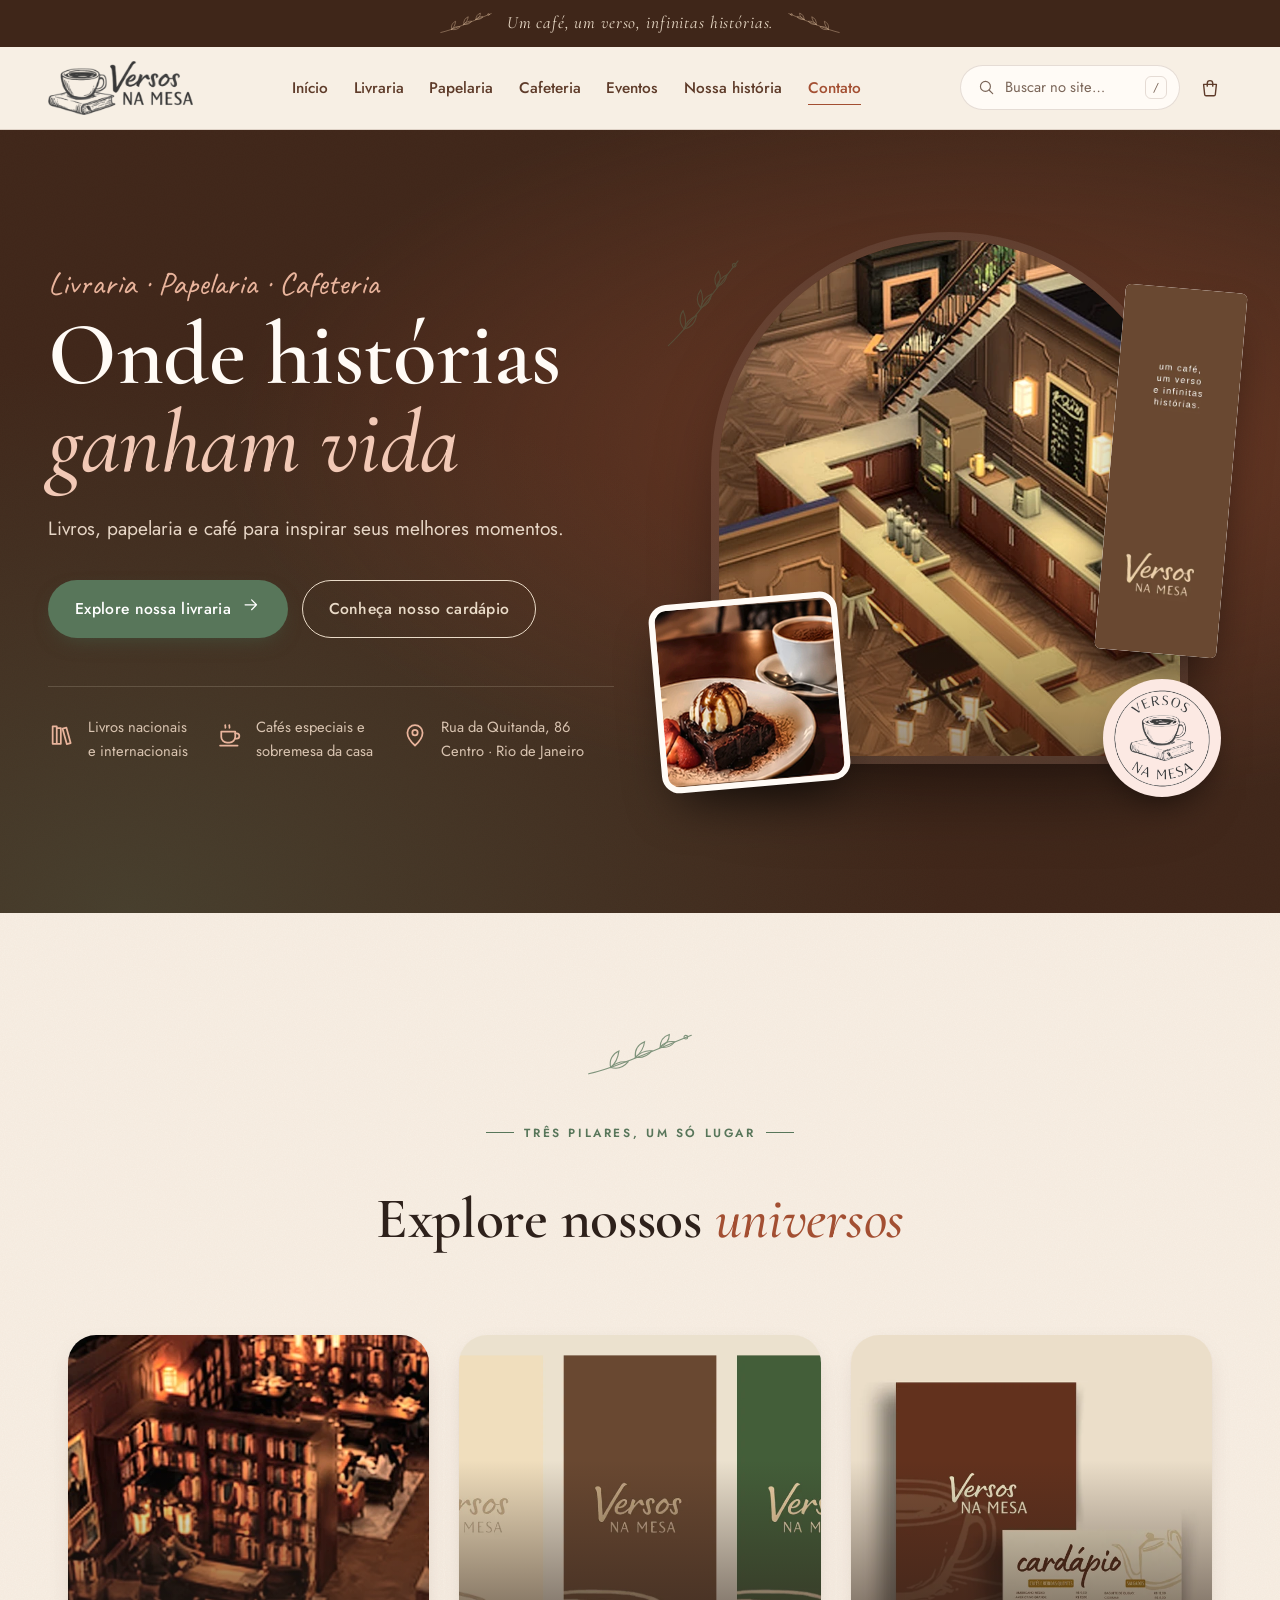
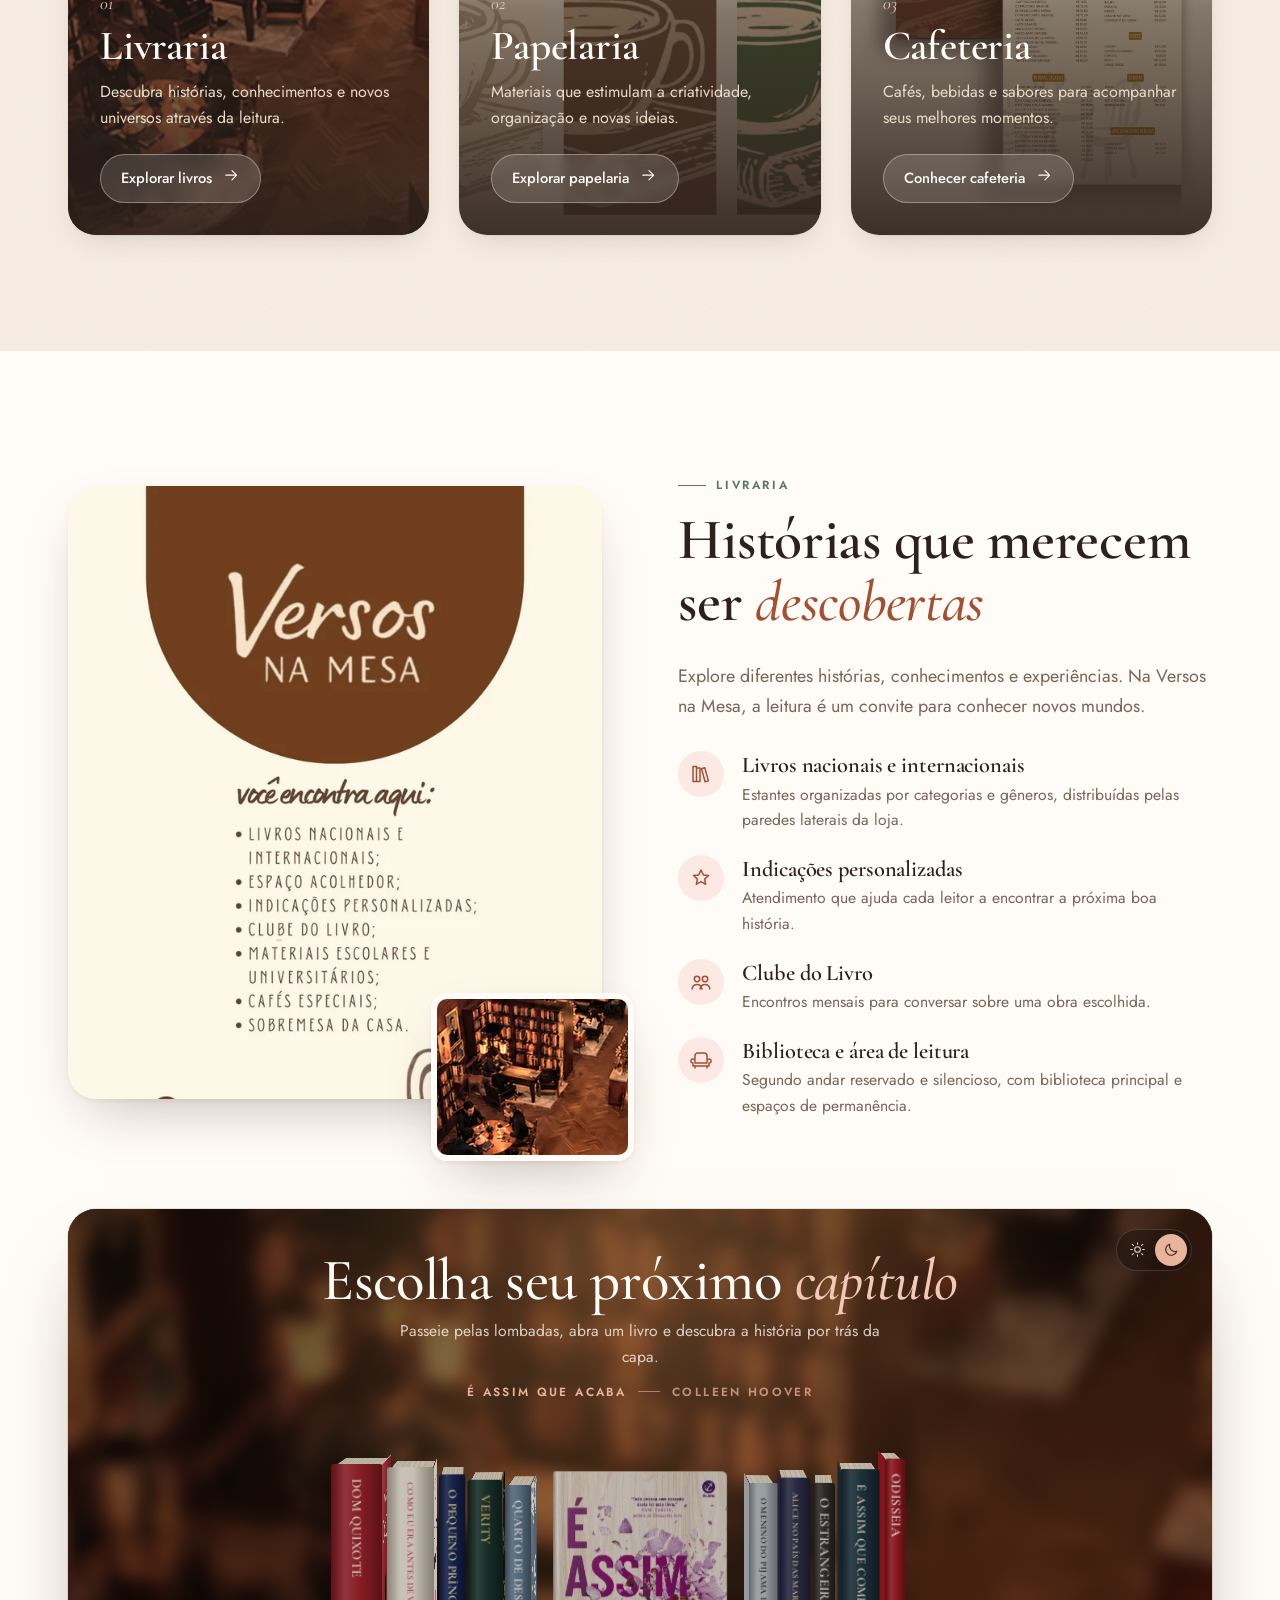
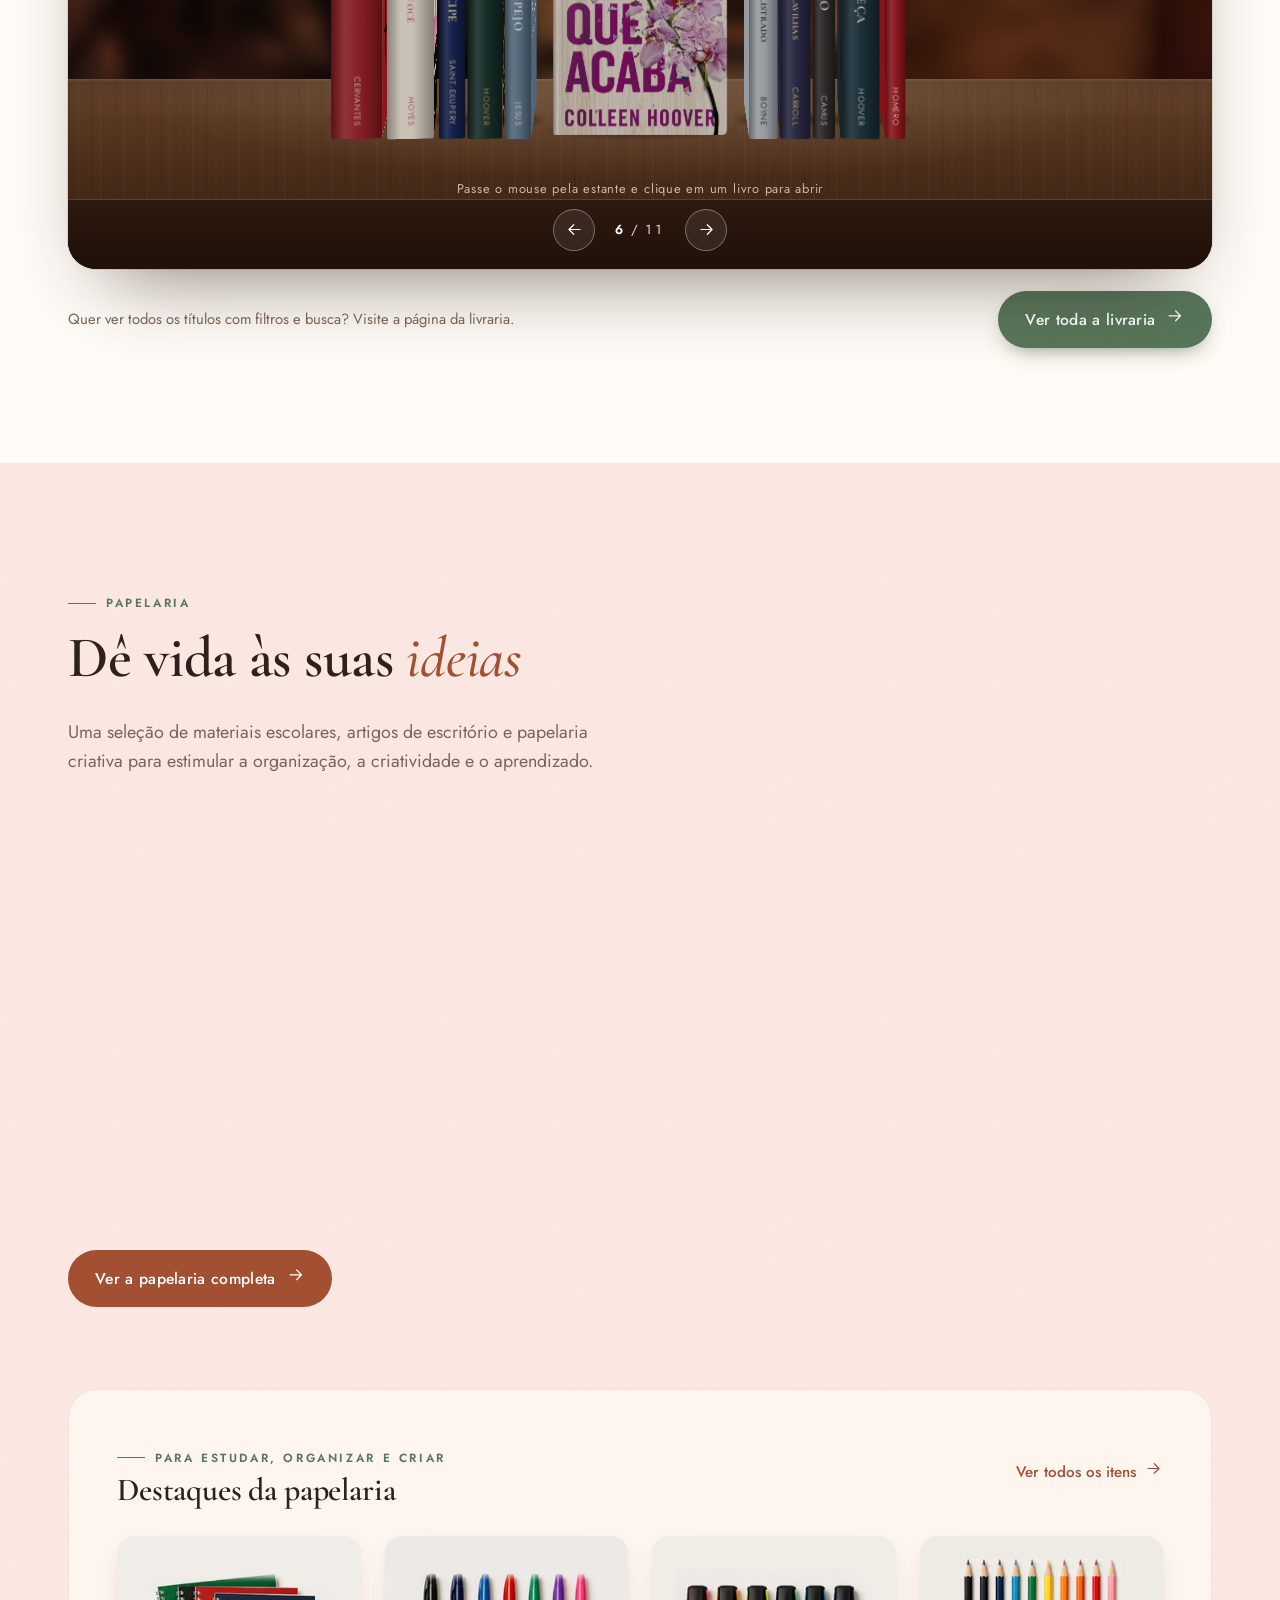
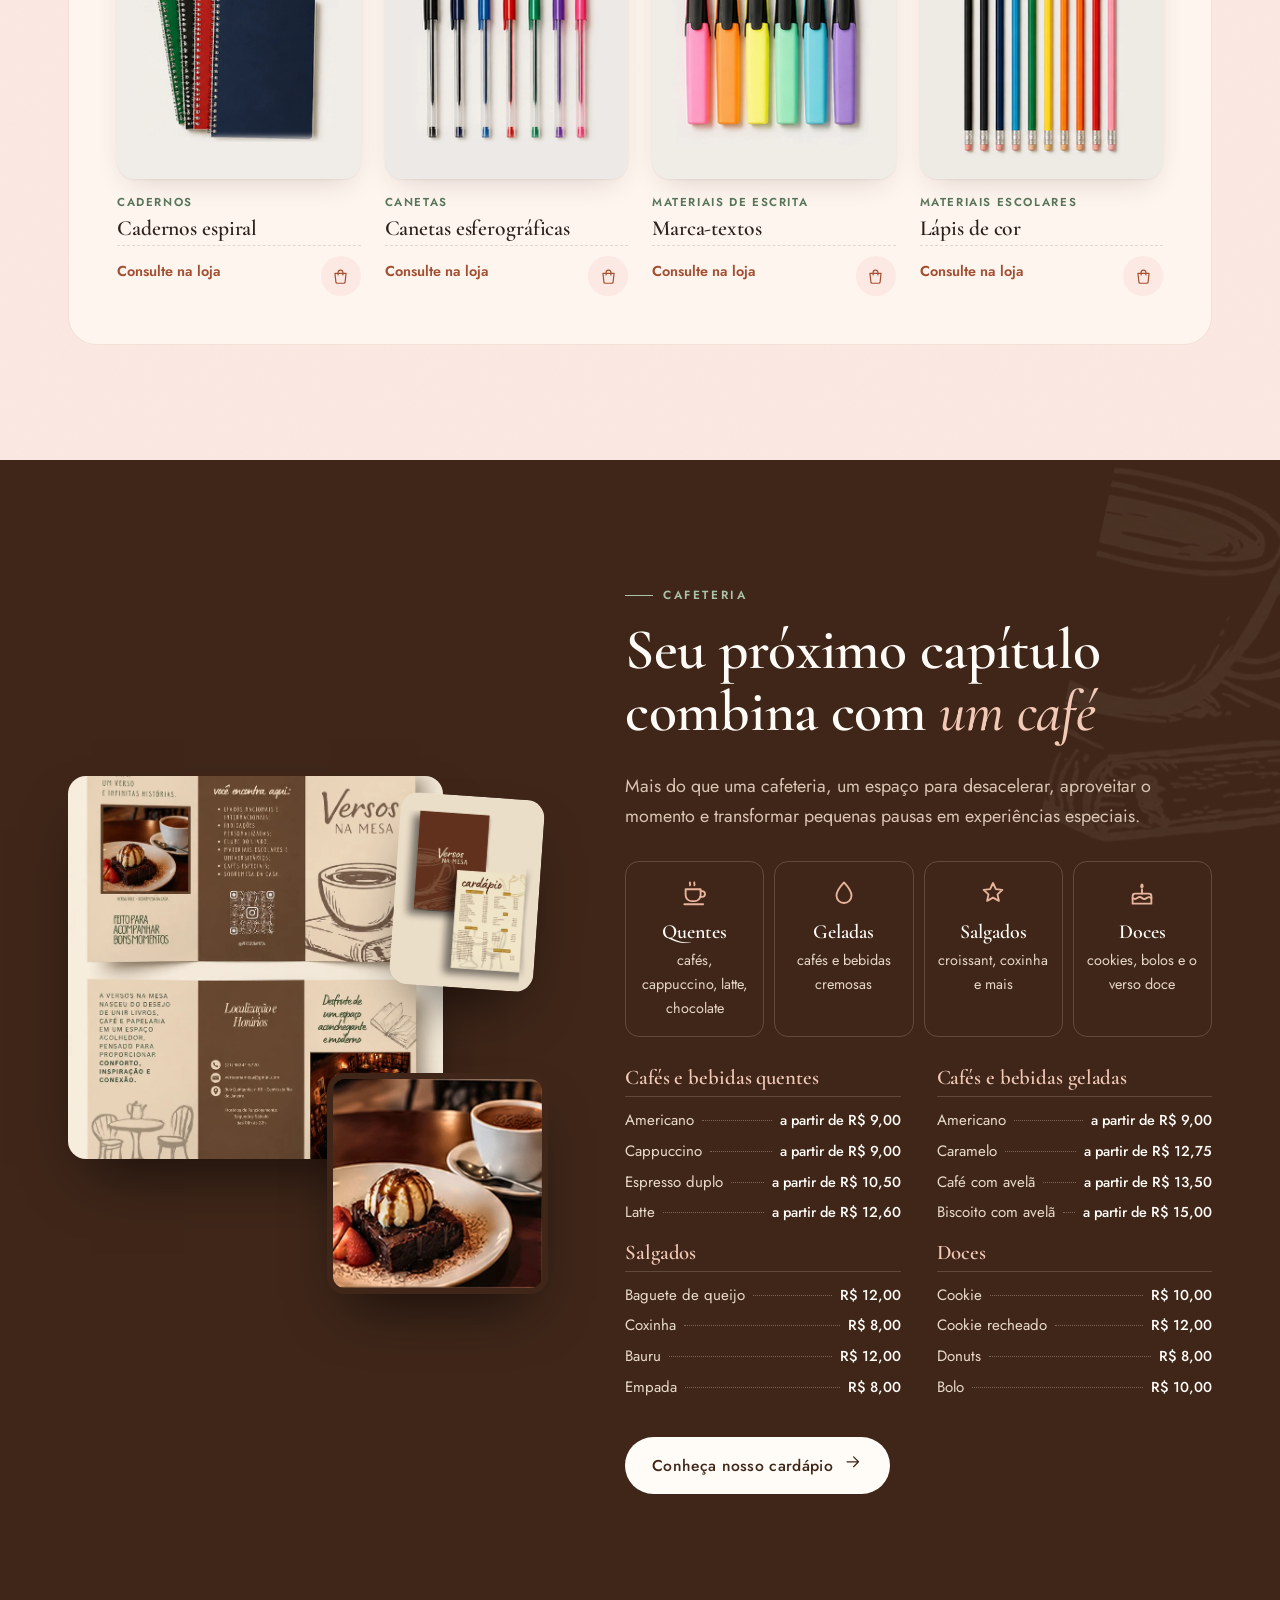
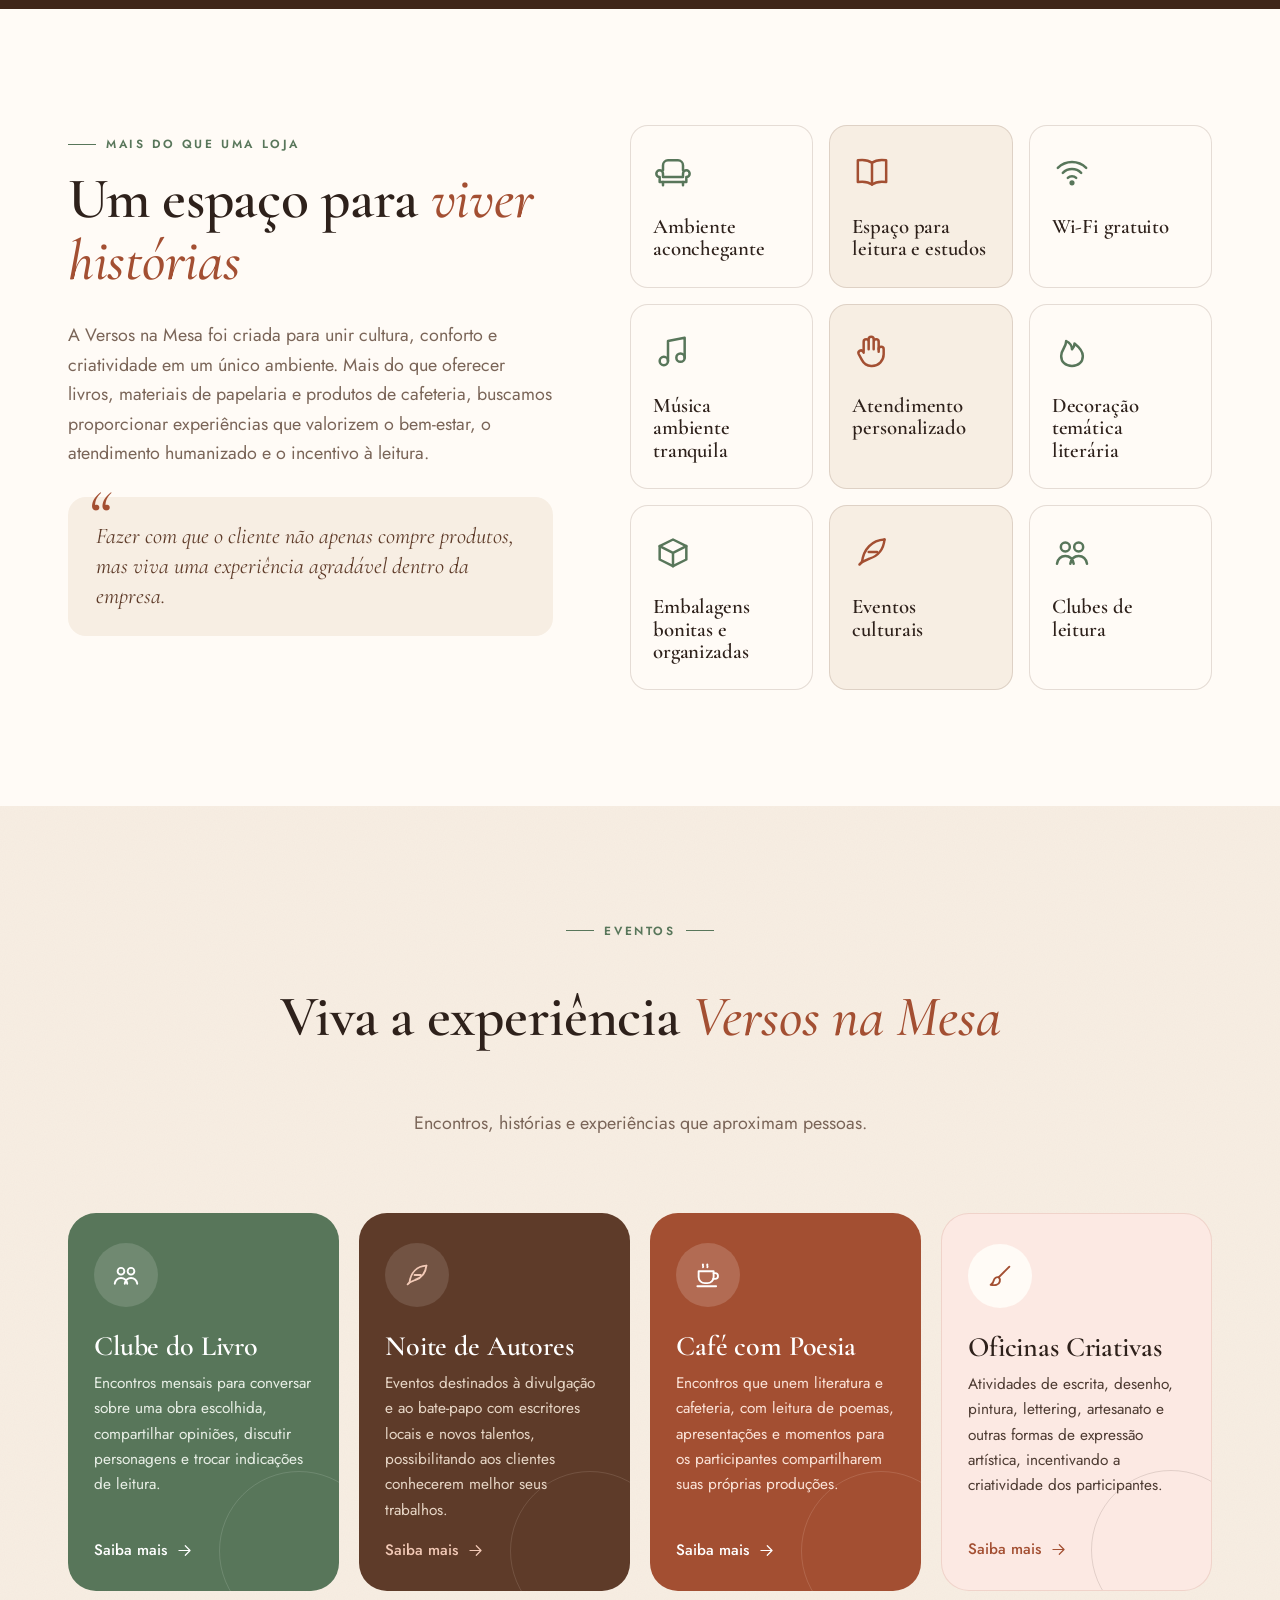
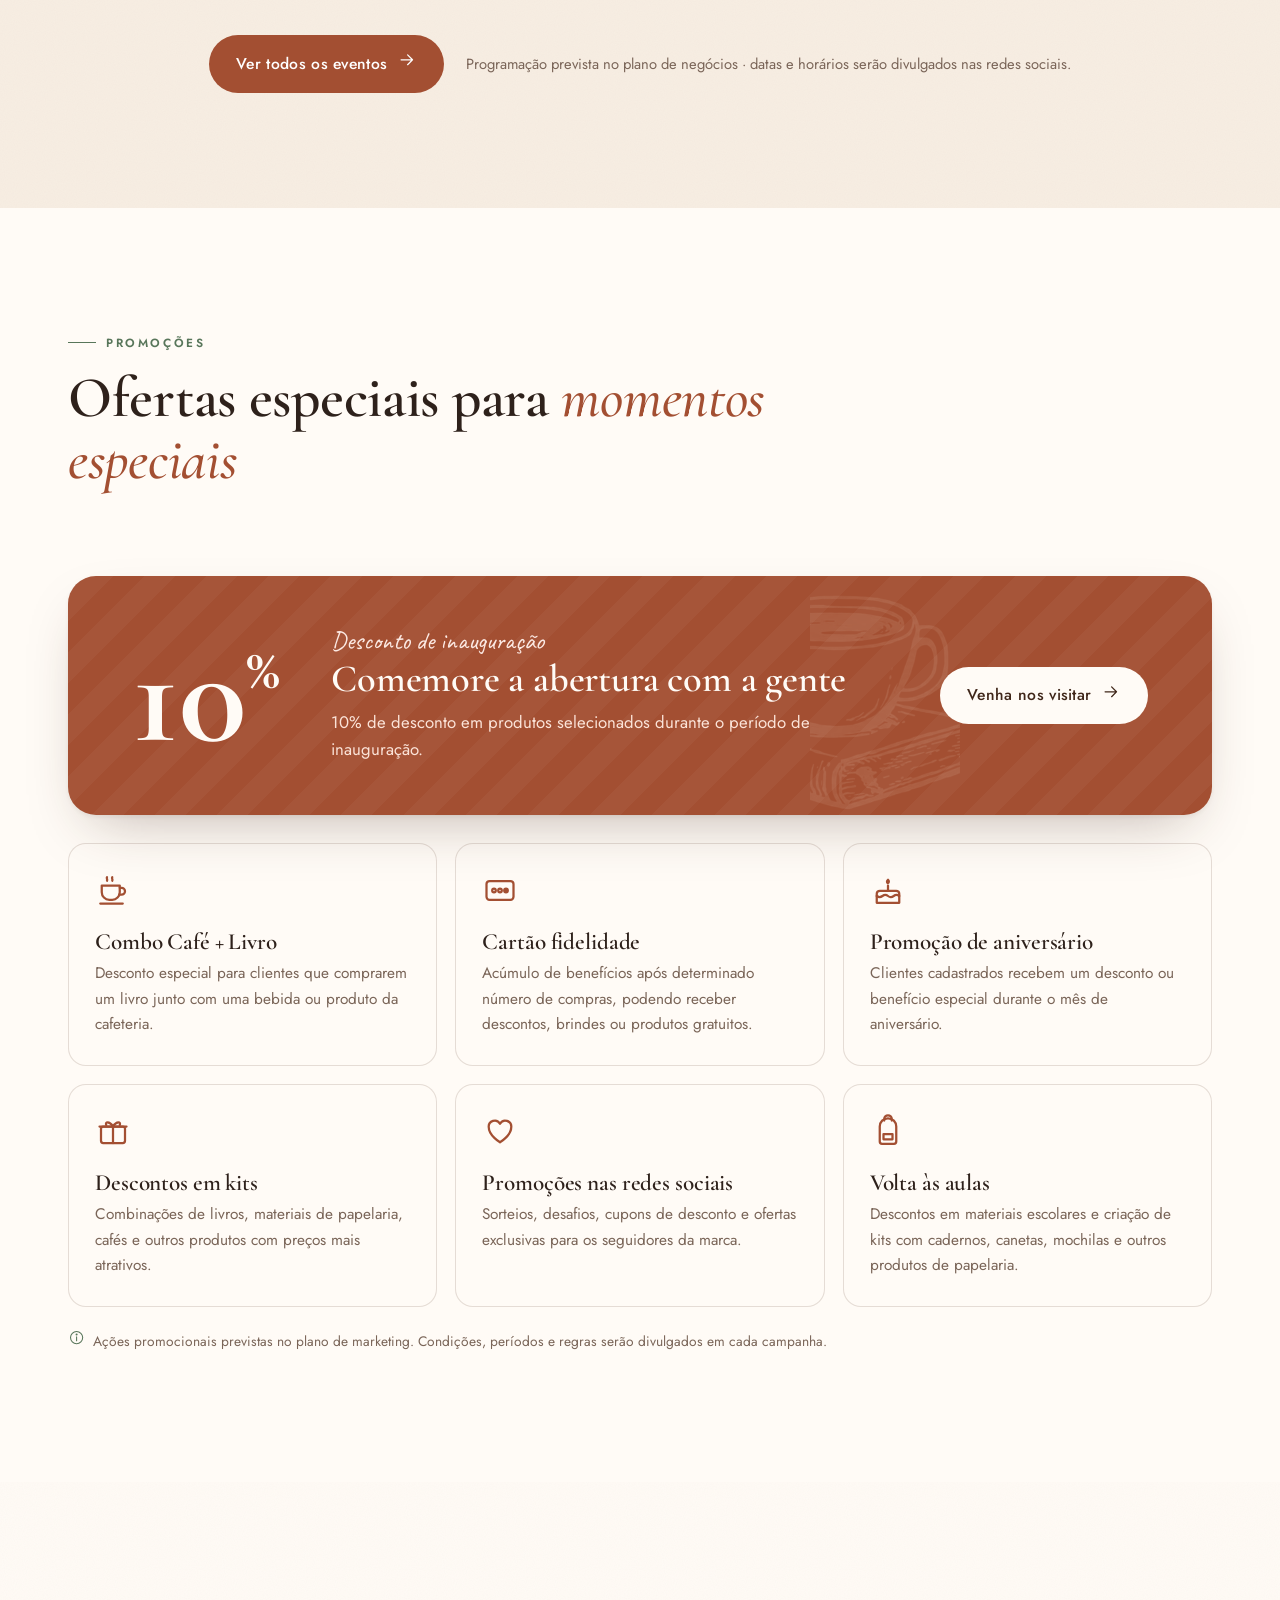
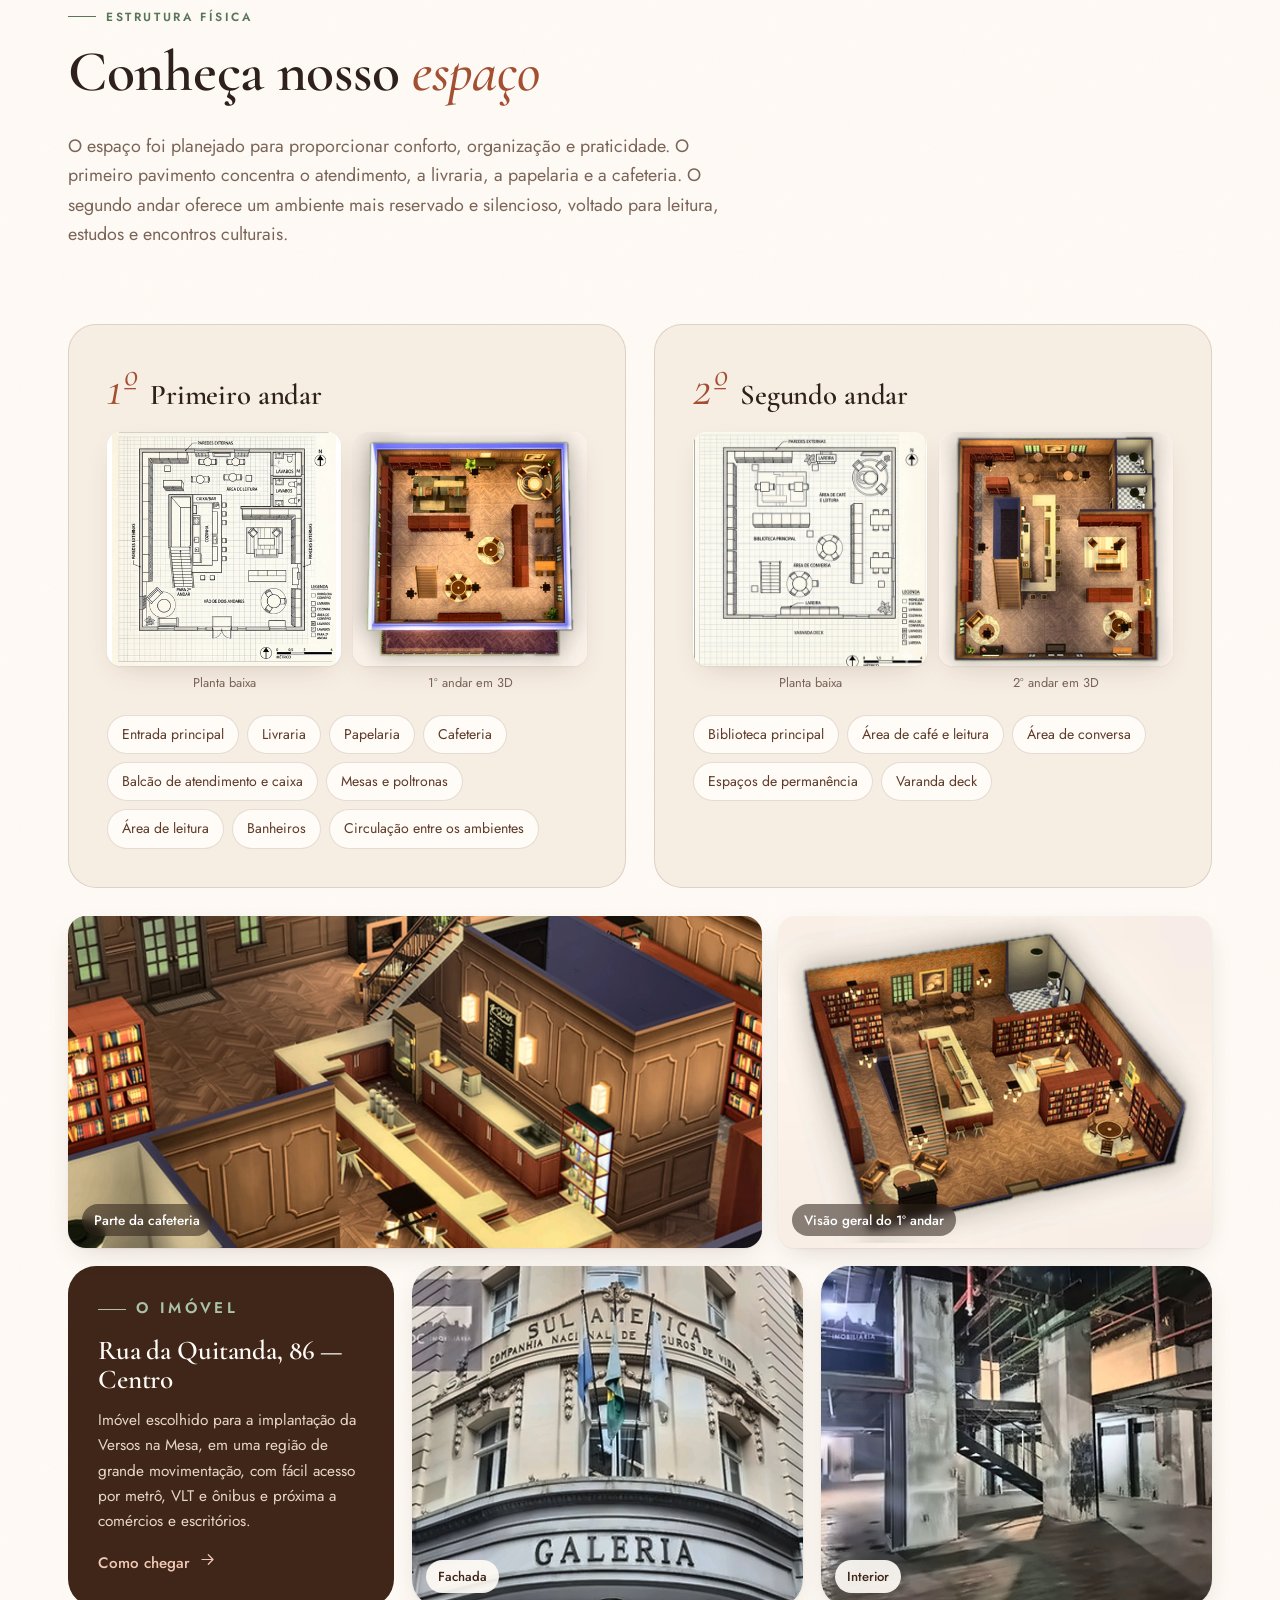
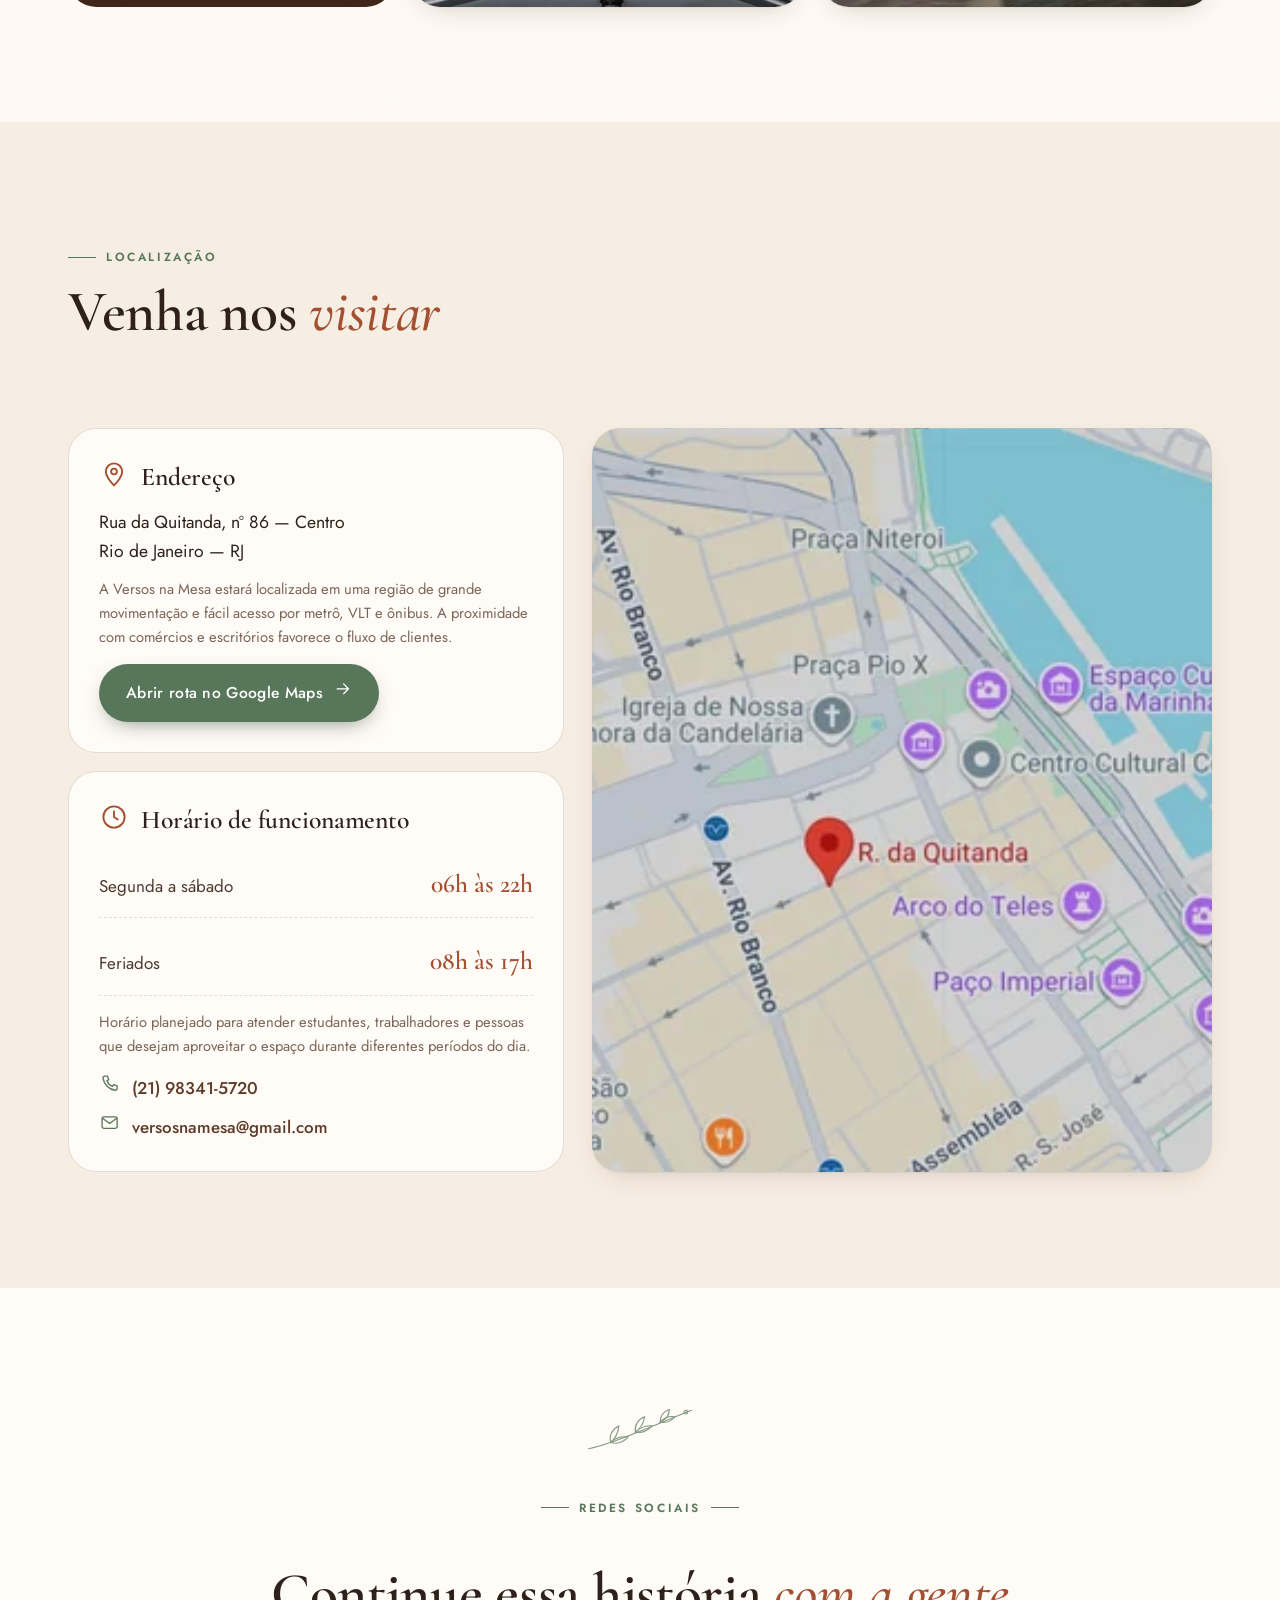
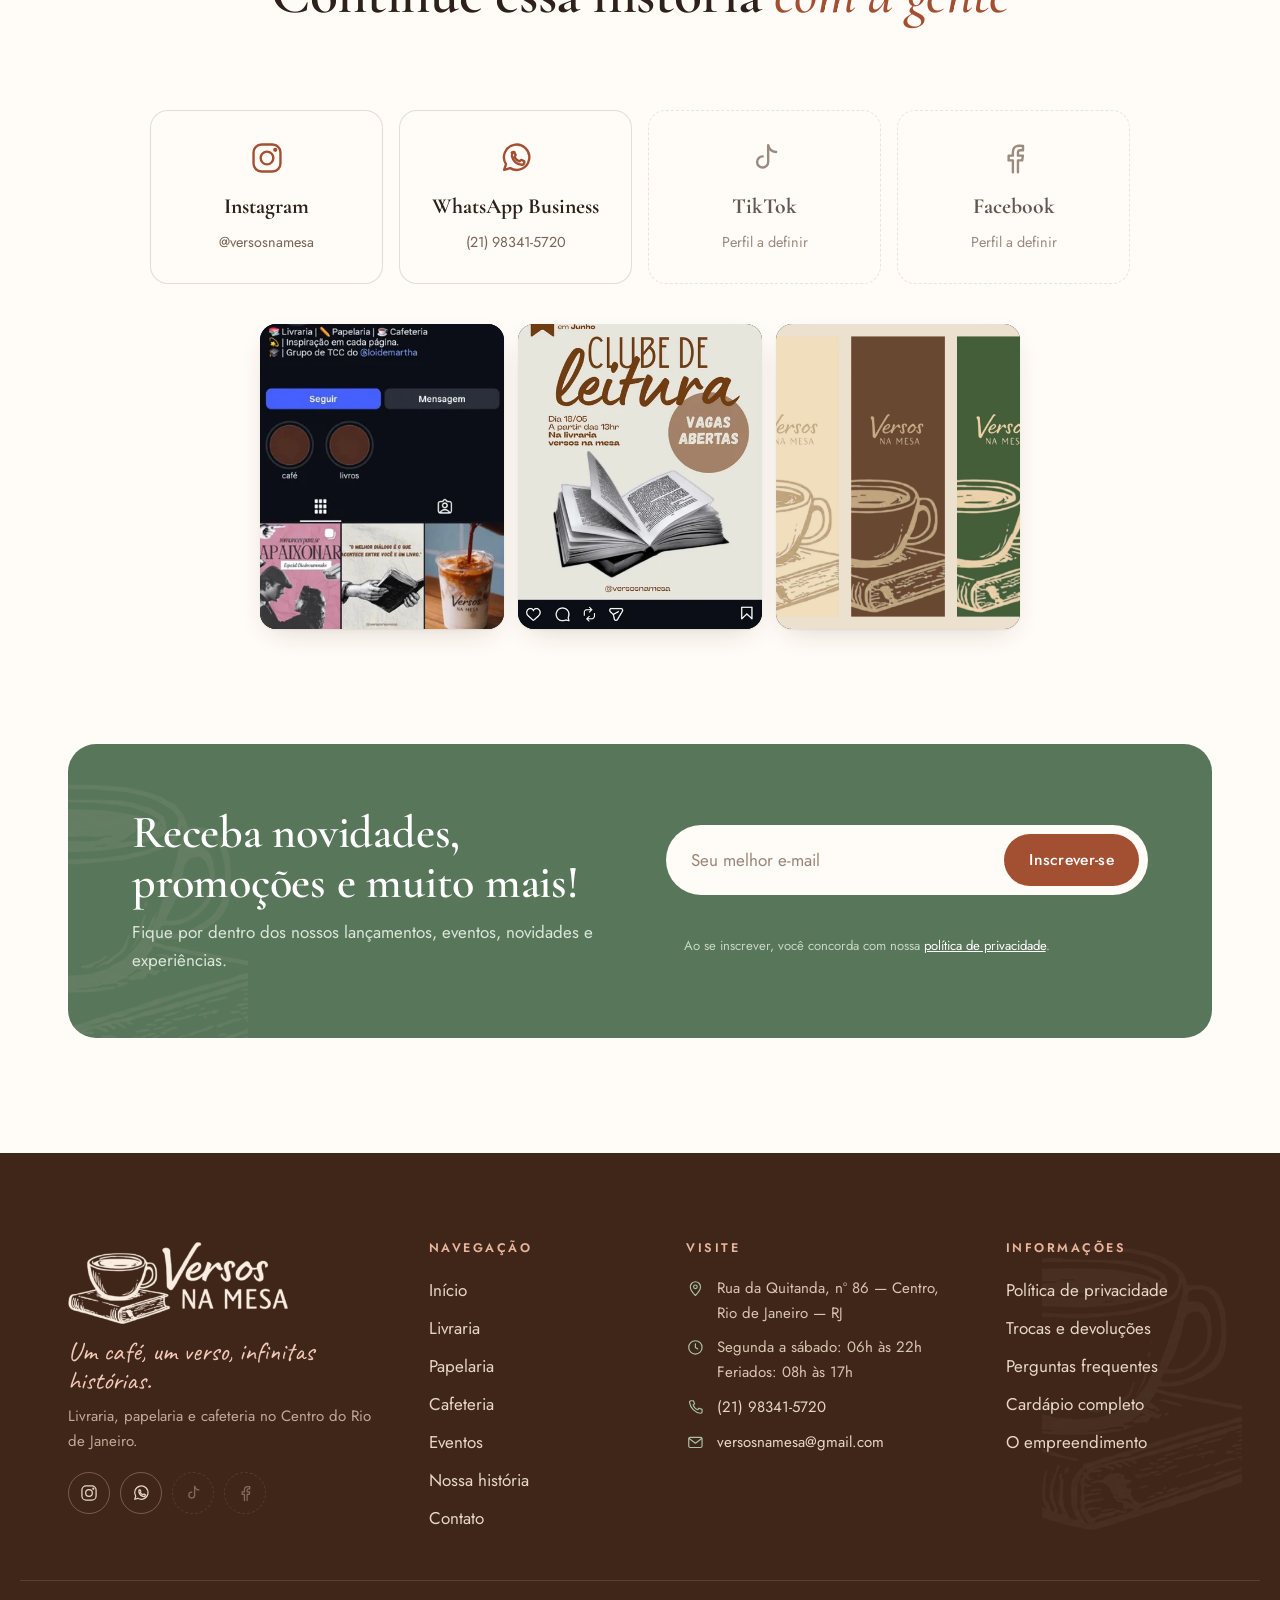
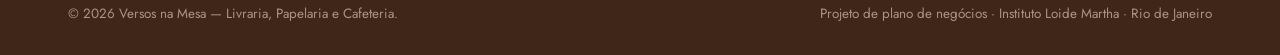
<file: index.html>
<!DOCTYPE html>
<html lang="pt-BR">
<head>
  <meta charset="utf-8">
  <meta name="viewport" content="width=device-width, initial-scale=1">
  <title>Versos na Mesa — Livraria, Papelaria e Cafeteria</title>
  <meta name="description" content="Versos na Mesa: livraria, papelaria e cafeteria no Centro do Rio de Janeiro. Um café, um verso, infinitas histórias.">
  <meta name="theme-color" content="#3F2619">
  <link rel="icon" type="image/png" href="assets/img/favicon.png">
  <link rel="preconnect" href="https://fonts.googleapis.com">
  <link rel="preconnect" href="https://fonts.gstatic.com" crossorigin>
  <link rel="stylesheet" href="assets/css/style.css">
</head>
<body data-pagina="inicio">
  <div id="cabecalho"></div>

  <main id="conteudo">

    <!-- ============ HERO ============ -->
    <section class="hero papel" aria-labelledby="hero-titulo">
      <div class="hero__in">
        <div>
          <span class="manuscrito entrar">Livraria · Papelaria · Cafeteria</span>
          <h1 id="hero-titulo" class="entrar">Onde histórias <em>ganham vida</em></h1>
          <p class="lead entrar">Livros, papelaria e café para inspirar seus melhores momentos.</p>
          <div class="hero__acoes entrar">
            <a class="btn btn--cheio" href="livraria.html">Explore nossa livraria <span data-i="seta"></span></a>
            <a class="btn btn--contorno" href="cardapio.html">Conheça nosso cardápio</a>
          </div>
          <div class="hero__selos entrar">
            <div><span data-i="livros"></span>Livros nacionais<br>e internacionais</div>
            <div><span data-i="xicara"></span>Cafés especiais e<br>sobremesa da casa</div>
            <div><span data-i="local"></span>Rua da Quitanda, 86<br>Centro · Rio de Janeiro</div>
          </div>
        </div>

        <div class="hero__arte" aria-hidden="true">
          <span class="hero__ramo" data-ramo=""></span>
          <div class="hero__arco"><img src="assets/img/3d-cafeteria.webp" alt=""></div>
          <div class="hero__foto hero__foto--b"><img src="assets/img/marcapagina-marrom-slogan.webp" alt=""></div>
          <div class="hero__foto hero__foto--a"><img src="assets/img/foto-verso-doce.webp" alt=""></div>
          <div class="hero__selo"><img src="assets/img/logo-selo.png" alt=""></div>
        </div>
      </div>
    </section>

    <!-- ============ UNIVERSOS ============ -->
    <section class="secao universos papel" aria-labelledby="universos-titulo">
      <div class="envolve">
        <div class="cab-secao cab-secao--centro">
          <span data-ramo=""></span>
          <p class="sobretitulo">Três pilares, um só lugar</p>
          <h2 id="universos-titulo" class="titulo-secao">Explore nossos <em>universos</em></h2>
        </div>
        <div class="universos__grade">
          <a class="universo revelar" href="livraria.html">
            <img src="assets/img/foto-ambiente-livraria.webp" alt="" loading="lazy">
            <div class="universo__corpo">
              <span class="universo__num">01</span>
              <h3>Livraria</h3>
              <p>Descubra histórias, conhecimentos e novos universos através da leitura.</p>
              <span class="pilula">Explorar livros <span data-i="seta"></span></span>
            </div>
          </a>
          <a class="universo universo--papelaria revelar" href="papelaria.html">
            <img src="assets/img/marcapaginas-trio.webp" alt="" loading="lazy">
            <div class="universo__corpo">
              <span class="universo__num">02</span>
              <h3>Papelaria</h3>
              <p>Materiais que estimulam a criatividade, organização e novas ideias.</p>
              <span class="pilula">Explorar papelaria <span data-i="seta"></span></span>
            </div>
          </a>
          <a class="universo revelar" href="#cafeteria">
            <img src="assets/img/cardapio-mockup.webp" alt="" loading="lazy">
            <div class="universo__corpo">
              <span class="universo__num">03</span>
              <h3>Cafeteria</h3>
              <p>Cafés, bebidas e sabores para acompanhar seus melhores momentos.</p>
              <span class="pilula">Conhecer cafeteria <span data-i="seta"></span></span>
            </div>
          </a>
        </div>
      </div>
    </section>

    <!-- ============ LIVRARIA ============ -->
    <section class="secao" id="livraria" aria-labelledby="livraria-titulo">
      <div class="envolve">
        <div class="livraria__topo">
          <div class="livraria__img revelar">
            <img src="assets/img/banner.webp" alt="Banner da Versos na Mesa com a lista do que o cliente encontra: livros nacionais e internacionais, indicações personalizadas, clube do livro, materiais escolares, cafés especiais e sobremesa da casa" loading="lazy" style="aspect-ratio:4/4.6;object-position:top">
            <img class="mini" src="assets/img/foto-ambiente-livraria.webp" alt="Ambiente de livraria com estantes e mesas" loading="lazy">
          </div>
          <div>
            <p class="sobretitulo">Livraria</p>
            <h2 id="livraria-titulo" class="titulo-secao">Histórias que merecem ser <em>descobertas</em></h2>
            <p class="lead">Explore diferentes histórias, conhecimentos e experiências. Na Versos na Mesa, a leitura é um convite para conhecer novos mundos.</p>
            <ul class="linhas" data-livraria-linhas></ul>
          </div>
        </div>

        <div class="estante-secao">
          <div data-estante data-nivel="h3" data-titulo="Escolha seu próximo *capítulo*" data-subtitulo="Passeie pelas lombadas, abra um livro e descubra a história por trás da capa."></div>
          <div class="estante-rodape">
            <p>Quer ver todos os títulos com filtros e busca? Visite a página da livraria.</p>
            <a class="btn btn--cheio" href="livraria.html">Ver toda a livraria <span data-i="seta"></span></a>
          </div>
        </div>
      </div>
    </section>

    <!-- ============ PAPELARIA ============ -->
    <section class="secao papelaria papel" id="papelaria" aria-labelledby="papelaria-titulo">
      <div class="envolve papelaria__grade">
        <div>
          <p class="sobretitulo">Papelaria</p>
          <h2 id="papelaria-titulo" class="titulo-secao">Dê vida às suas <em>ideias</em></h2>
          <p class="lead">Uma seleção de materiais escolares, artigos de escritório e papelaria criativa para estimular a organização, a criatividade e o aprendizado.</p>
          <ul class="categorias" data-papelaria></ul>
          <a class="btn btn--terra" href="papelaria.html">Ver a papelaria completa <span data-i="seta"></span></a>
        </div>
        <div class="brindes revelar">
          <div class="brindes__marcadores">
            <a href="assets/img/marcapagina-creme.webp" data-ampliar="brindes" data-legenda="Marca-página creme"><img src="assets/img/marcapagina-creme.webp" alt="Marca-página creme com a ilustração da xícara sobre o livro" loading="lazy"></a>
            <a href="assets/img/marcapagina-marrom-slogan.webp" data-ampliar="brindes" data-legenda="Marca-página com o slogan"><img src="assets/img/marcapagina-marrom-slogan.webp" alt="Marca-página marrom com o slogan 'um café, um verso e infinitas histórias'" loading="lazy"></a>
            <a href="assets/img/marcapagina-marrom.webp" data-ampliar="brindes" data-legenda="Marca-página marrom"><img src="assets/img/marcapagina-marrom.webp" alt="Marca-página marrom com a logomarca" loading="lazy"></a>
            <a href="assets/img/marcapagina-verde.webp" data-ampliar="brindes" data-legenda="Marca-página verde"><img src="assets/img/marcapagina-verde.webp" alt="Marca-página verde com a logomarca" loading="lazy"></a>
          </div>
          <div class="brindes__ecobags">
            <a href="assets/img/ecobag.webp" data-ampliar="brindes" data-legenda="Ecobag Versos na Mesa"><img src="assets/img/ecobag.webp" alt="Ecobag de algodão cru com a ilustração da marca" loading="lazy"></a>
            <a href="assets/img/ecobag-uso.webp" data-ampliar="brindes" data-legenda="Ecobag com o slogan"><img src="assets/img/ecobag-uso.webp" alt="Pessoa segurando ecobag com o slogan da marca" loading="lazy"></a>
          </div>
          <p class="legenda">Brindes e materiais personalizados da marca</p>
        </div>
      </div>
      <div class="envolve">
        <div class="catalogo catalogo--claro revelar" style="margin-top:clamp(48px,6vw,80px)">
          <div class="catalogo__cab">
            <div><p class="sobretitulo">Para estudar, organizar e criar</p><h3>Destaques da papelaria</h3></div>
            <a class="link-seta" href="papelaria.html">Ver todos os itens <span data-i="seta"></span></a>
          </div>
          <ul class="produtos" data-vitrine="papelaria" data-limite="4"></ul>
        </div>
      </div>
    </section>

    <!-- ============ CAFETERIA ============ -->
    <section class="secao cafeteria" id="cafeteria" aria-labelledby="cafeteria-titulo">
      <img class="cafeteria__ilus" src="assets/img/ilustracao-xicara-clara.png" alt="" aria-hidden="true">
      <div class="envolve cafeteria__grade">
        <div class="cafeteria__fotos revelar">
          <a class="f1" href="assets/img/folder.webp" data-ampliar="cafe" data-legenda="Frente e verso do folder"><img src="assets/img/folder.webp" alt="Folder da Versos na Mesa" loading="lazy"></a>
          <a class="f2" href="assets/img/foto-verso-doce.webp" data-ampliar="cafe" data-legenda="Verso doce — sobremesa da casa"><img src="assets/img/foto-verso-doce.webp" alt="Verso doce, sobremesa da casa, com café" loading="lazy"></a>
          <a class="f3" href="assets/img/cardapio-mockup.webp" data-ampliar="cafe" data-legenda="Frente e verso do cardápio"><img src="assets/img/cardapio-mockup.webp" alt="Cardápio da Versos na Mesa" loading="lazy"></a>
        </div>
        <div>
          <p class="sobretitulo">Cafeteria</p>
          <h2 id="cafeteria-titulo" class="titulo-secao">Seu próximo capítulo combina com <em>um café</em></h2>
          <p class="lead">Mais do que uma cafeteria, um espaço para desacelerar, aproveitar o momento e transformar pequenas pausas em experiências especiais.</p>
          <div class="grupos-menu">
            <div class="grupo-menu"><span data-i="xicara"></span><strong>Quentes</strong>cafés, cappuccino, latte, chocolate</div>
            <div class="grupo-menu"><span data-i="agua"></span><strong>Geladas</strong>cafés e bebidas cremosas</div>
            <div class="grupo-menu"><span data-i="estrela"></span><strong>Salgados</strong>croissant, coxinha e mais</div>
            <div class="grupo-menu"><span data-i="bolo"></span><strong>Doces</strong>cookies, bolos e o verso doce</div>
          </div>
          <div class="cardapio-resumo" data-cardapio-resumo></div>
          <a class="btn btn--claro" href="cardapio.html">Conheça nosso cardápio <span data-i="seta"></span></a>
        </div>
      </div>
    </section>

    <!-- ============ MAIS DO QUE UMA LOJA ============ -->
    <section class="secao" id="experiencia" aria-labelledby="exp-titulo">
      <div class="envolve experiencia__grade">
        <div class="experiencia__texto">
          <p class="sobretitulo">Mais do que uma loja</p>
          <h2 id="exp-titulo" class="titulo-secao">Um espaço para <em>viver histórias</em></h2>
          <p class="lead">A Versos na Mesa foi criada para unir cultura, conforto e criatividade em um único ambiente. Mais do que oferecer livros, materiais de papelaria e produtos de cafeteria, buscamos proporcionar experiências que valorizem o bem-estar, o atendimento humanizado e o incentivo à leitura.</p>
          <blockquote>Fazer com que o cliente não apenas compre produtos, mas viva uma experiência agradável dentro da empresa.</blockquote>
        </div>
        <ul class="diferenciais">
          <li class="diferencial revelar"><span data-i="poltrona"></span><h3>Ambiente aconchegante</h3></li>
          <li class="diferencial revelar"><span data-i="livro-aberto"></span><h3>Espaço para leitura e estudos</h3></li>
          <li class="diferencial revelar"><span data-i="wifi"></span><h3>Wi-Fi gratuito</h3></li>
          <li class="diferencial revelar"><span data-i="musica"></span><h3>Música ambiente tranquila</h3></li>
          <li class="diferencial revelar"><span data-i="mao"></span><h3>Atendimento personalizado</h3></li>
          <li class="diferencial revelar"><span data-i="decoracao"></span><h3>Decoração temática literária</h3></li>
          <li class="diferencial revelar"><span data-i="embalagem"></span><h3>Embalagens bonitas e organizadas</h3></li>
          <li class="diferencial revelar"><span data-i="pena"></span><h3>Eventos culturais</h3></li>
          <li class="diferencial revelar"><span data-i="grupo"></span><h3>Clubes de leitura</h3></li>
        </ul>
      </div>
    </section>

    <!-- ============ EVENTOS ============ -->
    <section class="secao eventos papel" id="eventos" aria-labelledby="eventos-titulo">
      <div class="envolve">
        <div class="cab-secao cab-secao--centro">
          <p class="sobretitulo">Eventos</p>
          <h2 id="eventos-titulo" class="titulo-secao">Viva a experiência <em>Versos na Mesa</em></h2>
          <p class="lead">Encontros, histórias e experiências que aproximam pessoas.</p>
        </div>
        <div class="eventos__grade" data-eventos-home></div>
        <div class="eventos__rodape">
          <a class="btn btn--terra" href="eventos.html">Ver todos os eventos <span data-i="seta"></span></a>
          <p>Programação prevista no plano de negócios · datas e horários serão divulgados nas redes sociais.</p>
        </div>
      </div>
    </section>

    <!-- ============ PROMOÇÕES ============ -->
    <section class="secao" id="promocoes" aria-labelledby="promo-titulo">
      <div class="envolve">
        <div class="cab-secao">
          <div>
            <p class="sobretitulo">Promoções</p>
            <h2 id="promo-titulo" class="titulo-secao">Ofertas especiais para <em>momentos especiais</em></h2>
          </div>
        </div>
        <div class="faixa-promo revelar">
          <img class="faixa-promo__ilus" src="assets/img/ilustracao-xicara-clara.png" alt="" aria-hidden="true">
          <div class="faixa-promo__num">10<small>%</small></div>
          <div>
            <span class="manuscrito">Desconto de inauguração</span>
            <h3>Comemore a abertura com a gente</h3>
            <p>10% de desconto em produtos selecionados durante o período de inauguração.</p>
          </div>
          <a class="btn btn--claro" href="#contato">Venha nos visitar <span data-i="seta"></span></a>
        </div>
        <ul class="promos" data-promocoes></ul>
        <p class="nota-rodape"><span data-i="info"></span>Ações promocionais previstas no plano de marketing. Condições, períodos e regras serão divulgados em cada campanha.</p>
      </div>
    </section>

    <!-- ============ ESPAÇO ============ -->
    <section class="secao espaco papel" id="espaco" aria-labelledby="espaco-titulo">
      <div class="envolve">
        <div class="cab-secao">
          <div>
            <p class="sobretitulo">Estrutura física</p>
            <h2 id="espaco-titulo" class="titulo-secao">Conheça nosso <em>espaço</em></h2>
            <p class="lead">O espaço foi planejado para proporcionar conforto, organização e praticidade. O primeiro pavimento concentra o atendimento, a livraria, a papelaria e a cafeteria. O segundo andar oferece um ambiente mais reservado e silencioso, voltado para leitura, estudos e encontros culturais.</p>
          </div>
        </div>
        <div class="andares">
          <article class="andar revelar">
            <div class="andar__cab"><span>1º</span><h3>Primeiro andar</h3></div>
            <div class="andar__imgs">
              <figure><a class="planta" href="assets/img/planta-1-andar.webp" data-ampliar="espaco" data-legenda="Planta baixa — 1º andar"><img src="assets/img/planta-1-andar.webp" alt="Planta baixa do primeiro andar" loading="lazy"><span class="zoom" data-i="ampliar"></span></a><figcaption>Planta baixa</figcaption></figure>
              <figure><a href="assets/img/3d-1-andar.webp" data-ampliar="espaco" data-legenda="1º andar em 3D"><img src="assets/img/3d-1-andar.webp" alt="Primeiro andar em 3D, vista superior" loading="lazy"><span class="zoom" data-i="ampliar"></span></a><figcaption>1º andar em 3D</figcaption></figure>
            </div>
            <ul class="ambientes"><li>Entrada principal</li><li>Livraria</li><li>Papelaria</li><li>Cafeteria</li><li>Balcão de atendimento e caixa</li><li>Mesas e poltronas</li><li>Área de leitura</li><li>Banheiros</li><li>Circulação entre os ambientes</li></ul>
          </article>
          <article class="andar revelar">
            <div class="andar__cab"><span>2º</span><h3>Segundo andar</h3></div>
            <div class="andar__imgs">
              <figure><a class="planta" href="assets/img/planta-2-andar.webp" data-ampliar="espaco" data-legenda="Planta baixa — 2º andar"><img src="assets/img/planta-2-andar.webp" alt="Planta baixa do segundo andar" loading="lazy"><span class="zoom" data-i="ampliar"></span></a><figcaption>Planta baixa</figcaption></figure>
              <figure><a href="assets/img/3d-2-andar.webp" data-ampliar="espaco" data-legenda="2º andar em 3D"><img src="assets/img/3d-2-andar.webp" alt="Segundo andar em 3D, vista superior" loading="lazy"><span class="zoom" data-i="ampliar"></span></a><figcaption>2º andar em 3D</figcaption></figure>
            </div>
            <ul class="ambientes"><li>Biblioteca principal</li><li>Área de café e leitura</li><li>Área de conversa</li><li>Espaços de permanência</li><li>Varanda deck</li></ul>
          </article>
        </div>
        <div class="galeria-extra galeria-extra--2">
          <a href="assets/img/3d-cafeteria.webp" data-ampliar="espaco" data-legenda="Parte da cafeteria (3D)"><img src="assets/img/3d-cafeteria.webp" alt="Cafeteria em 3D com balcão e estantes" loading="lazy"><span>Parte da cafeteria</span></a>
          <a href="assets/img/3d-visao-geral.webp" data-ampliar="espaco" data-legenda="Visão geral do 1º andar (3D)"><img src="assets/img/3d-visao-geral.webp" alt="Visão geral do primeiro andar em 3D" loading="lazy"><span>Visão geral do 1º andar</span></a>
        </div>
        <div class="imovel revelar">
          <div class="imovel__texto">
            <p class="sobretitulo">O imóvel</p>
            <h3>Rua da Quitanda, 86 — Centro</h3>
            <p>Imóvel escolhido para a implantação da Versos na Mesa, em uma região de grande movimentação, com fácil acesso por metrô, VLT e ônibus e próxima a comércios e escritórios.</p>
            <a class="link-seta" href="#contato">Como chegar <span data-i="seta"></span></a>
          </div>
          <a class="imovel__foto" href="assets/img/local-fachada.webp" data-ampliar="espaco" data-legenda="Fachada do edifício na Rua da Quitanda"><img src="assets/img/local-fachada.webp" alt="Fachada histórica do edifício na Rua da Quitanda, com a inscrição Galeria" loading="lazy"><span>Fachada</span></a>
          <a class="imovel__foto" href="assets/img/local-interior.webp" data-ampliar="espaco" data-legenda="Interior do imóvel"><img src="assets/img/local-interior.webp" alt="Interior amplo do imóvel, com pilares e escada metálica" loading="lazy"><span>Interior</span></a>
        </div>
      </div>
    </section>

    <!-- ============ LOCALIZAÇÃO E HORÁRIO ============ -->
    <section class="secao contato" id="contato" aria-labelledby="contato-titulo">
      <div class="envolve">
        <div class="cab-secao">
          <div>
            <p class="sobretitulo">Localização</p>
            <h2 id="contato-titulo" class="titulo-secao">Venha nos <em>visitar</em></h2>
          </div>
        </div>
        <div class="contato__grade">
          <div class="contato__info">
            <div class="cartao-info revelar">
              <h3><span data-i="local"></span>Endereço</h3>
              <address>Rua da Quitanda, nº 86 — Centro<br>Rio de Janeiro — RJ</address>
              <p class="texto-pequeno">A Versos na Mesa estará localizada em uma região de grande movimentação e fácil acesso por metrô, VLT e ônibus. A proximidade com comércios e escritórios favorece o fluxo de clientes.</p>
              <a class="btn btn--cheio" href="https://www.google.com/maps/dir/?api=1&amp;destination=Rua+da+Quitanda%2C+86+-+Centro%2C+Rio+de+Janeiro+-+RJ" target="_blank" rel="noopener">Abrir rota no Google Maps <span data-i="seta"></span></a>
            </div>
            <div class="cartao-info revelar">
              <h3><span data-i="relogio"></span>Horário de funcionamento</h3>
              <div class="horarios">
                <div><span>Segunda a sábado</span><strong>06h às 22h</strong></div>
                <div><span>Feriados</span><strong>08h às 17h</strong></div>
              </div>
              <p class="texto-pequeno">Horário planejado para atender estudantes, trabalhadores e pessoas que desejam aproveitar o espaço durante diferentes períodos do dia.</p>
              <div class="contatos-lista">
                <a href="tel:+5521983415720"><span data-i="telefone"></span>(21) 98341-5720</a>
                <a href="mailto:versosnamesa@gmail.com"><span data-i="email"></span>versosnamesa@gmail.com</a>
              </div>
            </div>
          </div>
          <div class="mapa revelar">
            <iframe title="Mapa: Rua da Quitanda, 86 — Centro, Rio de Janeiro" src="https://maps.google.com/maps?q=Rua%20da%20Quitanda%2C%2086%20-%20Centro%2C%20Rio%20de%20Janeiro%20-%20RJ&amp;z=17&amp;output=embed" loading="lazy" referrerpolicy="no-referrer-when-downgrade" allowfullscreen></iframe>
          </div>
        </div>
      </div>
    </section>

    <!-- ============ REDES ============ -->
    <section class="secao redes-sec" id="redes" aria-labelledby="redes-titulo">
      <div class="envolve">
        <div class="cab-secao cab-secao--centro">
          <span data-ramo=""></span>
          <p class="sobretitulo">Redes sociais</p>
          <h2 id="redes-titulo" class="titulo-secao">Continue essa história <em>com a gente</em></h2>
        </div>
        <ul class="redes-grade" data-redes></ul>
        <div class="instagram-preview">
          <a href="assets/img/instagram-perfil.webp" data-ampliar="insta" data-legenda="Perfil da empresa no Instagram"><img src="assets/img/instagram-perfil.webp" alt="Prévia do perfil @versosnamesa no Instagram" loading="lazy"></a>
          <a href="assets/img/post-clube-leitura.webp" data-ampliar="insta" data-legenda="Post: Clube de Leitura"><img src="assets/img/post-clube-leitura.webp" alt="Post do Instagram anunciando o Clube de Leitura" loading="lazy"></a>
          <a href="assets/img/marcapaginas-trio.webp" data-ampliar="insta" data-legenda="Marca-páginas da marca"><img src="assets/img/marcapaginas-trio.webp" alt="Marca-páginas da Versos na Mesa" loading="lazy"></a>
        </div>
      </div>
    </section>

    <!-- ============ NEWSLETTER ============ -->
    <section class="secao" style="padding-top:0" aria-labelledby="news-titulo">
      <div class="envolve">
        <div class="newsletter revelar">
          <img class="newsletter__ilus" src="assets/img/ilustracao-xicara-clara.png" alt="" aria-hidden="true">
          <div>
            <h2 id="news-titulo">Receba novidades, promoções e muito mais!</h2>
            <p>Fique por dentro dos nossos lançamentos, eventos, novidades e experiências.</p>
          </div>
          <form class="form-news" data-newsletter novalidate>
            <div class="form-news__linha">
              <label for="news-email" class="sr">Seu e-mail</label>
              <input id="news-email" type="email" name="email" placeholder="Seu melhor e-mail" autocomplete="email" aria-describedby="news-msg">
              <button class="btn btn--terra" type="submit">Inscrever-se</button>
            </div>
            <p class="form-msg" id="news-msg" aria-live="polite"></p>
            <small>Ao se inscrever, você concorda com nossa <a href="informacoes.html#privacidade" style="color:#fff">política de privacidade</a>.</small>
          </form>
        </div>
      </div>
    </section>
  </main>

  <div id="rodape"></div>

  <script src="assets/js/icons.js"></script>
  <script src="assets/js/data.js"></script>
  <script src="assets/js/main.js"></script>
  <script src="assets/js/estante.js"></script>
</body>
</html>
</file>
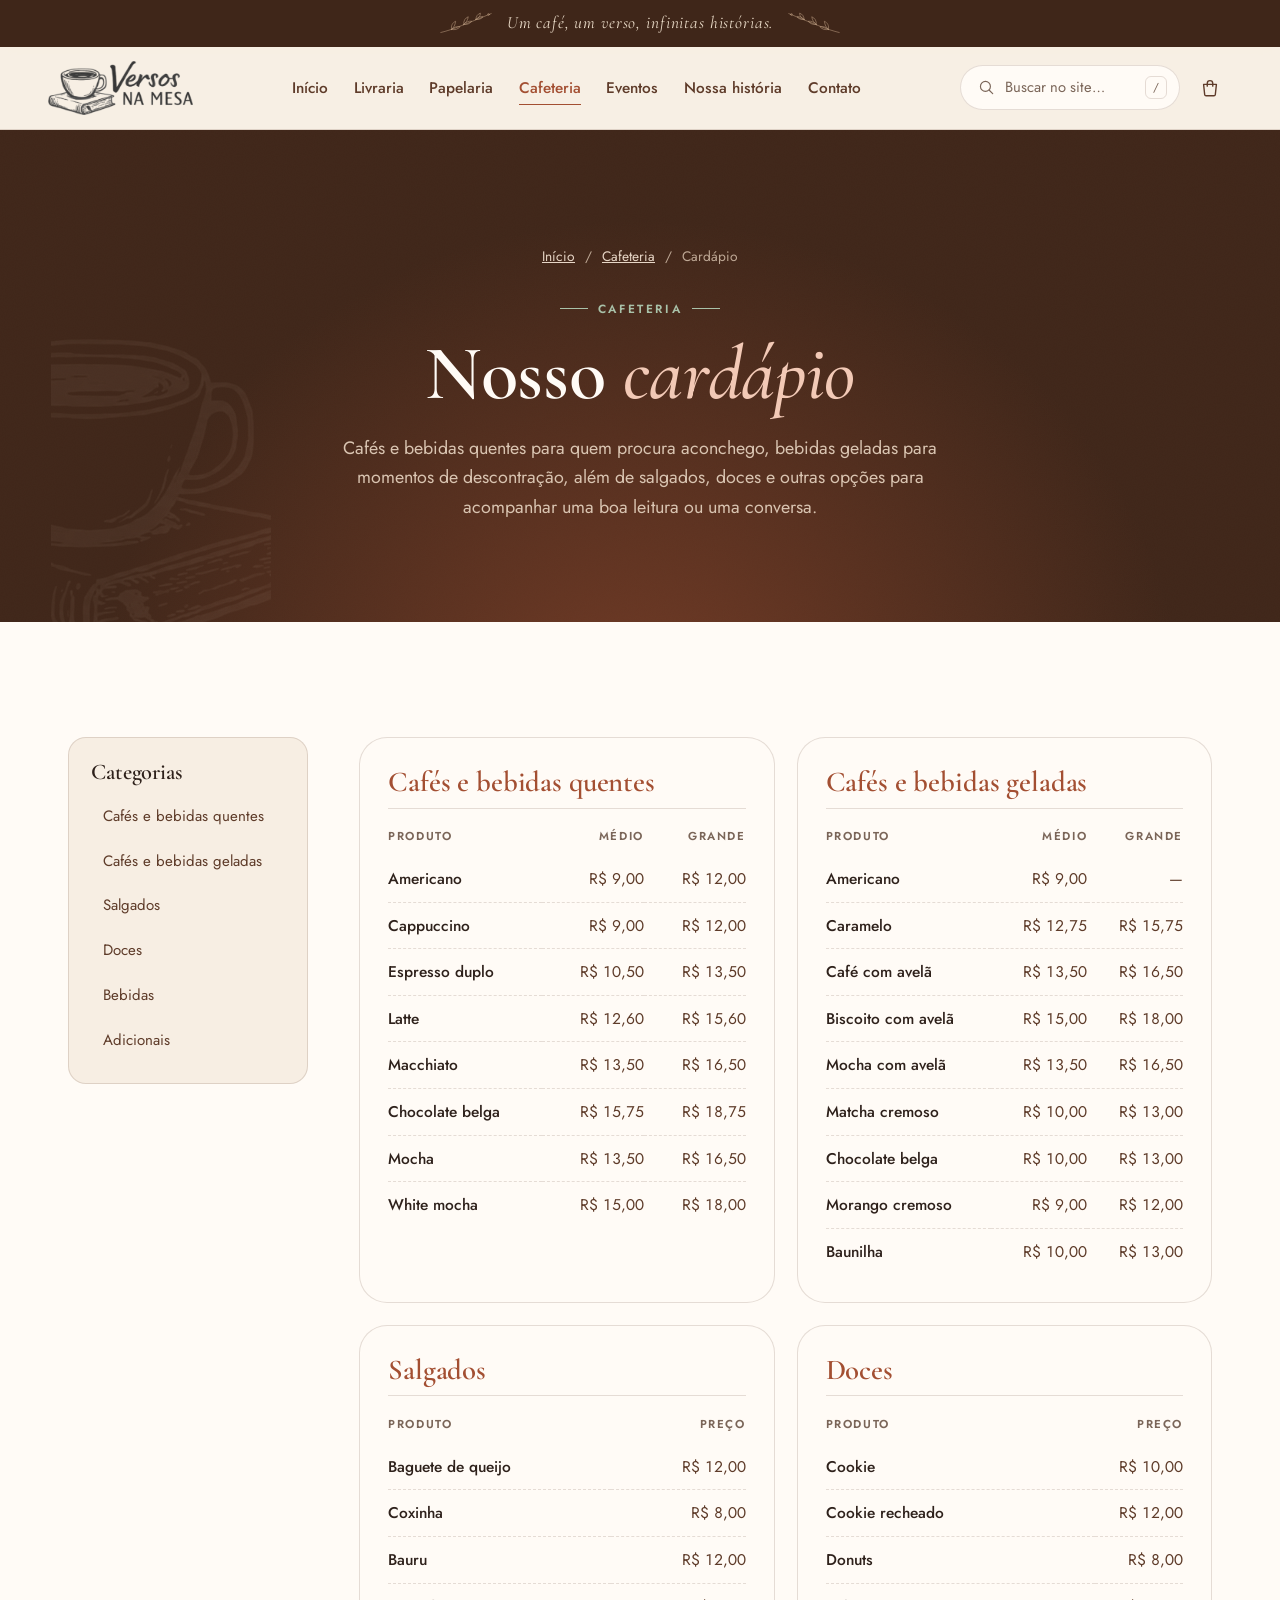
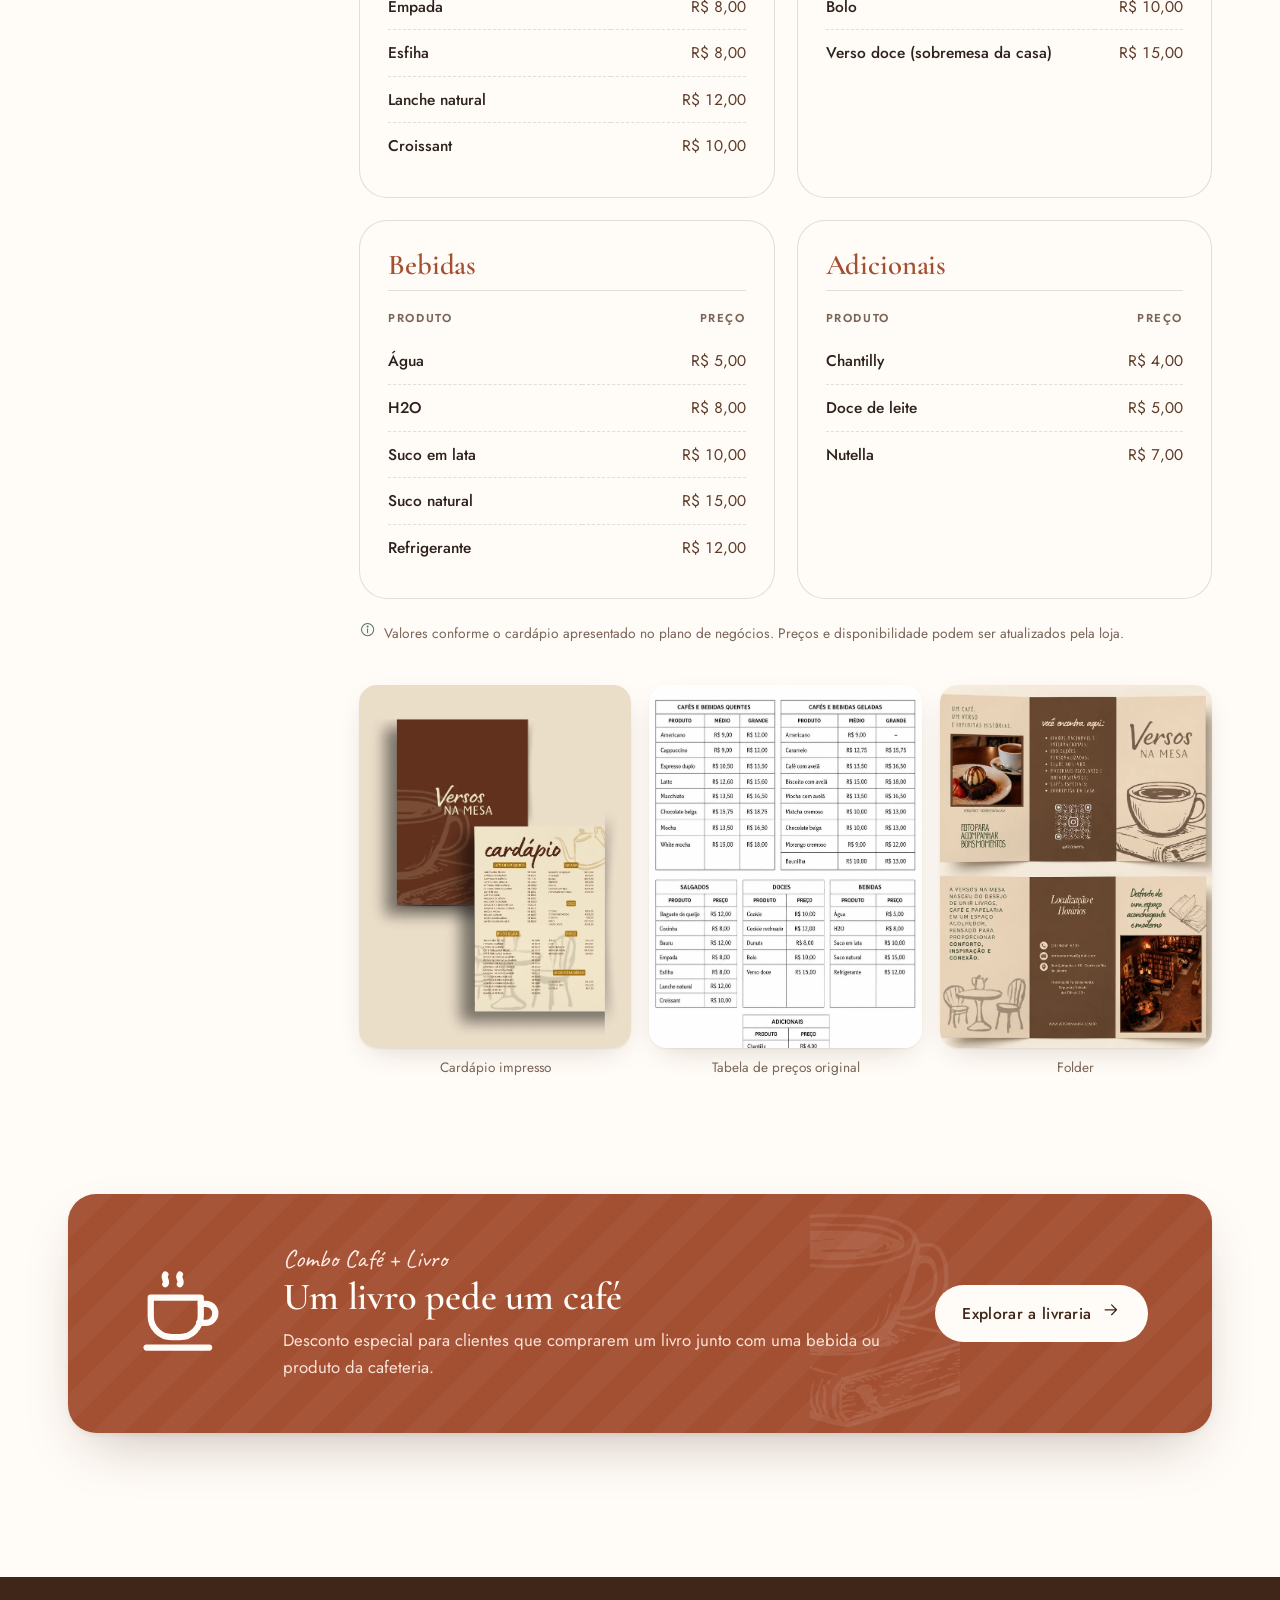
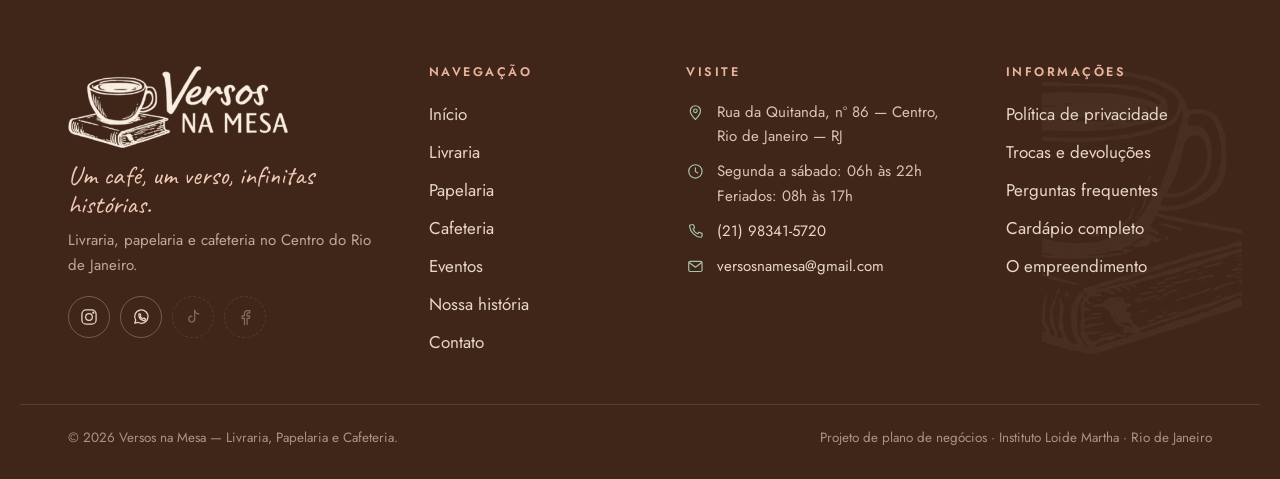
<file: cardapio.html>
<!DOCTYPE html>
<html lang="pt-BR">
<head>
  <meta charset="utf-8">
  <meta name="viewport" content="width=device-width, initial-scale=1">
  <title>Cardápio — Versos na Mesa</title>
  <meta name="description" content="Cardápio da cafeteria Versos na Mesa: cafés e bebidas quentes e geladas, salgados, doces, bebidas e adicionais.">
  <meta name="theme-color" content="#3F2619">
  <link rel="icon" type="image/png" href="assets/img/favicon.png">
  <link rel="stylesheet" href="assets/css/style.css">
</head>
<body data-pagina="cafeteria">
  <div id="cabecalho"></div>
  <main id="conteudo">
    <header class="cab-pagina papel">
      <img class="cab-pagina__ilus" src="assets/img/ilustracao-xicara-clara.png" alt="" aria-hidden="true">
      <nav class="migalhas" aria-label="Você está em"><a href="index.html">Início</a><span>/</span><a href="index.html#cafeteria">Cafeteria</a><span>/</span><span aria-current="page">Cardápio</span></nav>
      <p class="sobretitulo">Cafeteria</p>
      <h1>Nosso <em>cardápio</em></h1>
      <p class="lead">Cafés e bebidas quentes para quem procura aconchego, bebidas geladas para momentos de descontração, além de salgados, doces e outras opções para acompanhar uma boa leitura ou uma conversa.</p>
    </header>

    <section class="secao">
      <div class="envolve cardapio-layout">
        <aside class="cardapio-indice" aria-label="Categorias do cardápio">
          <h2>Categorias</h2>
          <ul data-cardapio-indice></ul>
        </aside>
        <div>
          <div class="cardapio-grade" data-cardapio-completo></div>
          <p class="nota-rodape"><span data-i="info"></span>Valores conforme o cardápio apresentado no plano de negócios. Preços e disponibilidade podem ser atualizados pela loja.</p>

          <div class="cardapio-original">
            <figure><a href="assets/img/cardapio-mockup.webp" data-ampliar="cardapio" data-legenda="Frente e verso do cardápio"><img src="assets/img/cardapio-mockup.webp" alt="Frente e verso do cardápio impresso" loading="lazy"></a><figcaption>Cardápio impresso</figcaption></figure>
            <figure><a href="assets/img/cardapio-tabela.webp" data-ampliar="cardapio" data-legenda="Tabela de preços do cardápio"><img src="assets/img/cardapio-tabela.webp" alt="Tabela de preços original do cardápio" loading="lazy"></a><figcaption>Tabela de preços original</figcaption></figure>
            <figure><a href="assets/img/folder.webp" data-ampliar="cardapio" data-legenda="Frente e verso do folder"><img src="assets/img/folder.webp" alt="Folder da Versos na Mesa" loading="lazy"></a><figcaption>Folder</figcaption></figure>
          </div>
        </div>
      </div>
    </section>

    <section class="secao" style="padding-top:0">
      <div class="envolve">
        <div class="faixa-promo">
          <img class="faixa-promo__ilus" src="assets/img/ilustracao-xicara-clara.png" alt="" aria-hidden="true">
          <div class="faixa-promo__num" style="font-size:clamp(3rem,7vw,5rem)"><span data-i="xicara"></span></div>
          <div>
            <span class="manuscrito">Combo Café + Livro</span>
            <h3>Um livro pede um café</h3>
            <p>Desconto especial para clientes que comprarem um livro junto com uma bebida ou produto da cafeteria.</p>
          </div>
          <a class="btn btn--claro" href="livraria.html">Explorar a livraria <span data-i="seta"></span></a>
        </div>
      </div>
    </section>
  </main>
  <div id="rodape"></div>
  <script src="assets/js/icons.js"></script>
  <script src="assets/js/data.js"></script>
  <script src="assets/js/main.js"></script>
</body>
</html>
</file>
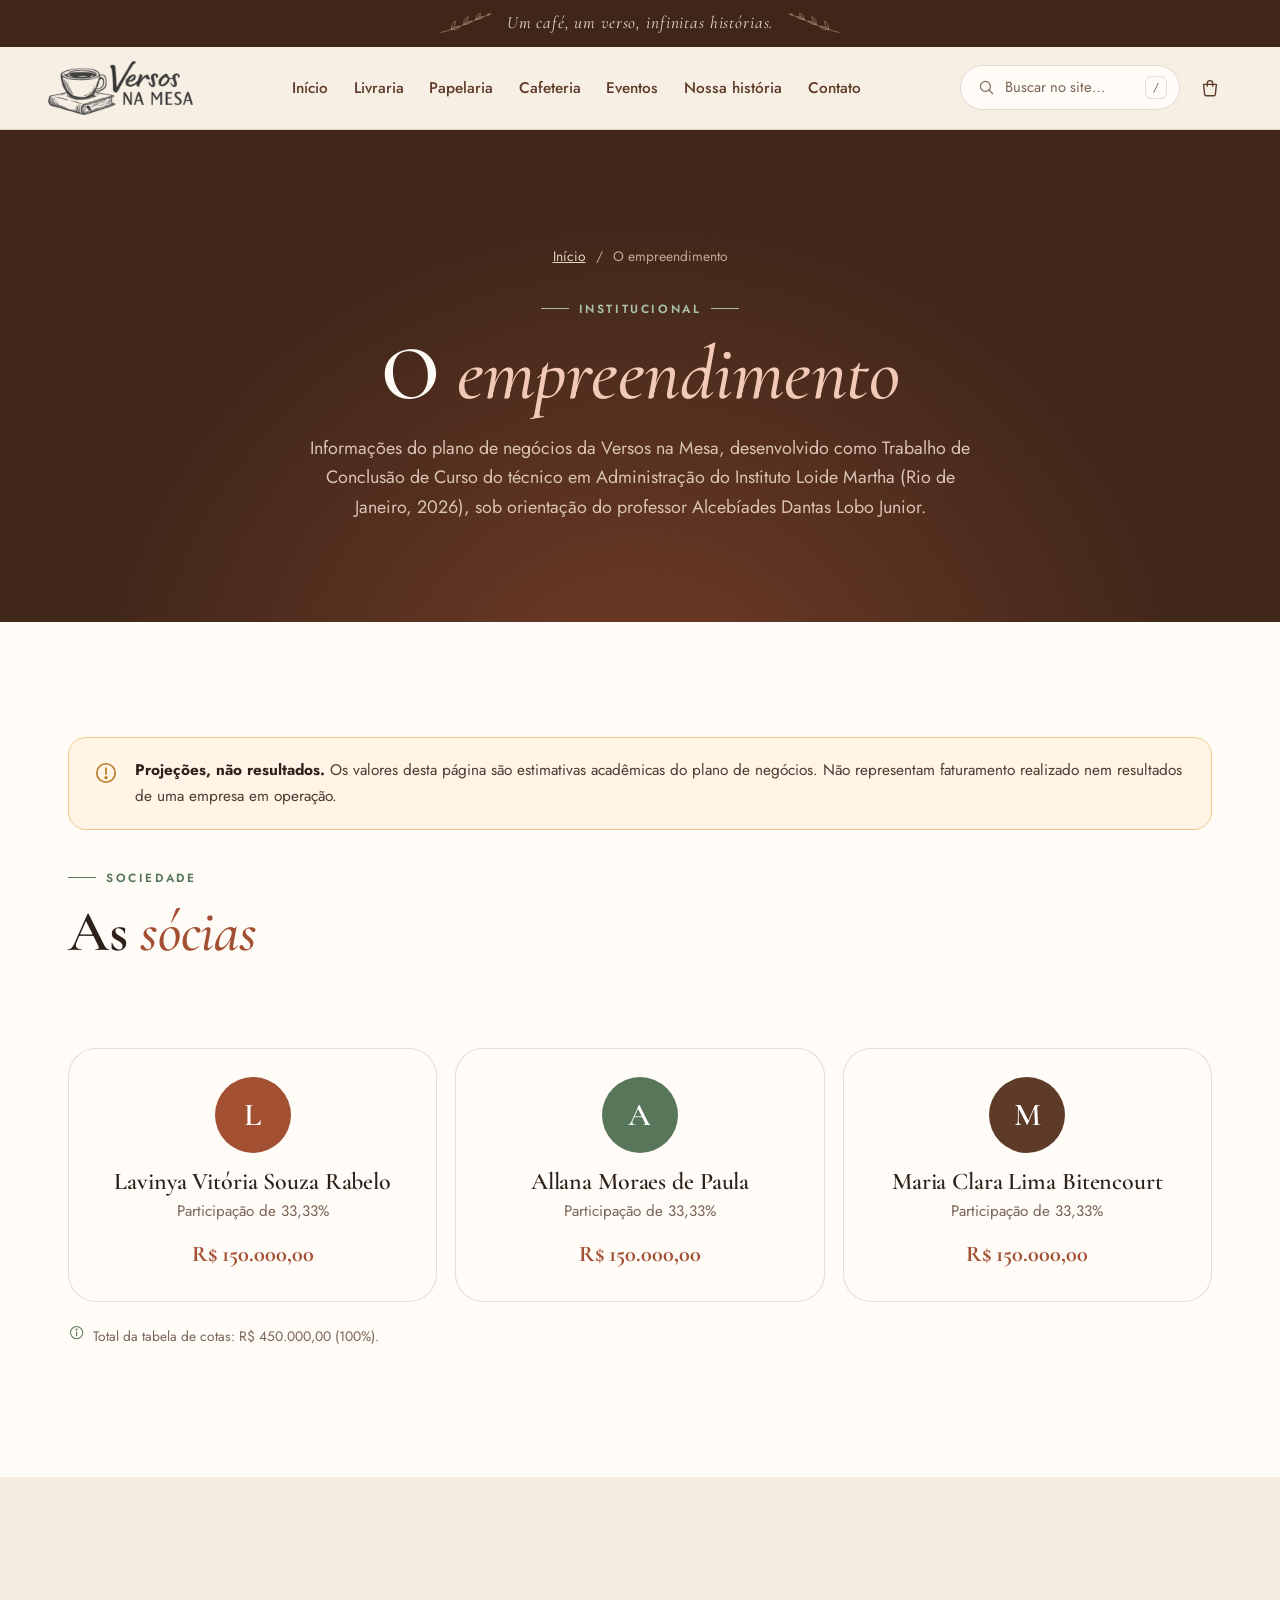
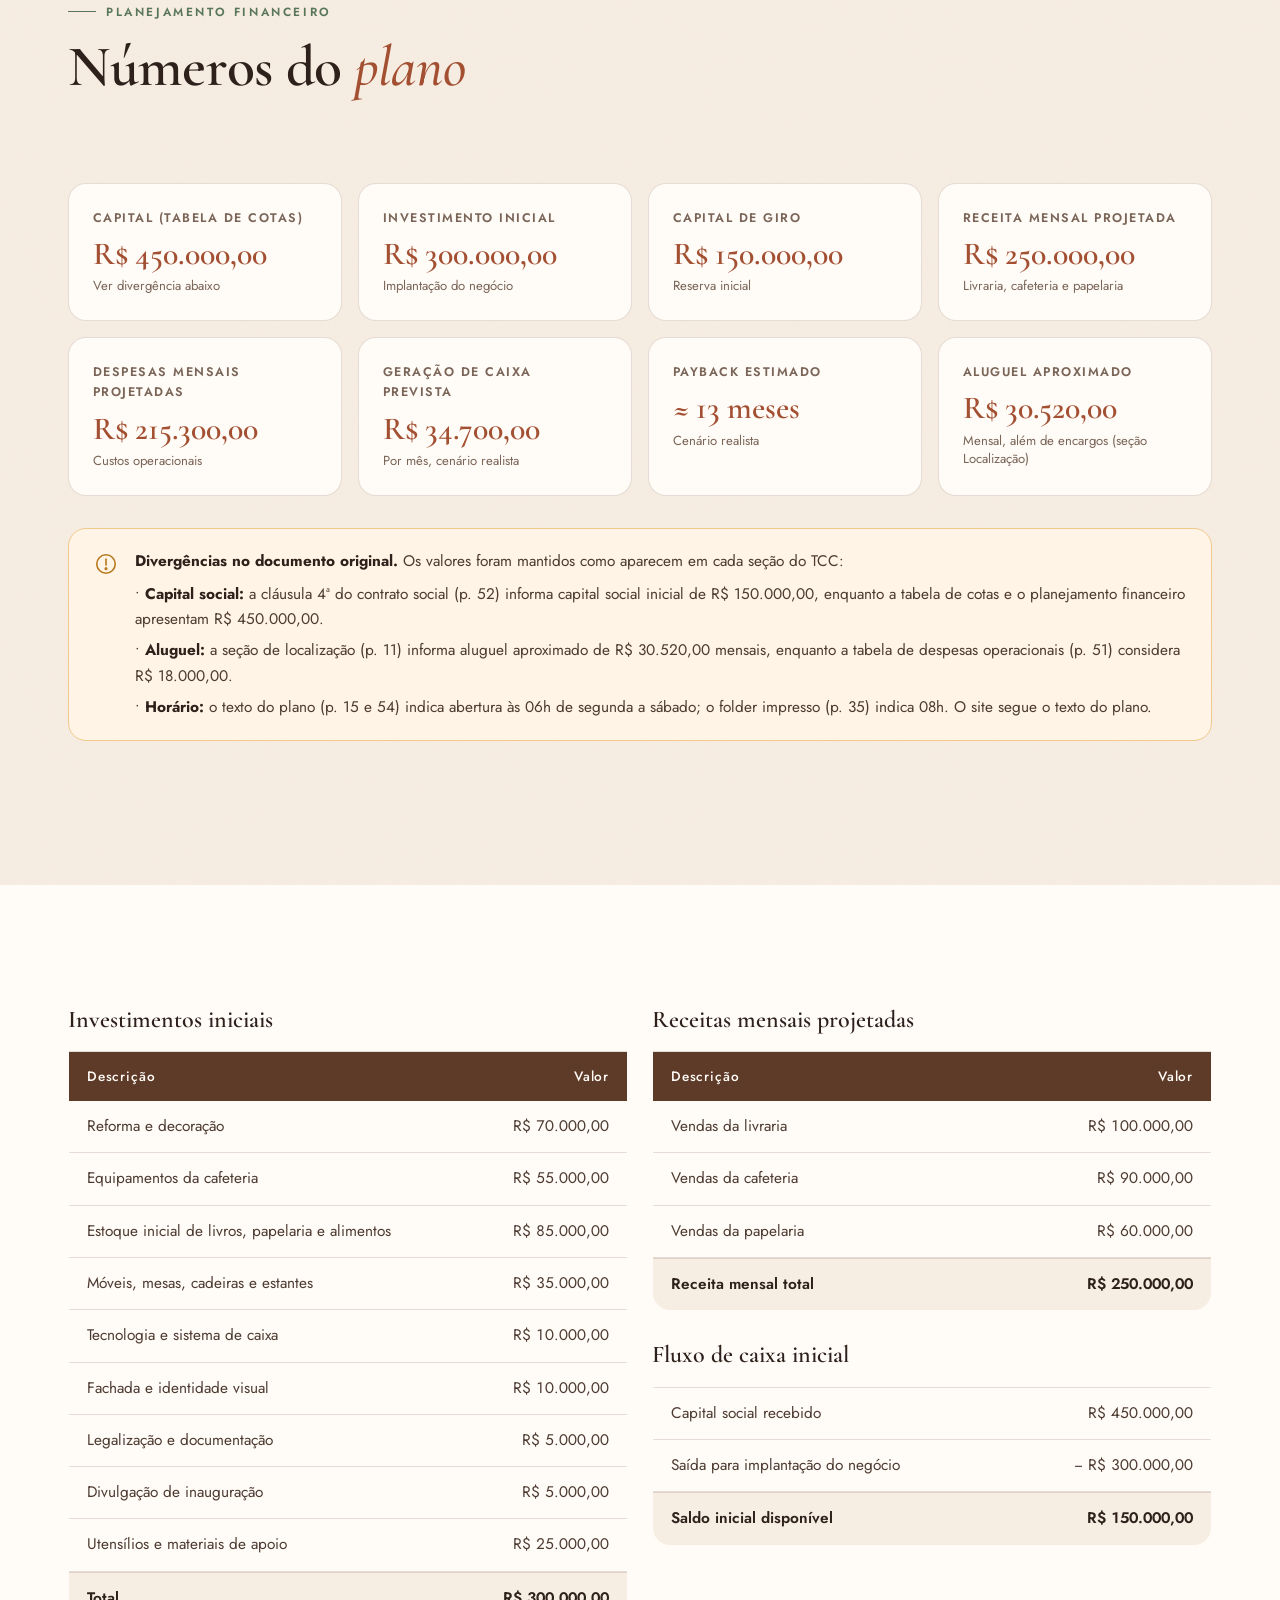
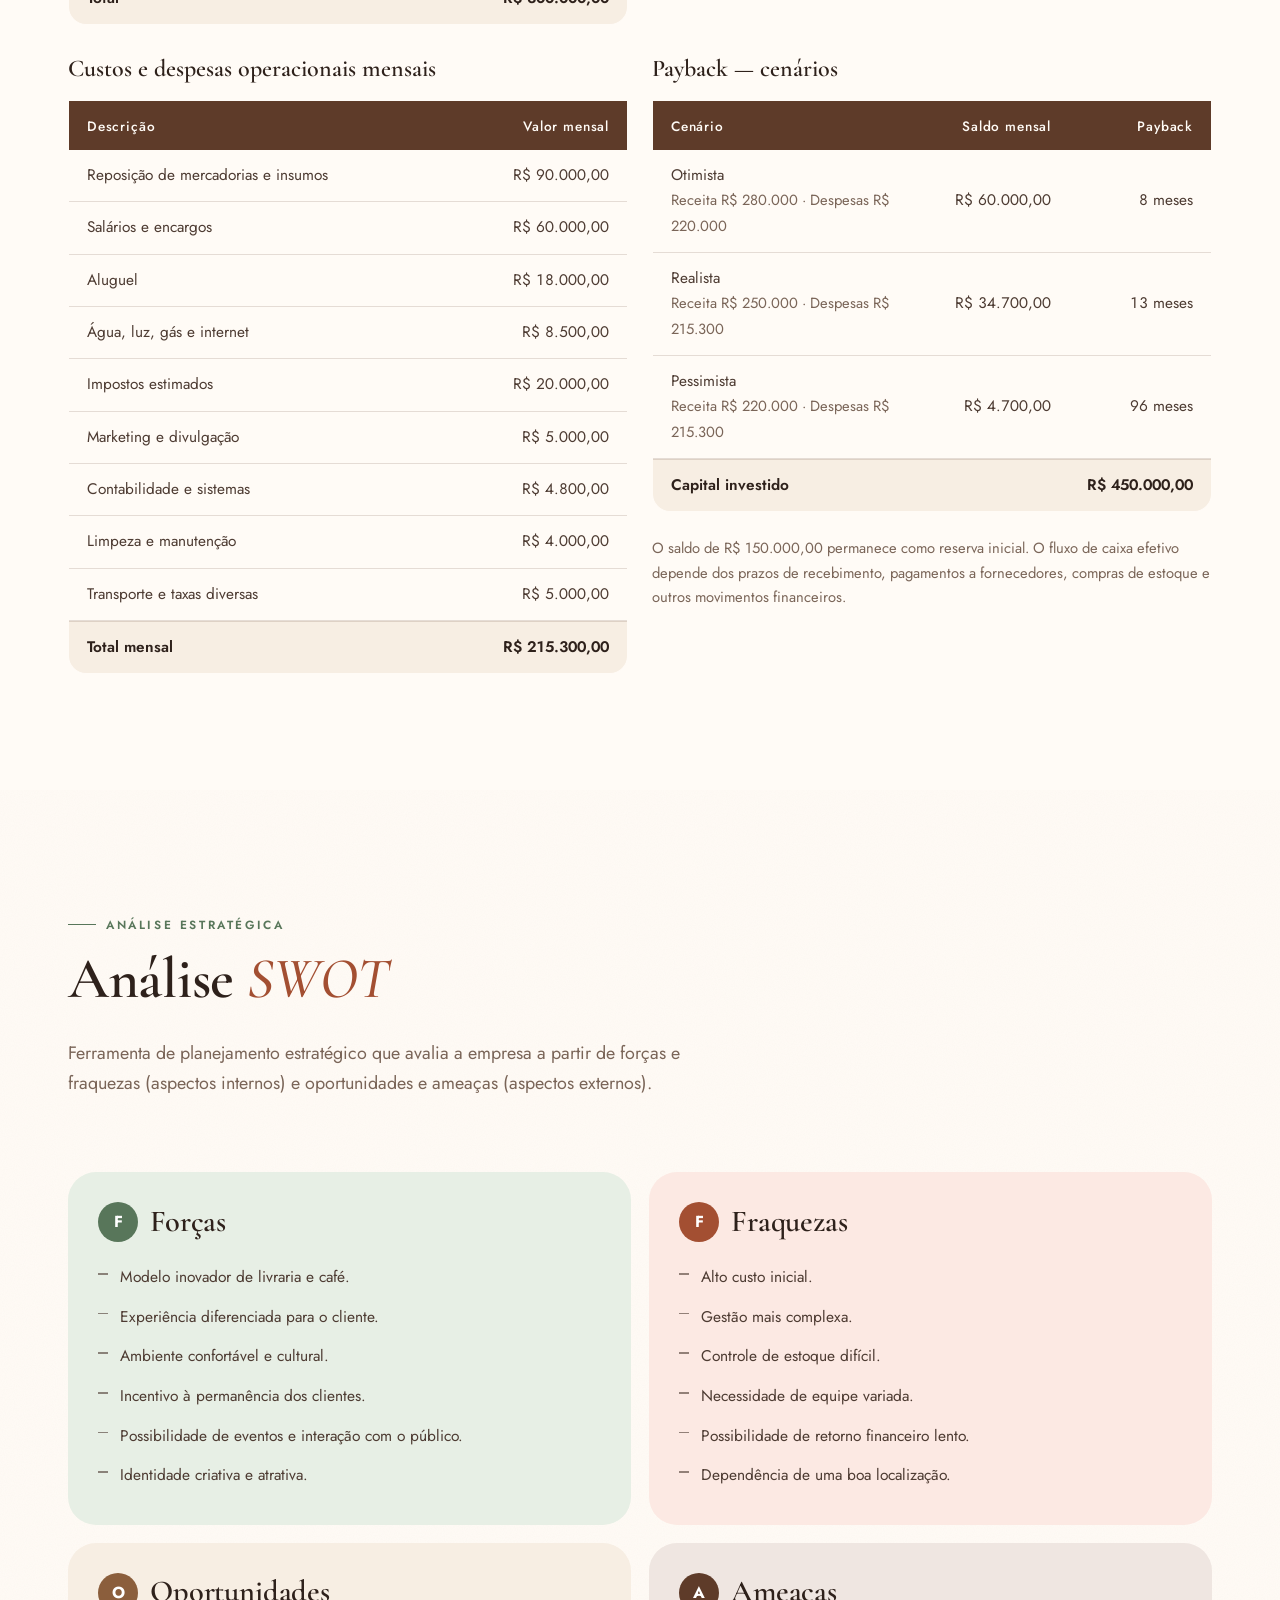
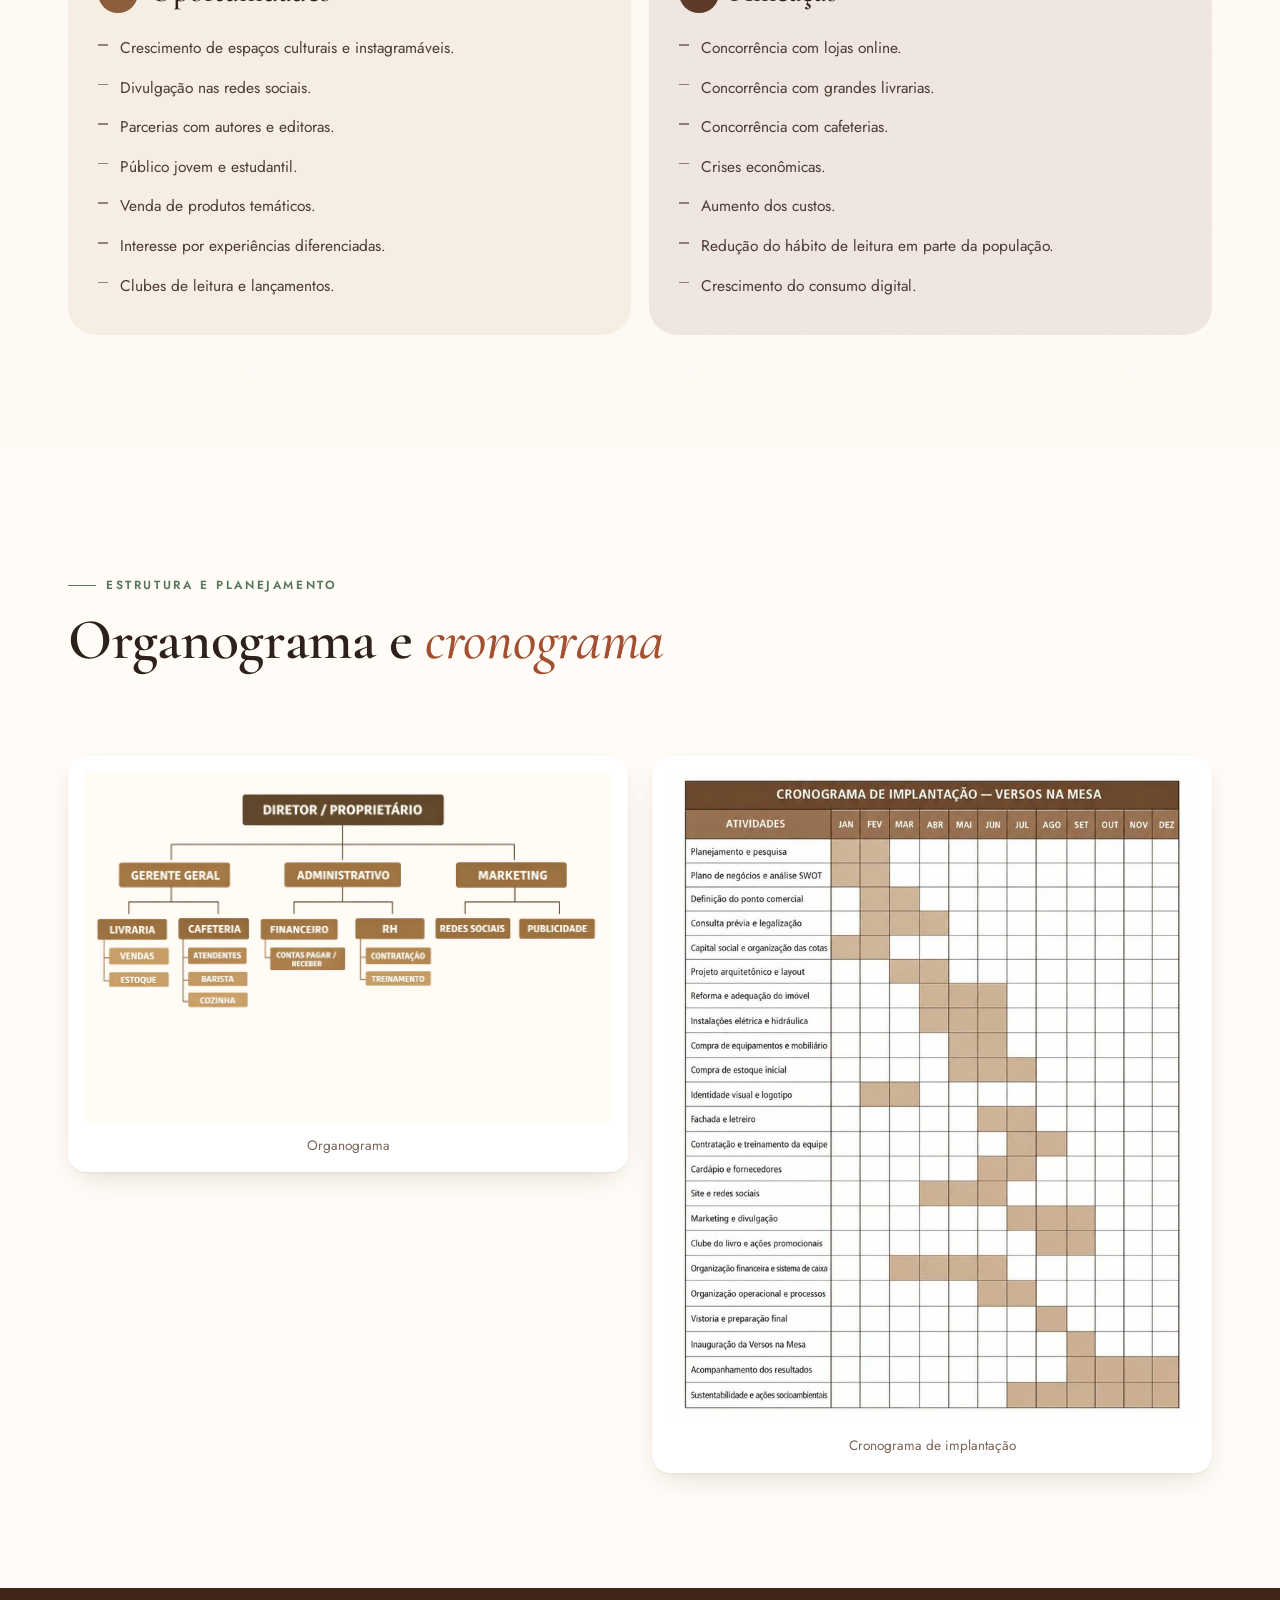
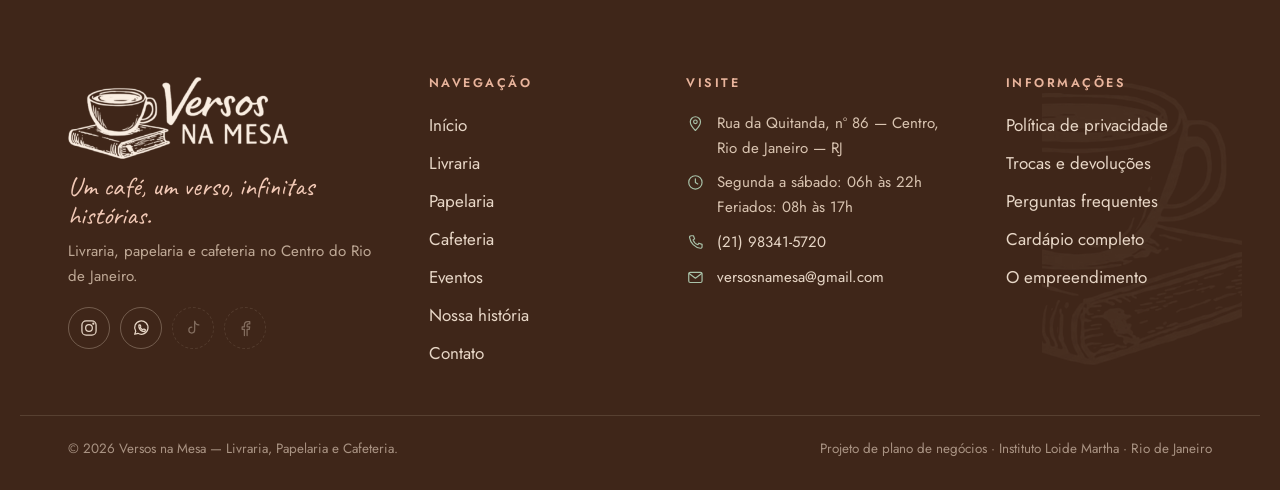
<file: empreendimento.html>
<!DOCTYPE html>
<html lang="pt-BR">
<head>
  <meta charset="utf-8">
  <meta name="viewport" content="width=device-width, initial-scale=1">
  <title>O empreendimento — Versos na Mesa</title>
  <meta name="description" content="Plano de negócios da Versos na Mesa: sócias, investimento, projeções financeiras, organograma, cronograma e análise SWOT.">
  <meta name="robots" content="noindex">
  <meta name="theme-color" content="#3F2619">
  <link rel="icon" type="image/png" href="assets/img/favicon.png">
  <link rel="stylesheet" href="assets/css/style.css">
</head>
<body data-pagina="empreendimento">
  <div id="cabecalho"></div>
  <main id="conteudo">
    <header class="cab-pagina papel">
      <nav class="migalhas" aria-label="Você está em"><a href="index.html">Início</a><span>/</span><span aria-current="page">O empreendimento</span></nav>
      <p class="sobretitulo">Institucional</p>
      <h1>O <em>empreendimento</em></h1>
      <p class="lead">Informações do plano de negócios da Versos na Mesa, desenvolvido como Trabalho de Conclusão de Curso do técnico em Administração do Instituto Loide Martha (Rio de Janeiro, 2026), sob orientação do professor Alcebíades Dantas Lobo Junior.</p>
    </header>

    <section class="secao">
      <div class="envolve">
        <div class="alerta-doc">
          <span data-i="alerta"></span>
          <p><strong>Projeções, não resultados.</strong> Os valores desta página são estimativas acadêmicas do plano de negócios. Não representam faturamento realizado nem resultados de uma empresa em operação.</p>
        </div>

        <div class="cab-secao"><div><p class="sobretitulo">Sociedade</p><h2 class="titulo-secao">As <em>sócias</em></h2></div></div>
        <div class="socias">
          <article class="socia revelar"><div class="socia__ini">L</div><h3>Lavinya Vitória Souza Rabelo</h3><p>Participação de 33,33%</p><strong>R$ 150.000,00</strong></article>
          <article class="socia revelar"><div class="socia__ini">A</div><h3>Allana Moraes de Paula</h3><p>Participação de 33,33%</p><strong>R$ 150.000,00</strong></article>
          <article class="socia revelar"><div class="socia__ini">M</div><h3>Maria Clara Lima Bitencourt</h3><p>Participação de 33,33%</p><strong>R$ 150.000,00</strong></article>
        </div>
        <p class="nota-rodape"><span data-i="info"></span>Total da tabela de cotas: R$ 450.000,00 (100%).</p>
      </div>
    </section>

    <section class="secao papel" style="background:var(--creme)">
      <div class="envolve">
        <div class="cab-secao"><div><p class="sobretitulo">Planejamento financeiro</p><h2 class="titulo-secao">Números do <em>plano</em></h2></div></div>
        <div class="numeros">
          <div class="numero revelar"><span>Capital (tabela de cotas)</span><strong>R$ 450.000,00</strong><small>Ver divergência abaixo</small></div>
          <div class="numero revelar"><span>Investimento inicial</span><strong>R$ 300.000,00</strong><small>Implantação do negócio</small></div>
          <div class="numero revelar"><span>Capital de giro</span><strong>R$ 150.000,00</strong><small>Reserva inicial</small></div>
          <div class="numero revelar"><span>Receita mensal projetada</span><strong>R$ 250.000,00</strong><small>Livraria, cafeteria e papelaria</small></div>
          <div class="numero revelar"><span>Despesas mensais projetadas</span><strong>R$ 215.300,00</strong><small>Custos operacionais</small></div>
          <div class="numero revelar"><span>Geração de caixa prevista</span><strong>R$ 34.700,00</strong><small>Por mês, cenário realista</small></div>
          <div class="numero revelar"><span>Payback estimado</span><strong>≈ 13 meses</strong><small>Cenário realista</small></div>
          <div class="numero revelar"><span>Aluguel aproximado</span><strong>R$ 30.520,00</strong><small>Mensal, além de encargos (seção Localização)</small></div>
        </div>

        <div class="alerta-doc" style="margin-top:32px">
          <span data-i="alerta"></span>
          <div>
            <p><strong>Divergências no documento original.</strong> Os valores foram mantidos como aparecem em cada seção do TCC:</p>
            <p style="margin-top:8px">• <strong>Capital social:</strong> a cláusula 4ª do contrato social (p. 52) informa capital social inicial de R$ 150.000,00, enquanto a tabela de cotas e o planejamento financeiro apresentam R$ 450.000,00.</p>
            <p style="margin-top:6px">• <strong>Aluguel:</strong> a seção de localização (p. 11) informa aluguel aproximado de R$ 30.520,00 mensais, enquanto a tabela de despesas operacionais (p. 51) considera R$ 18.000,00.</p>
            <p style="margin-top:6px">• <strong>Horário:</strong> o texto do plano (p. 15 e 54) indica abertura às 06h de segunda a sábado; o folder impresso (p. 35) indica 08h. O site segue o texto do plano.</p>
          </div>
        </div>
      </div>
    </section>

    <section class="secao">
      <div class="envolve">
        <div class="tabelas-2">
          <table class="tabela revelar">
            <caption>Investimentos iniciais</caption>
            <thead><tr><th scope="col">Descrição</th><th scope="col" class="v">Valor</th></tr></thead>
            <tbody>
              <tr><td>Reforma e decoração</td><td class="v">R$ 70.000,00</td></tr>
              <tr><td>Equipamentos da cafeteria</td><td class="v">R$ 55.000,00</td></tr>
              <tr><td>Estoque inicial de livros, papelaria e alimentos</td><td class="v">R$ 85.000,00</td></tr>
              <tr><td>Móveis, mesas, cadeiras e estantes</td><td class="v">R$ 35.000,00</td></tr>
              <tr><td>Tecnologia e sistema de caixa</td><td class="v">R$ 10.000,00</td></tr>
              <tr><td>Fachada e identidade visual</td><td class="v">R$ 10.000,00</td></tr>
              <tr><td>Legalização e documentação</td><td class="v">R$ 5.000,00</td></tr>
              <tr><td>Divulgação de inauguração</td><td class="v">R$ 5.000,00</td></tr>
              <tr><td>Utensílios e materiais de apoio</td><td class="v">R$ 25.000,00</td></tr>
            </tbody>
            <tfoot><tr><th scope="row">Total</th><td class="v">R$ 300.000,00</td></tr></tfoot>
          </table>
          <div style="display:grid;gap:24px">
            <table class="tabela revelar">
              <caption>Receitas mensais projetadas</caption>
              <thead><tr><th scope="col">Descrição</th><th scope="col" class="v">Valor</th></tr></thead>
              <tbody>
                <tr><td>Vendas da livraria</td><td class="v">R$ 100.000,00</td></tr>
                <tr><td>Vendas da cafeteria</td><td class="v">R$ 90.000,00</td></tr>
                <tr><td>Vendas da papelaria</td><td class="v">R$ 60.000,00</td></tr>
              </tbody>
              <tfoot><tr><th scope="row">Receita mensal total</th><td class="v">R$ 250.000,00</td></tr></tfoot>
            </table>
            <table class="tabela revelar">
              <caption>Fluxo de caixa inicial</caption>
              <tbody>
                <tr><td>Capital social recebido</td><td class="v">R$ 450.000,00</td></tr>
                <tr><td>Saída para implantação do negócio</td><td class="v">− R$ 300.000,00</td></tr>
              </tbody>
              <tfoot><tr><th scope="row">Saldo inicial disponível</th><td class="v">R$ 150.000,00</td></tr></tfoot>
            </table>
          </div>
        </div>

        <div class="tabelas-2" style="margin-top:24px">
          <table class="tabela revelar">
            <caption>Custos e despesas operacionais mensais</caption>
            <thead><tr><th scope="col">Descrição</th><th scope="col" class="v">Valor mensal</th></tr></thead>
            <tbody>
              <tr><td>Reposição de mercadorias e insumos</td><td class="v">R$ 90.000,00</td></tr>
              <tr><td>Salários e encargos</td><td class="v">R$ 60.000,00</td></tr>
              <tr><td>Aluguel</td><td class="v">R$ 18.000,00</td></tr>
              <tr><td>Água, luz, gás e internet</td><td class="v">R$ 8.500,00</td></tr>
              <tr><td>Impostos estimados</td><td class="v">R$ 20.000,00</td></tr>
              <tr><td>Marketing e divulgação</td><td class="v">R$ 5.000,00</td></tr>
              <tr><td>Contabilidade e sistemas</td><td class="v">R$ 4.800,00</td></tr>
              <tr><td>Limpeza e manutenção</td><td class="v">R$ 4.000,00</td></tr>
              <tr><td>Transporte e taxas diversas</td><td class="v">R$ 5.000,00</td></tr>
            </tbody>
            <tfoot><tr><th scope="row">Total mensal</th><td class="v">R$ 215.300,00</td></tr></tfoot>
          </table>
          <div style="display:grid;gap:24px">
            <table class="tabela revelar">
              <caption>Payback — cenários</caption>
              <thead><tr><th scope="col">Cenário</th><th scope="col" class="v">Saldo mensal</th><th scope="col" class="v">Payback</th></tr></thead>
              <tbody>
                <tr><td>Otimista<br><small class="texto-pequeno">Receita R$ 280.000 · Despesas R$ 220.000</small></td><td class="v">R$ 60.000,00</td><td class="v">8 meses</td></tr>
                <tr><td>Realista<br><small class="texto-pequeno">Receita R$ 250.000 · Despesas R$ 215.300</small></td><td class="v">R$ 34.700,00</td><td class="v">13 meses</td></tr>
                <tr><td>Pessimista<br><small class="texto-pequeno">Receita R$ 220.000 · Despesas R$ 215.300</small></td><td class="v">R$ 4.700,00</td><td class="v">96 meses</td></tr>
              </tbody>
              <tfoot><tr><th scope="row">Capital investido</th><td></td><td class="v">R$ 450.000,00</td></tr></tfoot>
            </table>
            <p class="texto-pequeno">O saldo de R$ 150.000,00 permanece como reserva inicial. O fluxo de caixa efetivo depende dos prazos de recebimento, pagamentos a fornecedores, compras de estoque e outros movimentos financeiros.</p>
          </div>
        </div>
      </div>
    </section>

    <section class="secao papel" id="swot" style="background:var(--off)">
      <div class="envolve">
        <div class="cab-secao"><div><p class="sobretitulo">Análise estratégica</p><h2 class="titulo-secao">Análise <em>SWOT</em></h2><p class="lead">Ferramenta de planejamento estratégico que avalia a empresa a partir de forças e fraquezas (aspectos internos) e oportunidades e ameaças (aspectos externos).</p></div></div>
        <div class="swot">
          <div class="swot__q swot__q--f revelar"><h3><b>F</b>Forças</h3><ul>
            <li>Modelo inovador de livraria e café.</li><li>Experiência diferenciada para o cliente.</li><li>Ambiente confortável e cultural.</li><li>Incentivo à permanência dos clientes.</li><li>Possibilidade de eventos e interação com o público.</li><li>Identidade criativa e atrativa.</li></ul></div>
          <div class="swot__q swot__q--fr revelar"><h3><b>F</b>Fraquezas</h3><ul>
            <li>Alto custo inicial.</li><li>Gestão mais complexa.</li><li>Controle de estoque difícil.</li><li>Necessidade de equipe variada.</li><li>Possibilidade de retorno financeiro lento.</li><li>Dependência de uma boa localização.</li></ul></div>
          <div class="swot__q swot__q--o revelar"><h3><b>O</b>Oportunidades</h3><ul>
            <li>Crescimento de espaços culturais e instagramáveis.</li><li>Divulgação nas redes sociais.</li><li>Parcerias com autores e editoras.</li><li>Público jovem e estudantil.</li><li>Venda de produtos temáticos.</li><li>Interesse por experiências diferenciadas.</li><li>Clubes de leitura e lançamentos.</li></ul></div>
          <div class="swot__q swot__q--a revelar"><h3><b>A</b>Ameaças</h3><ul>
            <li>Concorrência com lojas online.</li><li>Concorrência com grandes livrarias.</li><li>Concorrência com cafeterias.</li><li>Crises econômicas.</li><li>Aumento dos custos.</li><li>Redução do hábito de leitura em parte da população.</li><li>Crescimento do consumo digital.</li></ul></div>
        </div>
      </div>
    </section>

    <section class="secao">
      <div class="envolve">
        <div class="cab-secao"><div><p class="sobretitulo">Estrutura e planejamento</p><h2 class="titulo-secao">Organograma e <em>cronograma</em></h2></div></div>
        <div class="tabelas-2">
          <figure class="figura-doc" style="margin:0"><a href="assets/img/organograma.webp" data-ampliar="doc" data-legenda="Organograma"><img src="assets/img/organograma.webp" alt="Organograma: Diretor/Proprietário, com Gerente Geral (Livraria e Cafeteria), Administrativo (Financeiro e RH) e Marketing (Redes sociais e Publicidade)" loading="lazy"></a><figcaption>Organograma</figcaption></figure>
          <figure class="figura-doc" style="margin:0"><a href="assets/img/cronograma.webp" data-ampliar="doc" data-legenda="Cronograma de implantação (12 meses)"><img src="assets/img/cronograma.webp" alt="Cronograma de implantação da Versos na Mesa ao longo de doze meses" loading="lazy"></a><figcaption>Cronograma de implantação</figcaption></figure>
        </div>
      </div>
    </section>
  </main>
  <div id="rodape"></div>
  <script src="assets/js/icons.js"></script>
  <script src="assets/js/data.js"></script>
  <script src="assets/js/main.js"></script>
</body>
</html>
</file>
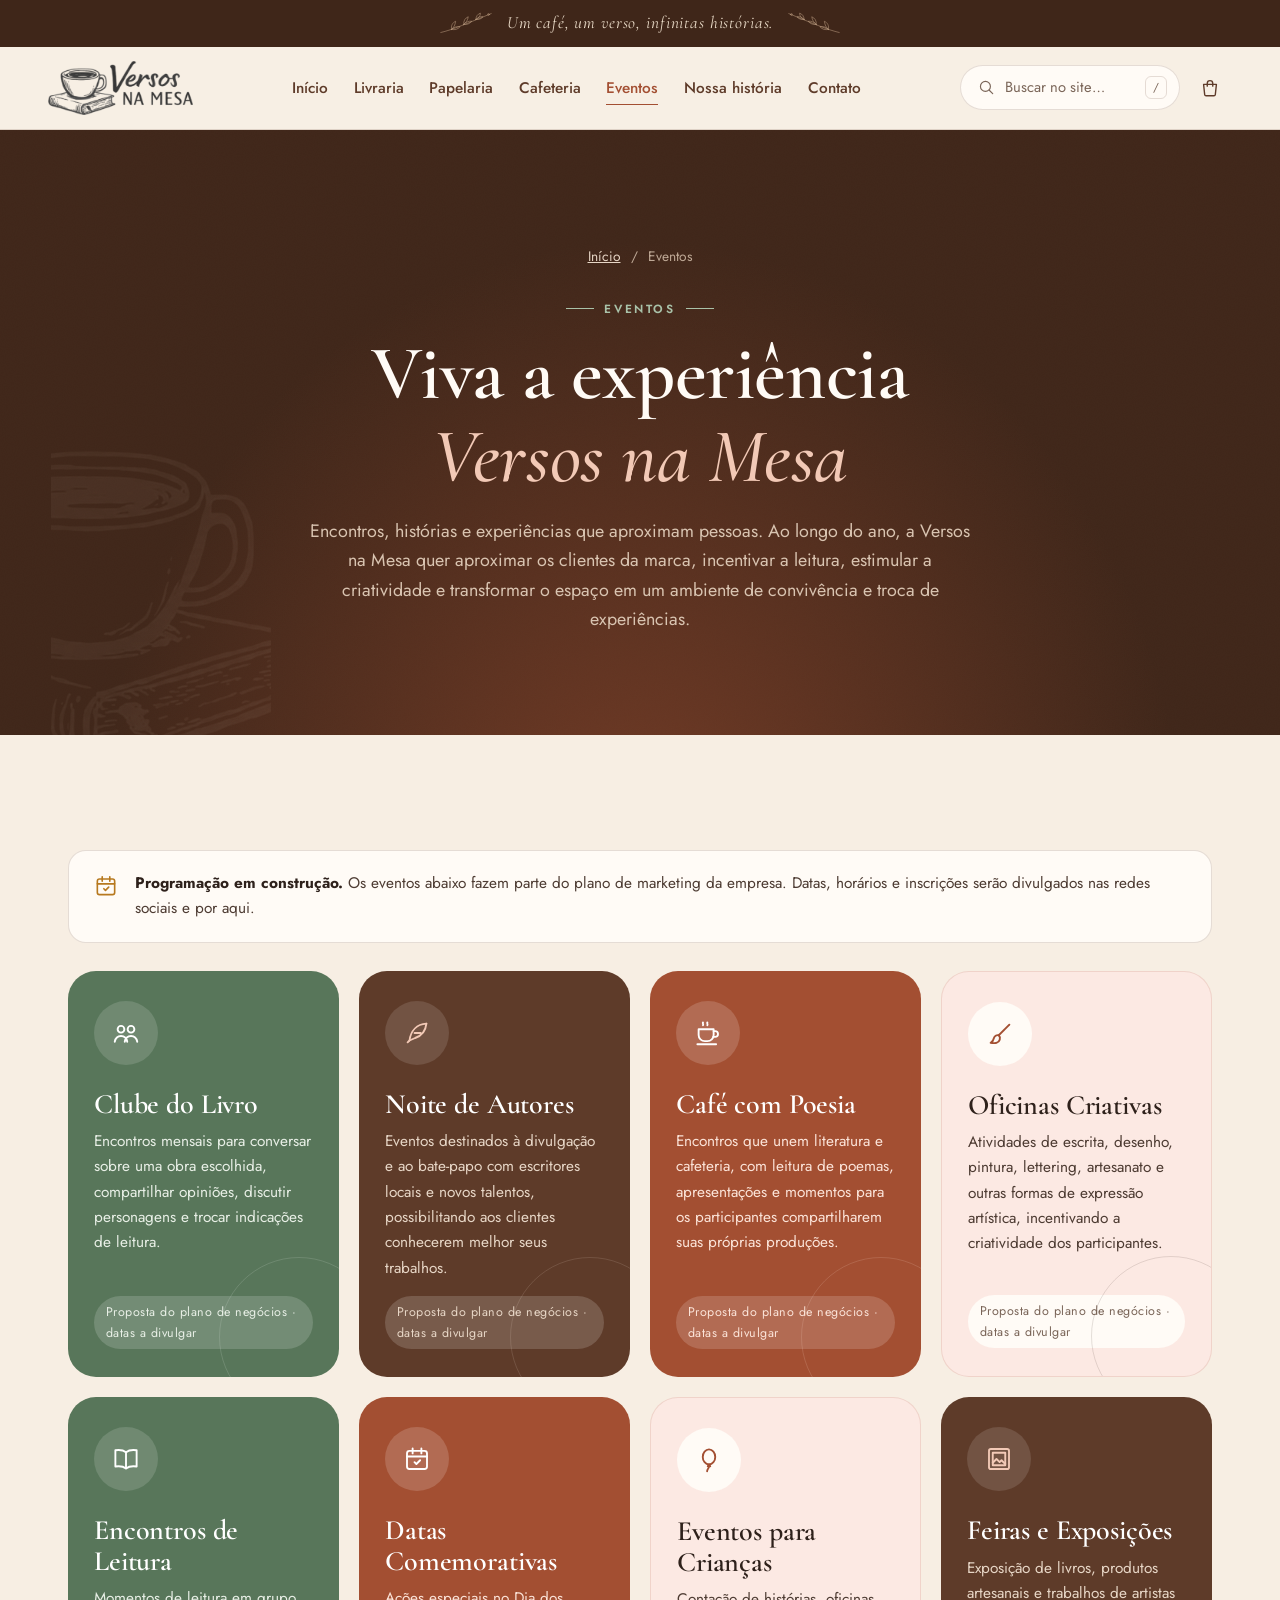
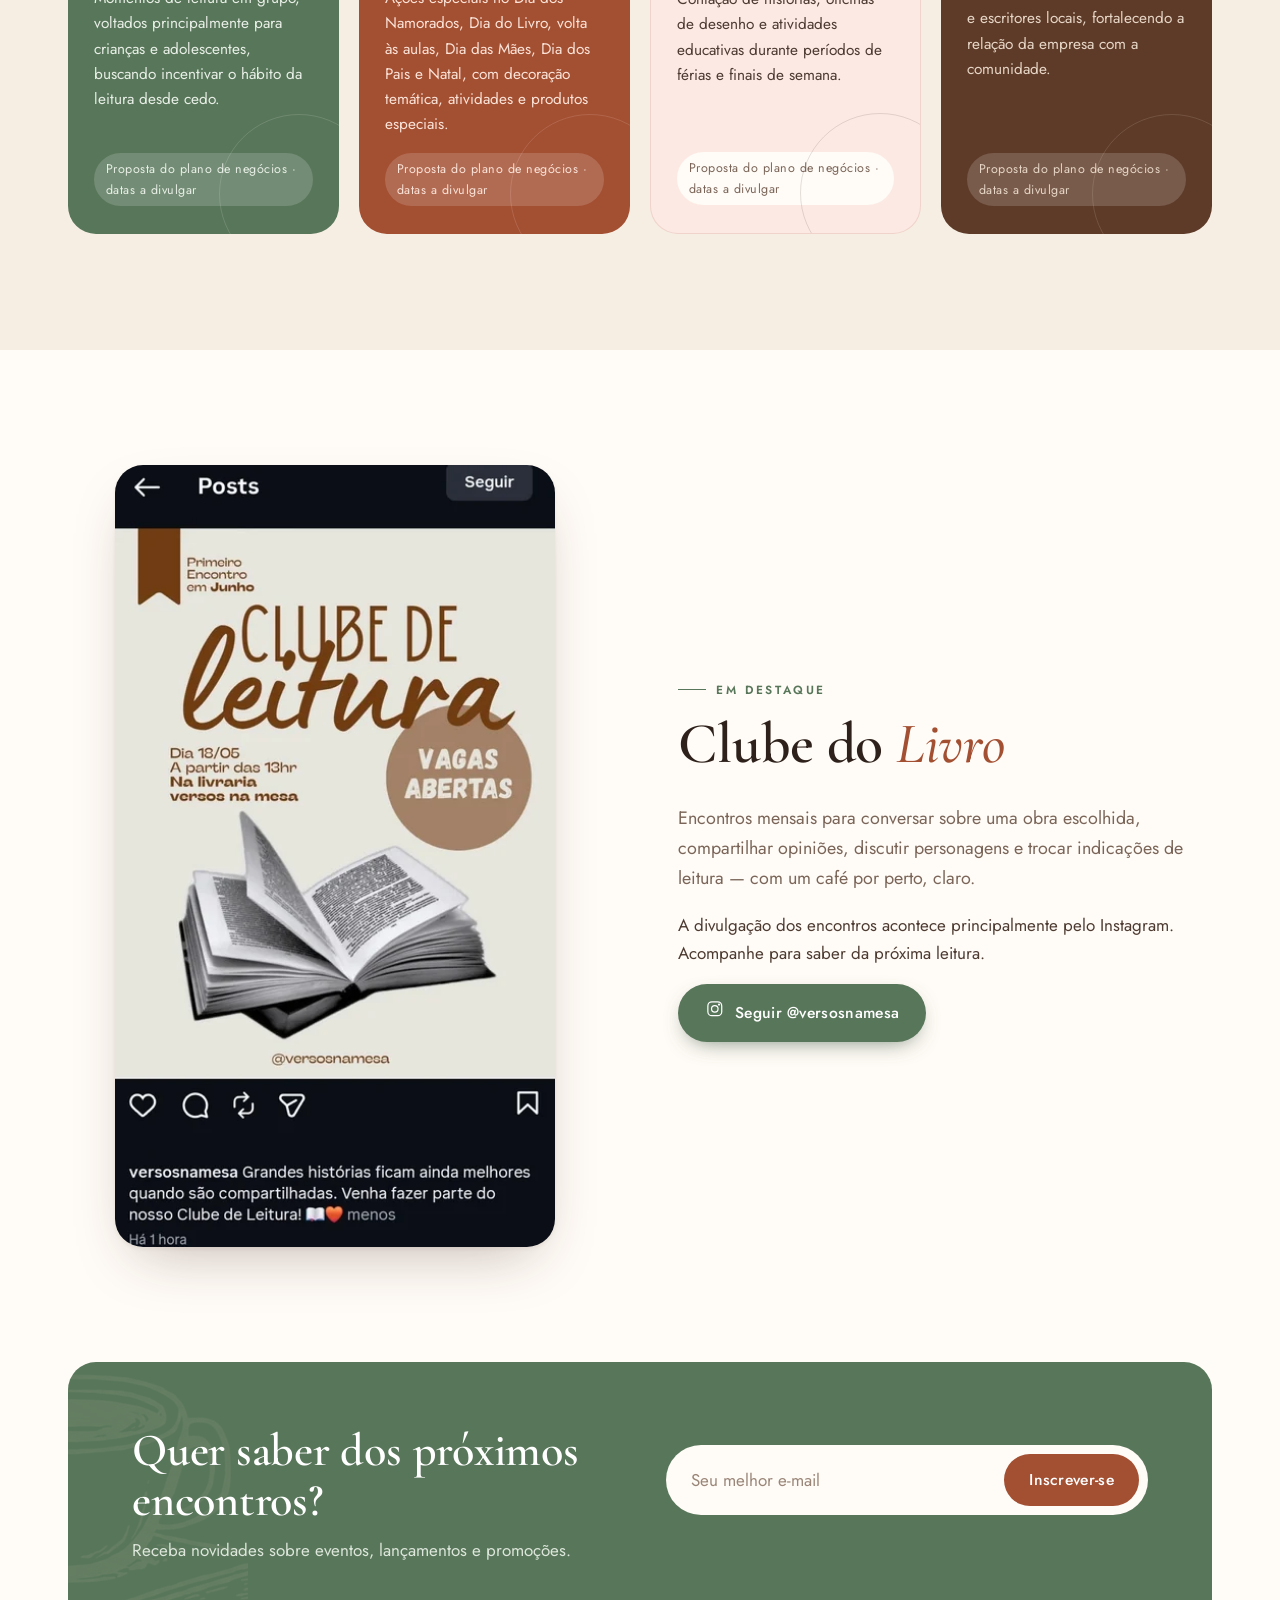
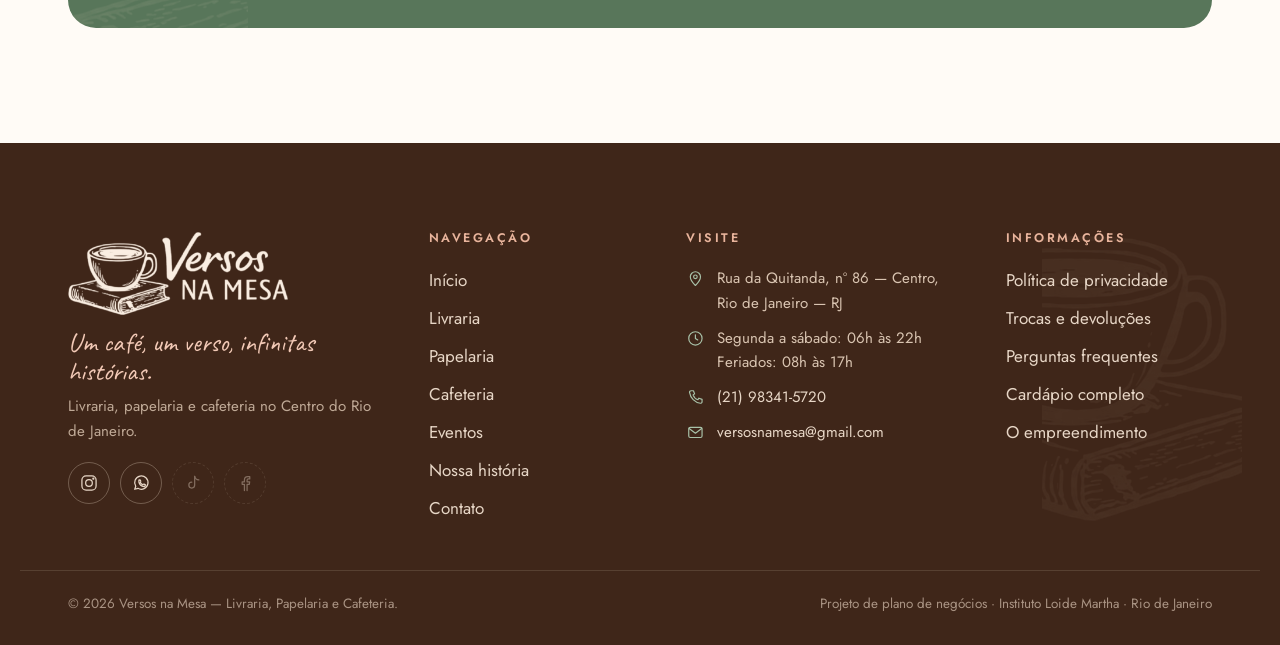
<file: eventos.html>
<!DOCTYPE html>
<html lang="pt-BR">
<head>
  <meta charset="utf-8">
  <meta name="viewport" content="width=device-width, initial-scale=1">
  <title>Eventos — Versos na Mesa</title>
  <meta name="description" content="Clube do Livro, Noite de Autores, Café com Poesia, oficinas, encontros de leitura e mais na Versos na Mesa.">
  <meta name="theme-color" content="#3F2619">
  <link rel="icon" type="image/png" href="assets/img/favicon.png">
  <link rel="stylesheet" href="assets/css/style.css">
</head>
<body data-pagina="eventos">
  <div id="cabecalho"></div>
  <main id="conteudo">
    <header class="cab-pagina papel">
      <img class="cab-pagina__ilus" src="assets/img/ilustracao-xicara-clara.png" alt="" aria-hidden="true">
      <nav class="migalhas" aria-label="Você está em"><a href="index.html">Início</a><span>/</span><span aria-current="page">Eventos</span></nav>
      <p class="sobretitulo">Eventos</p>
      <h1>Viva a experiência <em>Versos na Mesa</em></h1>
      <p class="lead">Encontros, histórias e experiências que aproximam pessoas. Ao longo do ano, a Versos na Mesa quer aproximar os clientes da marca, incentivar a leitura, estimular a criatividade e transformar o espaço em um ambiente de convivência e troca de experiências.</p>
    </header>

    <section class="secao eventos">
      <div class="envolve">
        <div class="alerta-doc" style="background:var(--off);border-color:var(--linha)">
          <span data-i="calendario"></span>
          <p><strong>Programação em construção.</strong> Os eventos abaixo fazem parte do plano de marketing da empresa. Datas, horários e inscrições serão divulgados nas redes sociais e por aqui.</p>
        </div>
        <div class="eventos__grade" data-eventos-todos></div>
      </div>
    </section>

    <section class="secao" aria-labelledby="clube-titulo">
      <div class="envolve livraria__topo" style="margin-bottom:0">
        <div class="livraria__img revelar">
          <img src="assets/img/post-clube-leitura.webp" alt="Post de divulgação do Clube de Leitura da Versos na Mesa" loading="lazy" style="aspect-ratio:auto;max-width:440px;margin:0 auto">
        </div>
        <div>
          <p class="sobretitulo">Em destaque</p>
          <h2 id="clube-titulo" class="titulo-secao">Clube do <em>Livro</em></h2>
          <p class="lead">Encontros mensais para conversar sobre uma obra escolhida, compartilhar opiniões, discutir personagens e trocar indicações de leitura — com um café por perto, claro.</p>
          <p>A divulgação dos encontros acontece principalmente pelo Instagram. Acompanhe para saber da próxima leitura.</p>
          <a class="btn btn--cheio" href="https://www.instagram.com/versosnamesa/" target="_blank" rel="noopener"><span data-i="instagram"></span> Seguir @versosnamesa</a>
        </div>
      </div>
    </section>

    <section class="secao" style="padding-top:0">
      <div class="envolve">
        <div class="newsletter">
          <img class="newsletter__ilus" src="assets/img/ilustracao-xicara-clara.png" alt="" aria-hidden="true">
          <div>
            <h2>Quer saber dos próximos encontros?</h2>
            <p>Receba novidades sobre eventos, lançamentos e promoções.</p>
          </div>
          <form class="form-news" data-newsletter novalidate>
            <div class="form-news__linha">
              <label for="news-email" class="sr">Seu e-mail</label>
              <input id="news-email" type="email" name="email" placeholder="Seu melhor e-mail" autocomplete="email" aria-describedby="news-msg">
              <button class="btn btn--terra" type="submit">Inscrever-se</button>
            </div>
            <p class="form-msg" id="news-msg" aria-live="polite"></p>
          </form>
        </div>
      </div>
    </section>
  </main>
  <div id="rodape"></div>
  <script src="assets/js/icons.js"></script>
  <script src="assets/js/data.js"></script>
  <script src="assets/js/main.js"></script>
</body>
</html>
</file>
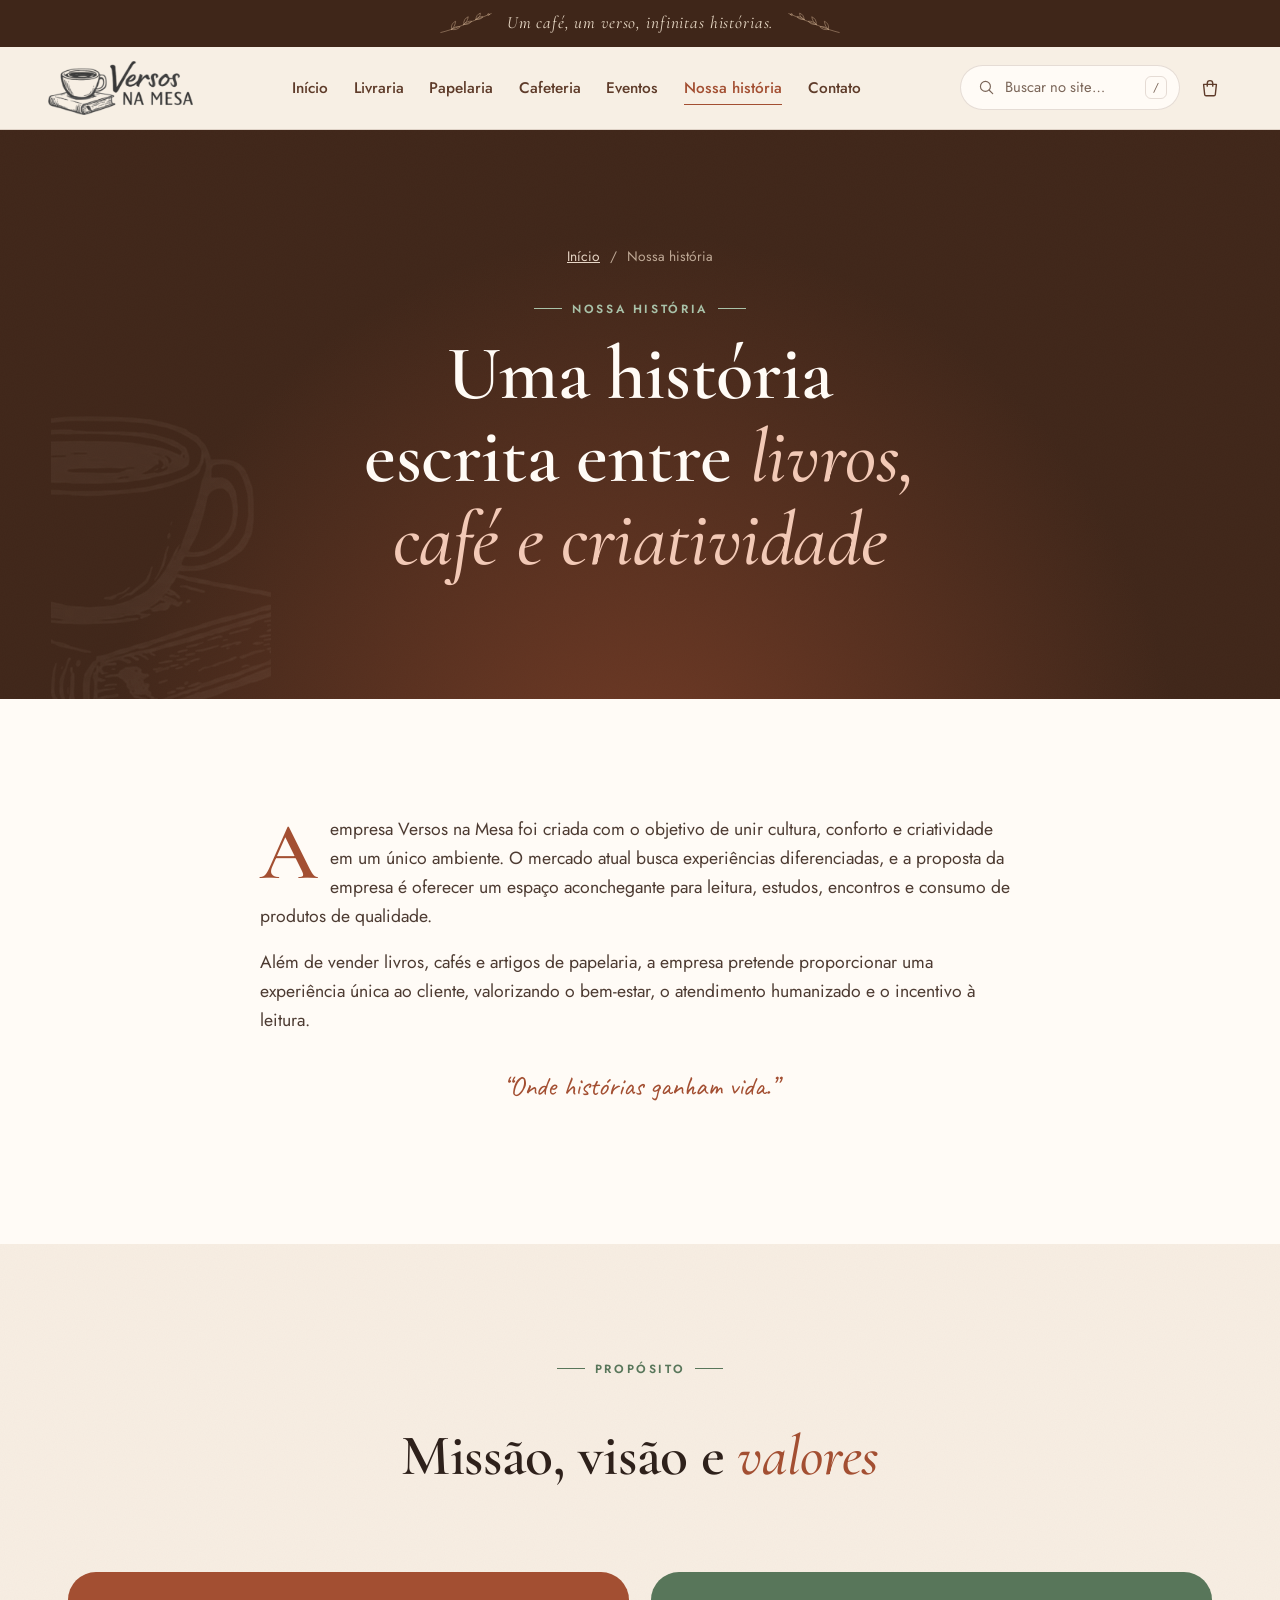
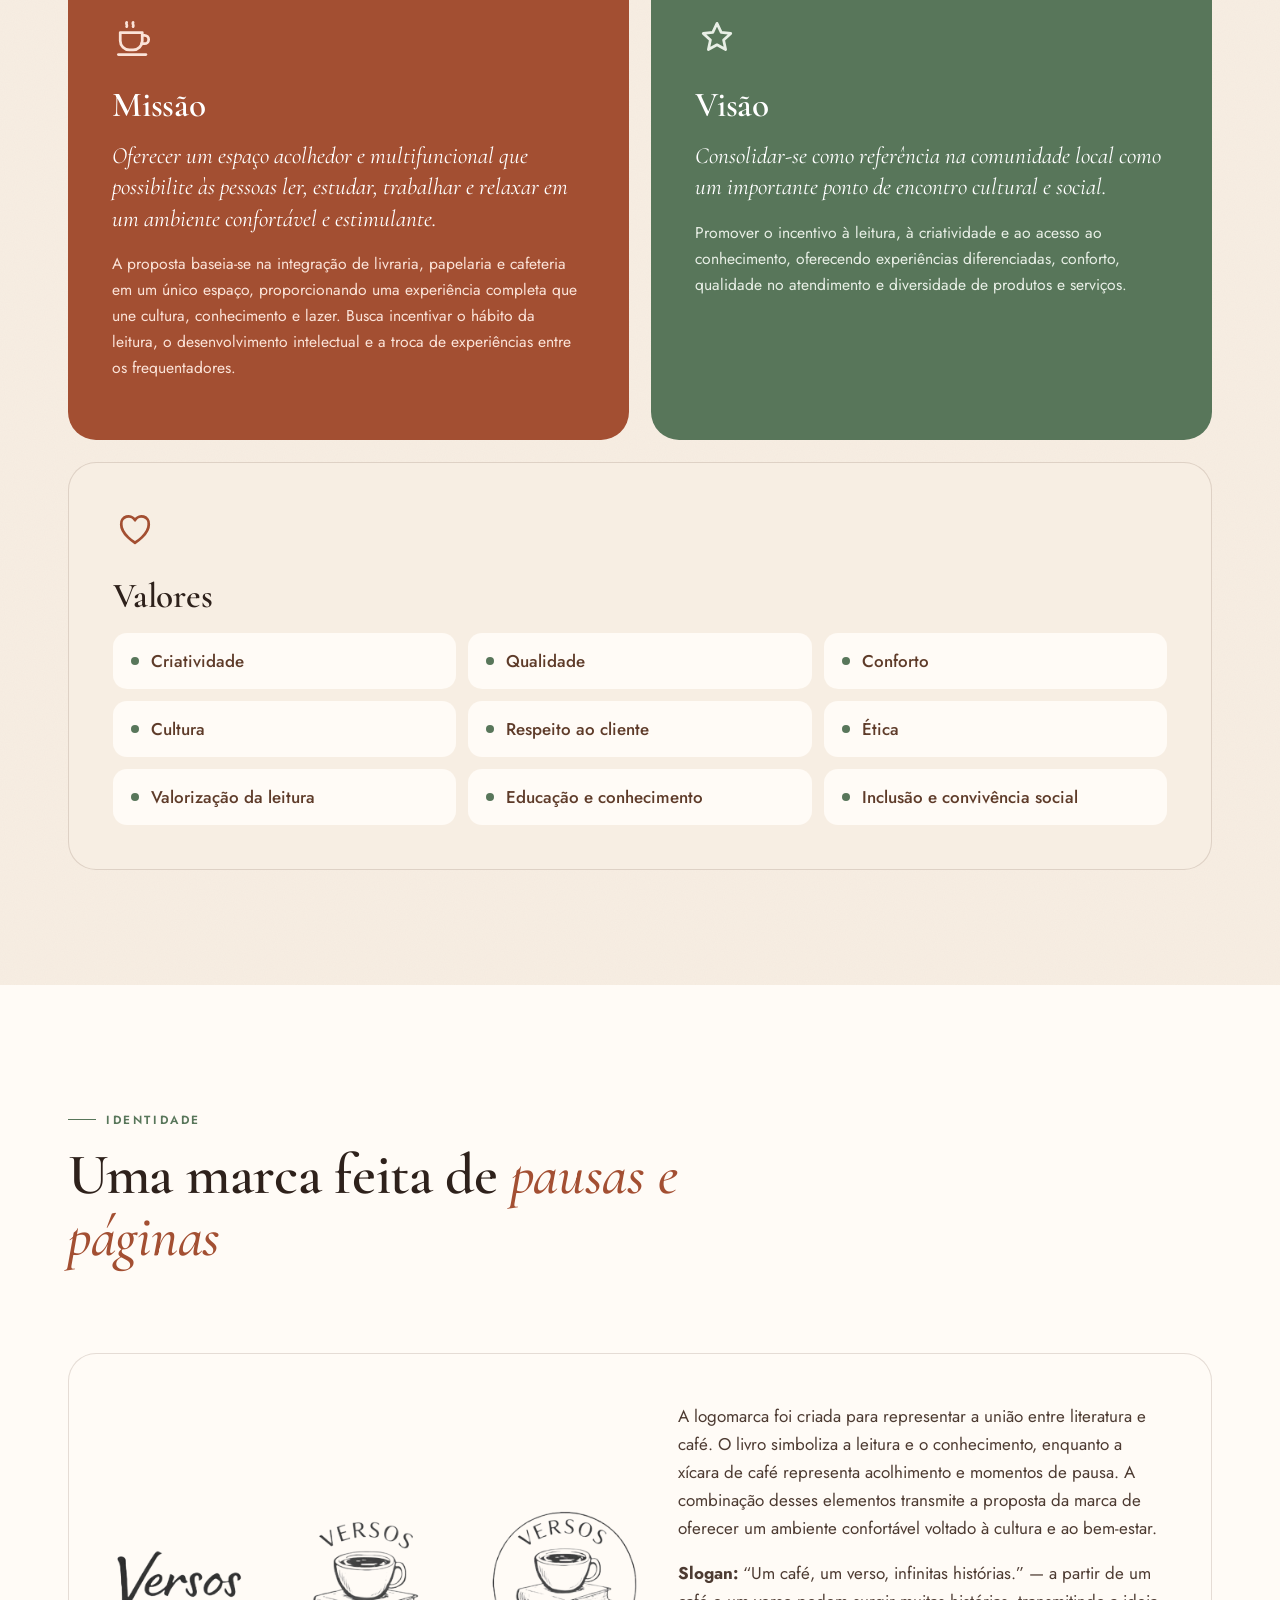
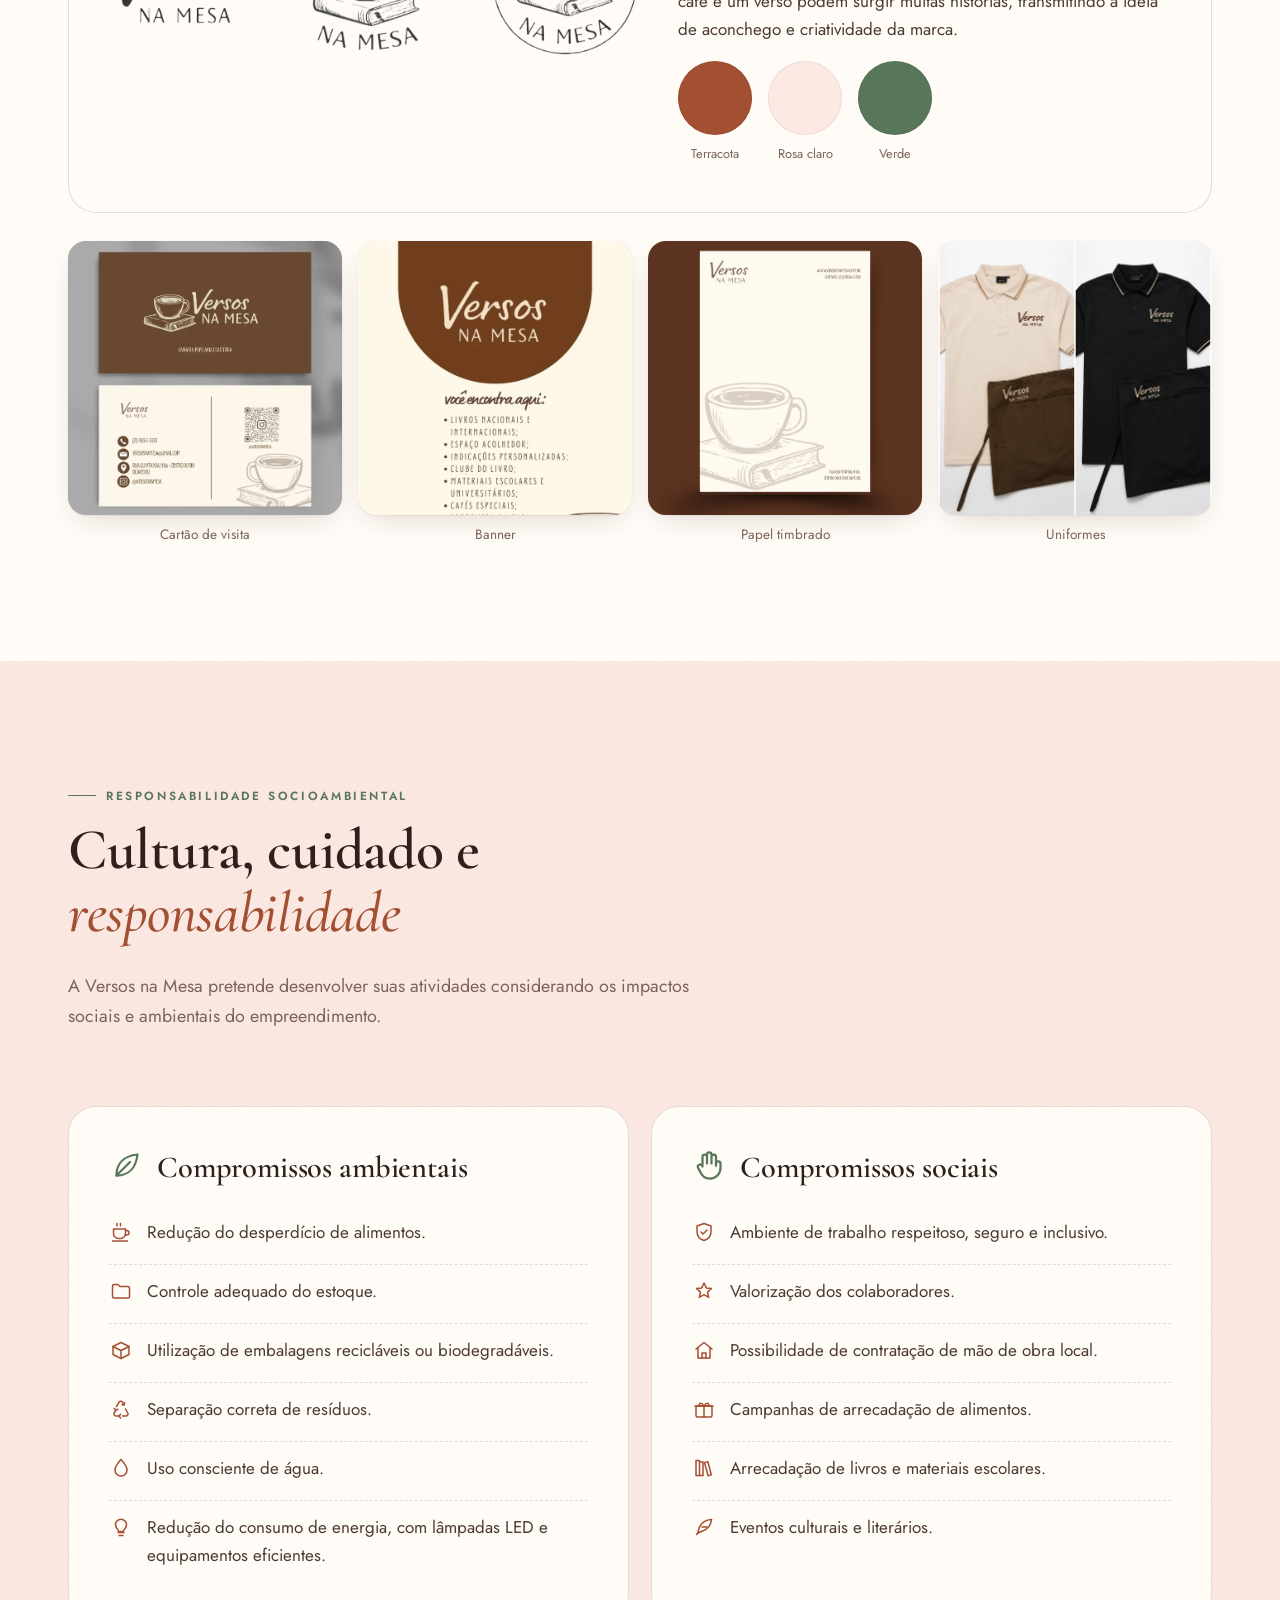
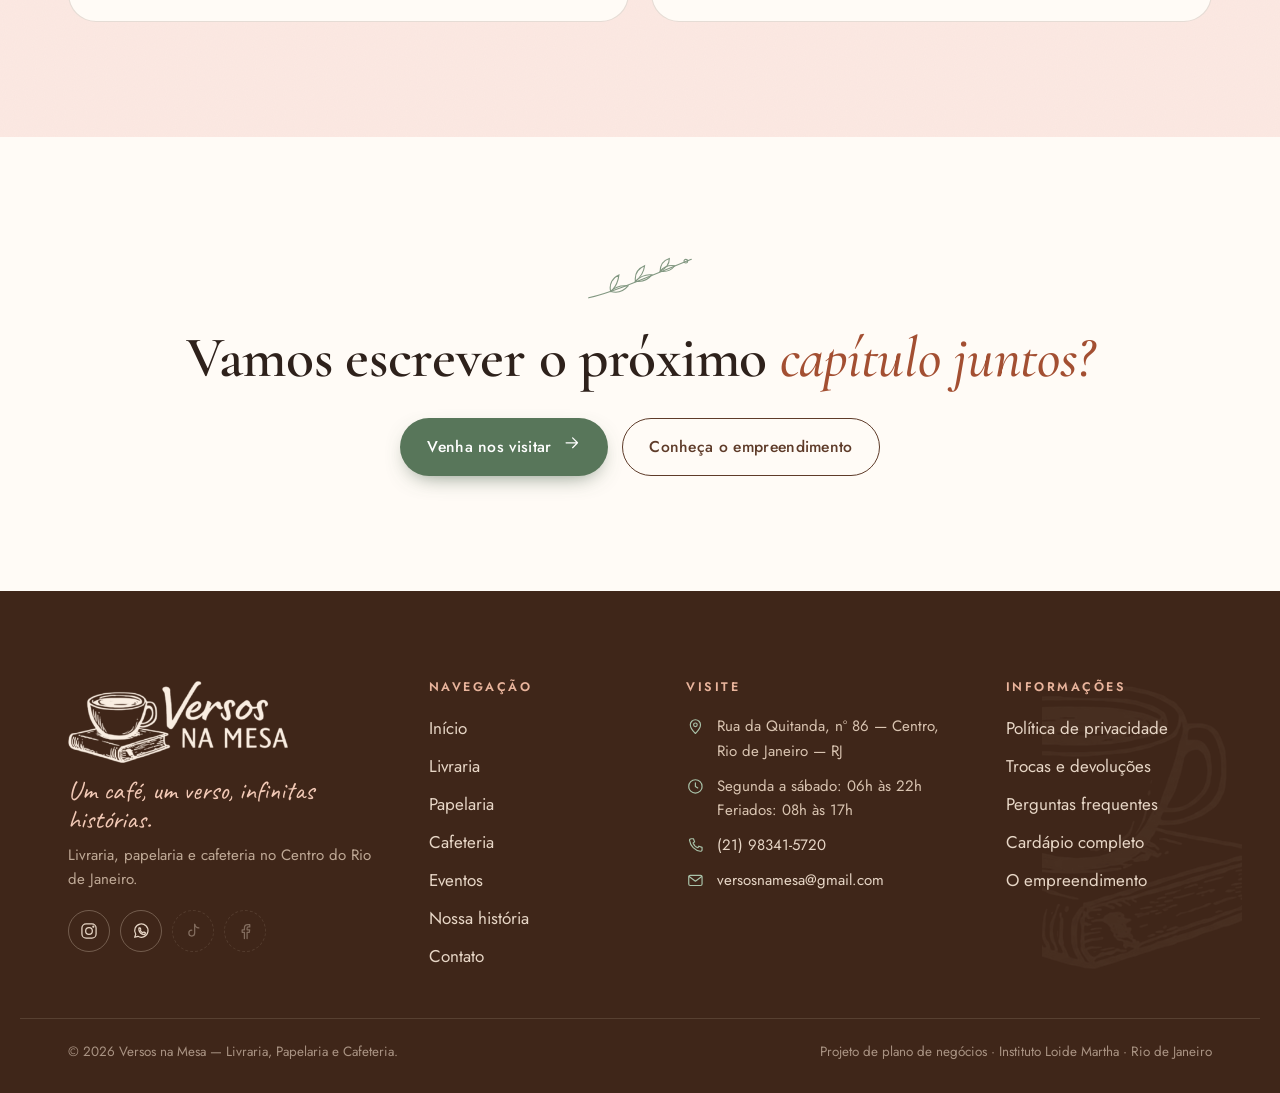
<file: historia.html>
<!DOCTYPE html>
<html lang="pt-BR">
<head>
  <meta charset="utf-8">
  <meta name="viewport" content="width=device-width, initial-scale=1">
  <title>Nossa história — Versos na Mesa</title>
  <meta name="description" content="A história, a missão, a visão e os valores da Versos na Mesa — livraria, papelaria e cafeteria.">
  <meta name="theme-color" content="#3F2619">
  <link rel="icon" type="image/png" href="assets/img/favicon.png">
  <link rel="stylesheet" href="assets/css/style.css">
</head>
<body data-pagina="historia">
  <div id="cabecalho"></div>
  <main id="conteudo">
    <header class="cab-pagina papel">
      <img class="cab-pagina__ilus" src="assets/img/ilustracao-xicara-clara.png" alt="" aria-hidden="true">
      <nav class="migalhas" aria-label="Você está em"><a href="index.html">Início</a><span>/</span><span aria-current="page">Nossa história</span></nav>
      <p class="sobretitulo">Nossa história</p>
      <h1>Uma história escrita entre <em>livros, café e criatividade</em></h1>
    </header>

    <section class="secao">
      <div class="envolve">
        <div class="texto-longo revelar">
          <p>A empresa Versos na Mesa foi criada com o objetivo de unir cultura, conforto e criatividade em um único ambiente. O mercado atual busca experiências diferenciadas, e a proposta da empresa é oferecer um espaço aconchegante para leitura, estudos, encontros e consumo de produtos de qualidade.</p>
          <p>Além de vender livros, cafés e artigos de papelaria, a empresa pretende proporcionar uma experiência única ao cliente, valorizando o bem-estar, o atendimento humanizado e o incentivo à leitura.</p>
          <p class="manuscrito" style="text-align:center;margin-top:36px">“Onde histórias ganham vida.”</p>
        </div>
      </div>
    </section>

    <section class="secao papel" style="background:var(--creme)" aria-labelledby="mvv-titulo">
      <div class="envolve">
        <div class="cab-secao cab-secao--centro">
          <p class="sobretitulo">Propósito</p>
          <h2 id="mvv-titulo" class="titulo-secao">Missão, visão e <em>valores</em></h2>
        </div>
        <div class="mvv">
          <article class="mvv__card mvv__card--missao revelar">
            <span data-i="xicara"></span>
            <h3>Missão</h3>
            <blockquote>Oferecer um espaço acolhedor e multifuncional que possibilite às pessoas ler, estudar, trabalhar e relaxar em um ambiente confortável e estimulante.</blockquote>
            <p>A proposta baseia-se na integração de livraria, papelaria e cafeteria em um único espaço, proporcionando uma experiência completa que une cultura, conhecimento e lazer. Busca incentivar o hábito da leitura, o desenvolvimento intelectual e a troca de experiências entre os frequentadores.</p>
          </article>
          <article class="mvv__card mvv__card--visao revelar">
            <span data-i="estrela"></span>
            <h3>Visão</h3>
            <blockquote>Consolidar-se como referência na comunidade local como um importante ponto de encontro cultural e social.</blockquote>
            <p>Promover o incentivo à leitura, à criatividade e ao acesso ao conhecimento, oferecendo experiências diferenciadas, conforto, qualidade no atendimento e diversidade de produtos e serviços.</p>
          </article>
          <article class="mvv__card mvv__card--valores revelar">
            <span data-i="coracao"></span>
            <h3>Valores</h3>
            <ul class="valores">
              <li>Criatividade</li><li>Qualidade</li><li>Conforto</li>
              <li>Cultura</li><li>Respeito ao cliente</li><li>Ética</li>
              <li>Valorização da leitura</li><li>Educação e conhecimento</li><li>Inclusão e convivência social</li>
            </ul>
          </article>
        </div>
      </div>
    </section>

    <section class="secao" aria-labelledby="marca-titulo">
      <div class="envolve">
        <div class="cab-secao">
          <div>
            <p class="sobretitulo">Identidade</p>
            <h2 id="marca-titulo" class="titulo-secao">Uma marca feita de <em>pausas e páginas</em></h2>
          </div>
        </div>
        <div class="marca-bloco revelar">
          <div>
            <img src="assets/img/logo-variacoes.png" alt="Variações da logomarca Versos na Mesa: horizontal, vertical e selo circular" loading="lazy" style="max-width:520px;width:100%">
          </div>
          <div>
            <p>A logomarca foi criada para representar a união entre literatura e café. O livro simboliza a leitura e o conhecimento, enquanto a xícara de café representa acolhimento e momentos de pausa. A combinação desses elementos transmite a proposta da marca de oferecer um ambiente confortável voltado à cultura e ao bem-estar.</p>
            <p><strong>Slogan:</strong> “Um café, um verso, infinitas histórias.” — a partir de um café e um verso podem surgir muitas histórias, transmitindo a ideia de aconchego e criatividade da marca.</p>
            <div class="paleta" aria-label="Paleta de cores">
              <div><span style="background:#A34F32"></span>Terracota</div>
              <div><span style="background:#FCE9E3"></span>Rosa claro</div>
              <div><span style="background:#58765A"></span>Verde</div>
            </div>
          </div>
        </div>
        <div class="identidade-galeria">
          <figure><a href="assets/img/cartao-visita.webp" data-ampliar="identidade" data-legenda="Frente e verso do cartão de visita"><img src="assets/img/cartao-visita.webp" alt="Cartão de visita" loading="lazy"></a><figcaption>Cartão de visita</figcaption></figure>
          <figure><a href="assets/img/banner.webp" data-ampliar="identidade" data-legenda="Banner"><img src="assets/img/banner.webp" alt="Banner da loja" loading="lazy" style="object-position:top"></a><figcaption>Banner</figcaption></figure>
          <figure><a href="assets/img/papel-timbrado.webp" data-ampliar="identidade" data-legenda="Papel timbrado"><img src="assets/img/papel-timbrado.webp" alt="Papel timbrado" loading="lazy"></a><figcaption>Papel timbrado</figcaption></figure>
          <figure><a href="assets/img/uniformes.webp" data-ampliar="identidade" data-legenda="Uniformes: bege para livraria e papelaria, preto para a cafeteria"><img src="assets/img/uniformes.webp" alt="Uniformes bege e preto com a logomarca" loading="lazy"></a><figcaption>Uniformes</figcaption></figure>
        </div>
      </div>
    </section>

    <section class="secao papel" id="socioambiental" style="background:var(--rosa)" aria-labelledby="socio-titulo">
      <div class="envolve">
        <div class="cab-secao">
          <div>
            <p class="sobretitulo">Responsabilidade socioambiental</p>
            <h2 id="socio-titulo" class="titulo-secao">Cultura, cuidado e <em>responsabilidade</em></h2>
            <p class="lead">A Versos na Mesa pretende desenvolver suas atividades considerando os impactos sociais e ambientais do empreendimento.</p>
          </div>
        </div>
        <div class="socio">
          <div class="socio__col revelar">
            <h3><span data-i="folha"></span>Compromissos ambientais</h3>
            <ul>
              <li><span data-i="xicara"></span>Redução do desperdício de alimentos.</li>
              <li><span data-i="pasta"></span>Controle adequado do estoque.</li>
              <li><span data-i="embalagem"></span>Utilização de embalagens recicláveis ou biodegradáveis.</li>
              <li><span data-i="reciclar"></span>Separação correta de resíduos.</li>
              <li><span data-i="agua"></span>Uso consciente de água.</li>
              <li><span data-i="lampada"></span>Redução do consumo de energia, com lâmpadas LED e equipamentos eficientes.</li>
            </ul>
          </div>
          <div class="socio__col revelar">
            <h3><span data-i="mao"></span>Compromissos sociais</h3>
            <ul>
              <li><span data-i="escudo"></span>Ambiente de trabalho respeitoso, seguro e inclusivo.</li>
              <li><span data-i="estrela"></span>Valorização dos colaboradores.</li>
              <li><span data-i="casa"></span>Possibilidade de contratação de mão de obra local.</li>
              <li><span data-i="presente"></span>Campanhas de arrecadação de alimentos.</li>
              <li><span data-i="livros"></span>Arrecadação de livros e materiais escolares.</li>
              <li><span data-i="pena"></span>Eventos culturais e literários.</li>
            </ul>
          </div>
        </div>
      </div>
    </section>

    <section class="secao">
      <div class="envolve" style="text-align:center">
        <span data-ramo=""></span>
        <h2 class="titulo-secao" style="margin-top:12px">Vamos escrever o próximo <em>capítulo juntos?</em></h2>
        <div class="hero__acoes" style="justify-content:center;margin-top:26px">
          <a class="btn btn--cheio" href="index.html#contato">Venha nos visitar <span data-i="seta"></span></a>
          <a class="btn btn--contorno" href="empreendimento.html">Conheça o empreendimento</a>
        </div>
      </div>
    </section>
  </main>
  <div id="rodape"></div>
  <script src="assets/js/icons.js"></script>
  <script src="assets/js/data.js"></script>
  <script src="assets/js/main.js"></script>
</body>
</html>
</file>
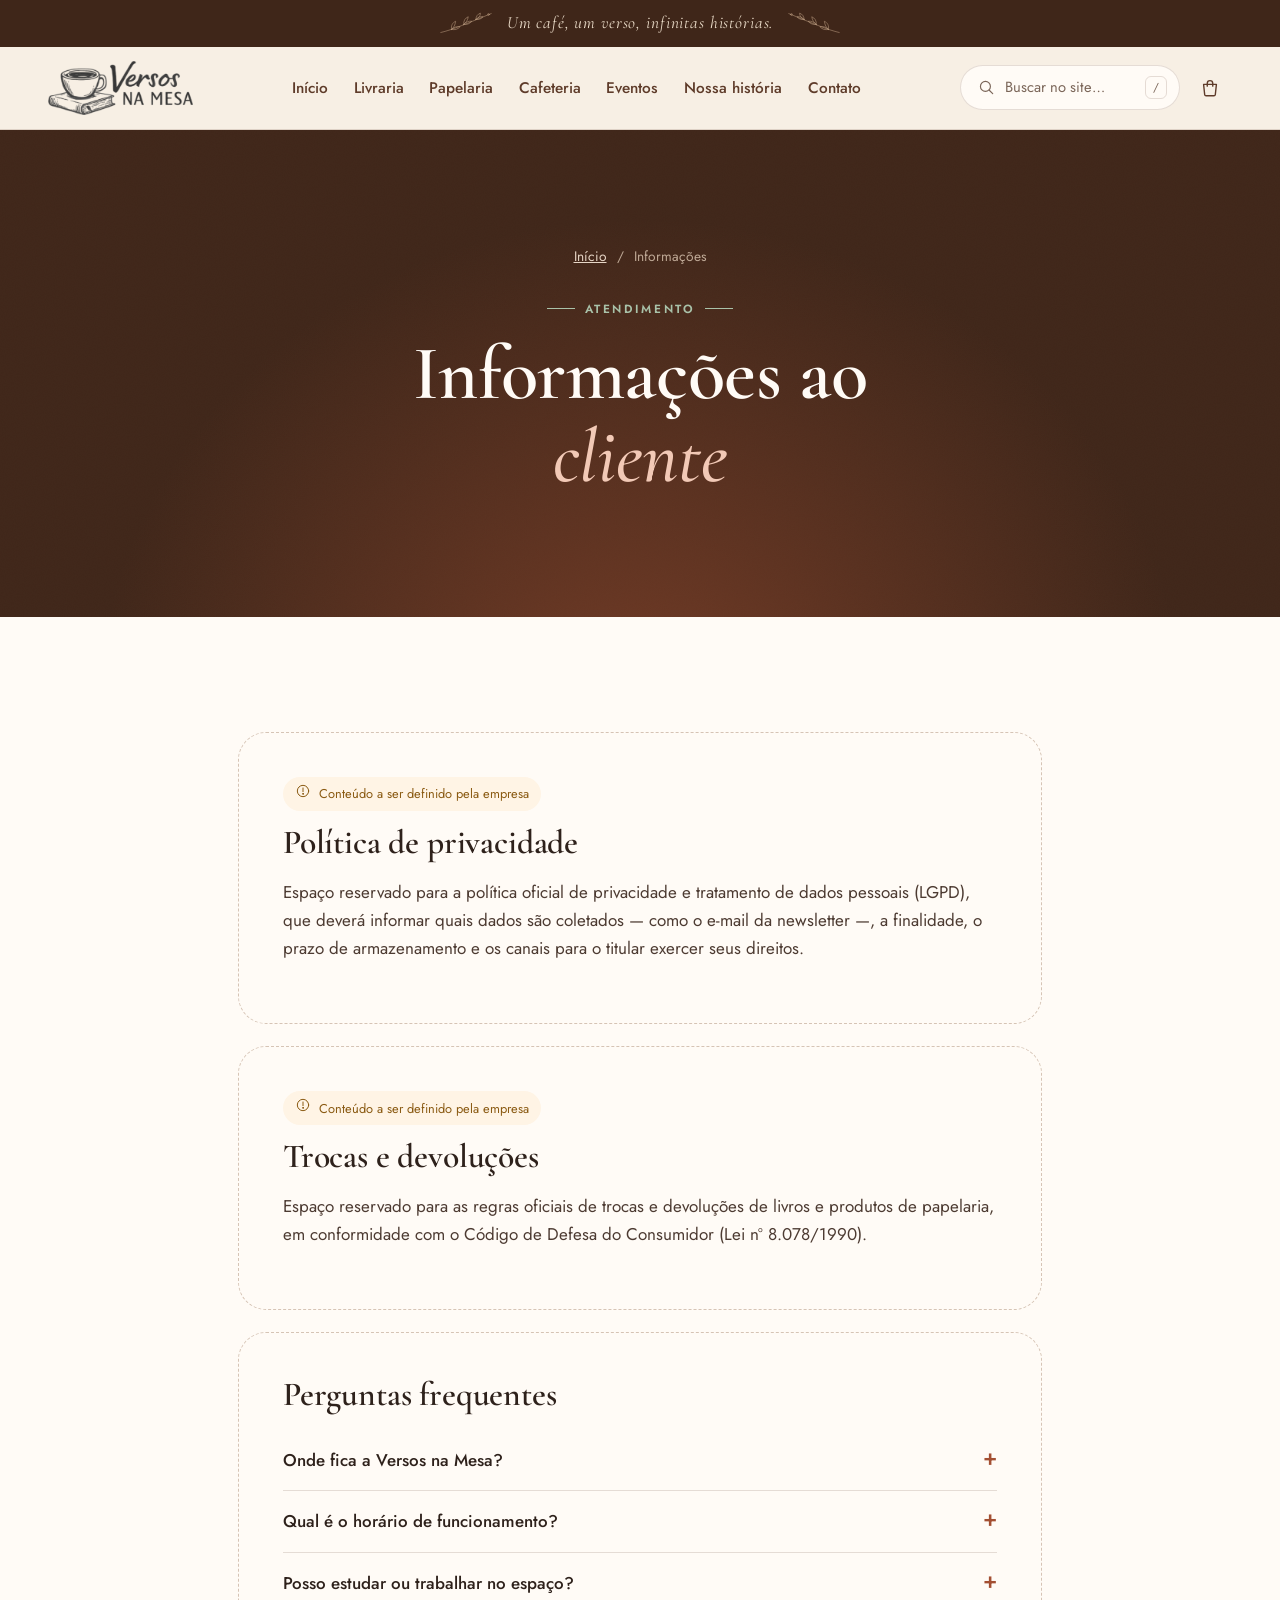
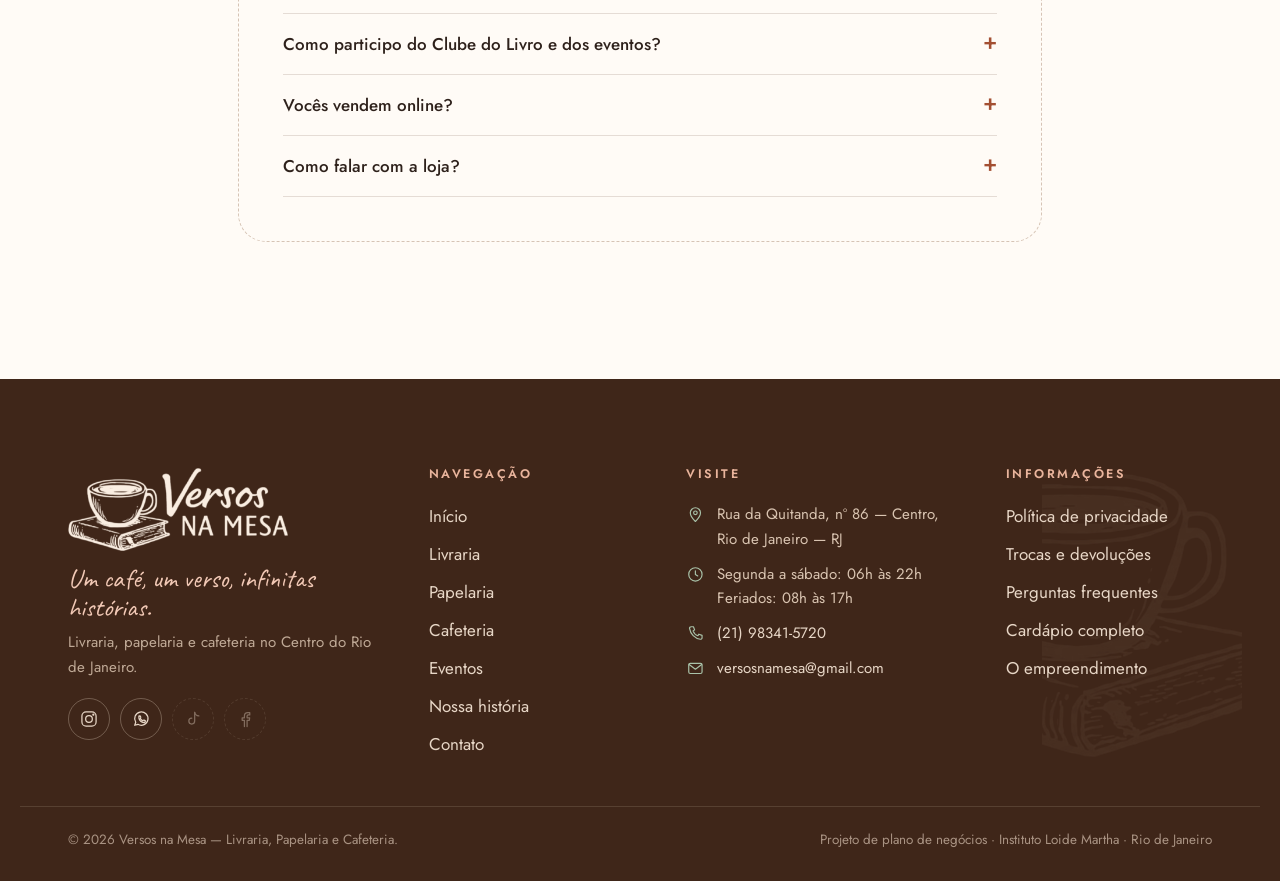
<file: informacoes.html>
<!DOCTYPE html>
<html lang="pt-BR">
<head>
  <meta charset="utf-8">
  <meta name="viewport" content="width=device-width, initial-scale=1">
  <title>Informações — Versos na Mesa</title>
  <meta name="description" content="Política de privacidade, trocas e devoluções e perguntas frequentes da Versos na Mesa.">
  <meta name="theme-color" content="#3F2619">
  <link rel="icon" type="image/png" href="assets/img/favicon.png">
  <link rel="stylesheet" href="assets/css/style.css">
</head>
<body data-pagina="informacoes">
  <div id="cabecalho"></div>
  <main id="conteudo">
    <header class="cab-pagina papel">
      <nav class="migalhas" aria-label="Você está em"><a href="index.html">Início</a><span>/</span><span aria-current="page">Informações</span></nav>
      <p class="sobretitulo">Atendimento</p>
      <h1>Informações ao <em>cliente</em></h1>
    </header>
    <section class="secao">
      <div class="envolve" style="max-width:900px">
        <article class="info-bloco" id="privacidade">
          <span class="selo-pendente"><span data-i="alerta"></span>Conteúdo a ser definido pela empresa</span>
          <h2>Política de privacidade</h2>
          <p>Espaço reservado para a política oficial de privacidade e tratamento de dados pessoais (LGPD), que deverá informar quais dados são coletados — como o e-mail da newsletter —, a finalidade, o prazo de armazenamento e os canais para o titular exercer seus direitos.</p>
        </article>
        <article class="info-bloco" id="trocas">
          <span class="selo-pendente"><span data-i="alerta"></span>Conteúdo a ser definido pela empresa</span>
          <h2>Trocas e devoluções</h2>
          <p>Espaço reservado para as regras oficiais de trocas e devoluções de livros e produtos de papelaria, em conformidade com o Código de Defesa do Consumidor (Lei nº 8.078/1990).</p>
        </article>
        <article class="info-bloco faq" id="faq">
          <h2>Perguntas frequentes</h2>
          <details><summary>Onde fica a Versos na Mesa?</summary><p>Rua da Quitanda, nº 86 — Centro, Rio de Janeiro — RJ, em uma região com fácil acesso por metrô, VLT e ônibus. <a href="index.html#contato">Ver no mapa</a>.</p></details>
          <details><summary>Qual é o horário de funcionamento?</summary><p>De segunda a sábado, das 06h às 22h. Nos feriados, das 08h às 17h.</p></details>
          <details><summary>Posso estudar ou trabalhar no espaço?</summary><p>Sim. O espaço oferece Wi-Fi gratuito, música ambiente tranquila e áreas de leitura e estudo — o segundo andar é mais reservado e silencioso.</p></details>
          <details><summary>Como participo do Clube do Livro e dos eventos?</summary><p>A programação será divulgada nas redes sociais, principalmente no Instagram <a href="https://www.instagram.com/versosnamesa/" target="_blank" rel="noopener">@versosnamesa</a>. <a href="eventos.html">Conheça os eventos</a>.</p></details>
          <details><summary>Vocês vendem online?</summary><p>O catálogo online de livros e papelaria está em preparação. Por enquanto, os produtos estão disponíveis na loja física.</p></details>
          <details><summary>Como falar com a loja?</summary><p>Pelo telefone/WhatsApp <a href="tel:+5521983415720">(21) 98341-5720</a> ou pelo e-mail <a href="mailto:versosnamesa@gmail.com">versosnamesa@gmail.com</a>.</p></details>
        </article>
      </div>
    </section>
  </main>
  <div id="rodape"></div>
  <script src="assets/js/icons.js"></script>
  <script src="assets/js/data.js"></script>
  <script src="assets/js/main.js"></script>
</body>
</html>
</file>
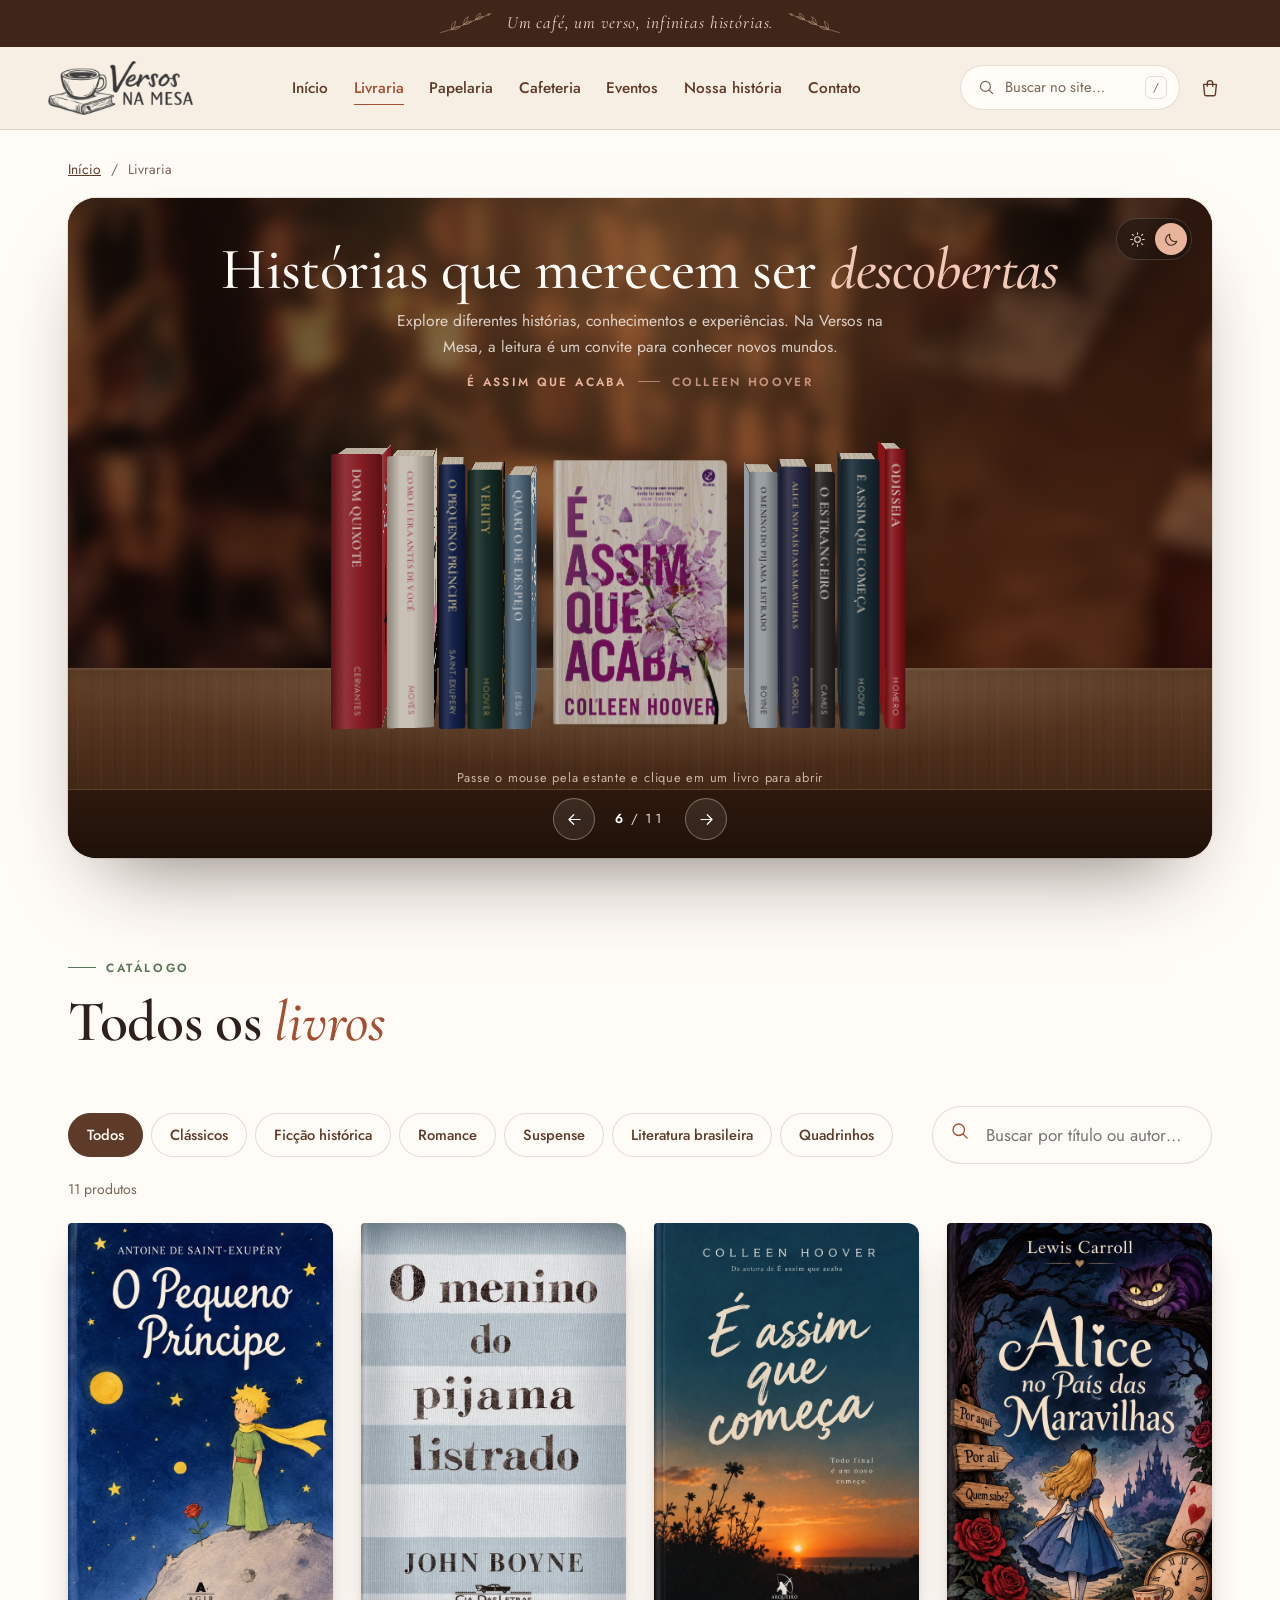
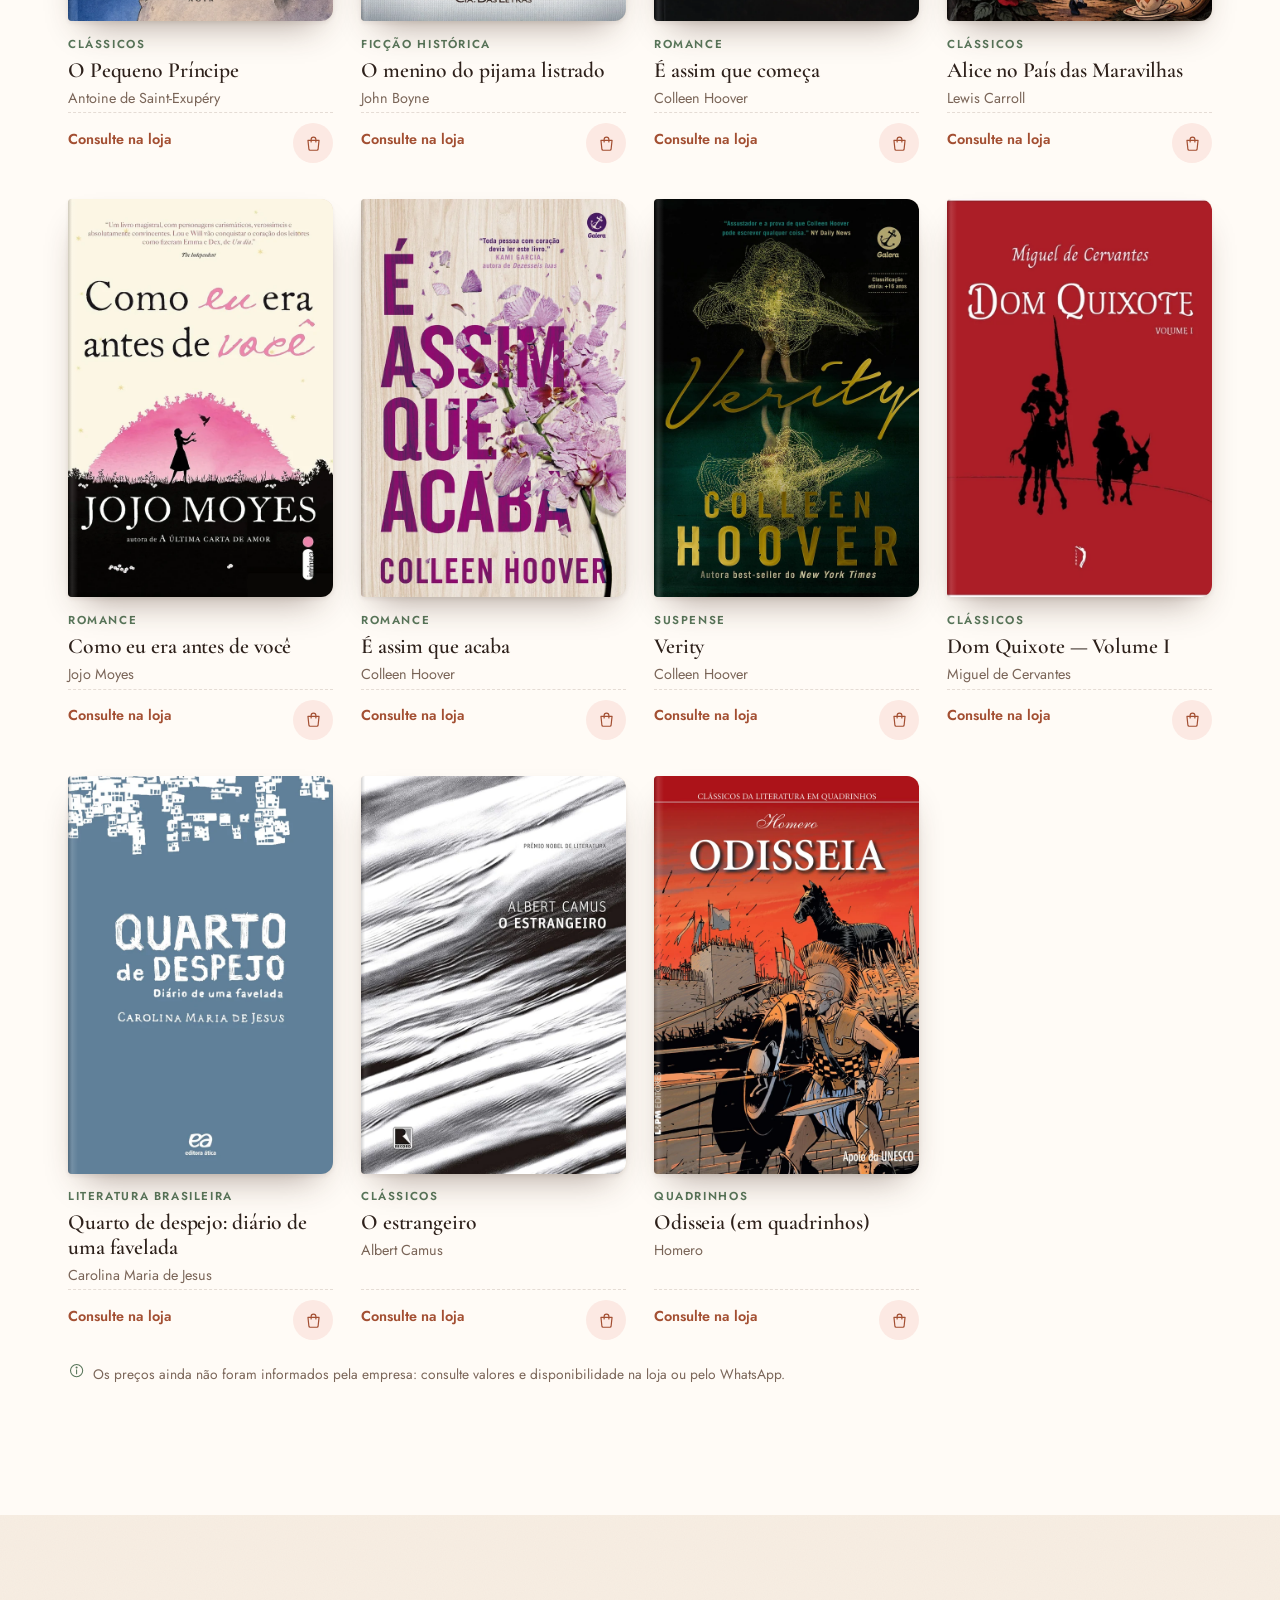
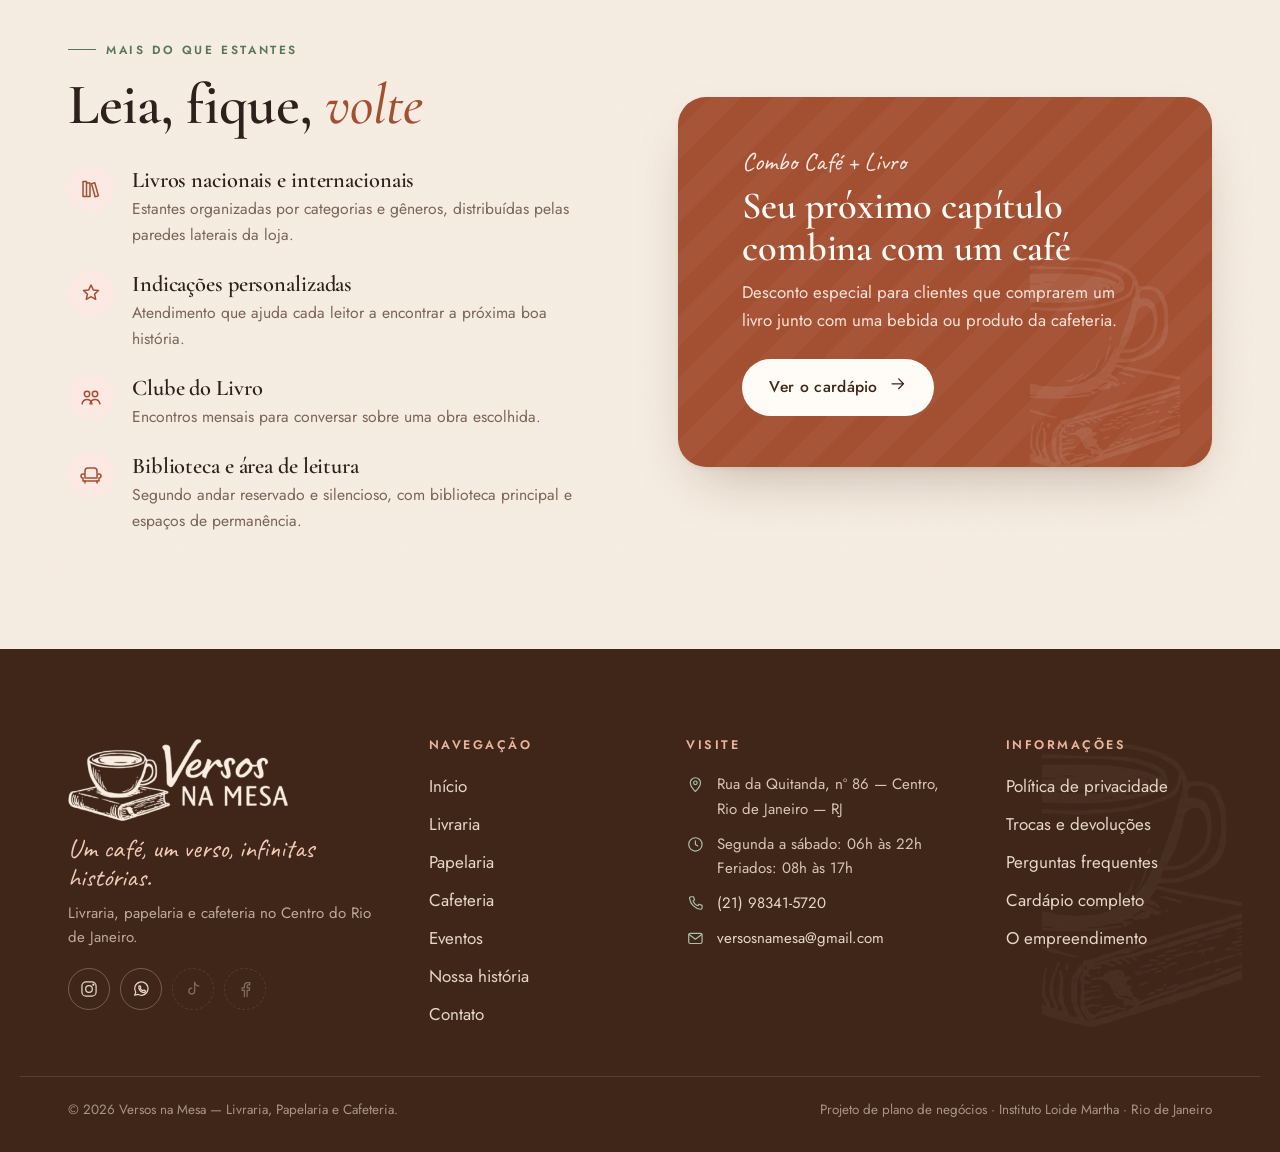
<file: livraria.html>
<!DOCTYPE html>
<html lang="pt-BR">
<head>
  <meta charset="utf-8">
  <meta name="viewport" content="width=device-width, initial-scale=1">
  <title>Livraria — Versos na Mesa</title>
  <meta name="description" content="Livraria Versos na Mesa: livros nacionais e internacionais, clássicos, romances e indicações personalizadas.">
  <meta name="theme-color" content="#3F2619">
  <link rel="icon" type="image/png" href="assets/img/favicon.png">
  <link rel="stylesheet" href="assets/css/style.css">
</head>
<body data-pagina="livraria">
  <div id="cabecalho"></div>
  <main id="conteudo">
    <section class="secao secao--estante" aria-label="Estante da livraria">
      <div class="envolve">
        <nav class="migalhas migalhas--claro" aria-label="Você está em"><a href="index.html">Início</a><span>/</span><span aria-current="page">Livraria</span></nav>
        <div data-estante data-nivel="h1" data-titulo="Histórias que merecem ser *descobertas*" data-subtitulo="Explore diferentes histórias, conhecimentos e experiências. Na Versos na Mesa, a leitura é um convite para conhecer novos mundos."></div>
      </div>
    </section>
    <section class="secao" id="catalogo" aria-labelledby="catalogo-titulo" style="padding-top:0">
      <div class="envolve"><div class="cab-secao" style="margin-bottom:24px"><div><p class="sobretitulo">Catálogo</p><h2 id="catalogo-titulo" class="titulo-secao">Todos os <em>livros</em></h2></div></div></div>
      <div class="envolve">
        <div class="ferramentas">
          <div class="filtros-chips" data-filtros role="group" aria-label="Filtrar por categoria"></div>
          <div class="ferramentas__busca">
            <span data-i="busca"></span>
            <label for="filtro-texto" class="sr">Buscar no catálogo</label>
            <input id="filtro-texto" type="search" data-filtro-texto placeholder="Buscar por título ou autor…" autocomplete="off">
          </div>
        </div>
        <p class="contagem" data-contagem aria-live="polite"></p>
        <ul class="produtos produtos--pagina" data-catalogo-pagina="livro"></ul>
        <p class="nota-rodape"><span data-i="info"></span>Os preços ainda não foram informados pela empresa: consulte valores e disponibilidade na loja ou pelo WhatsApp.</p>
      </div>
    </section>

    <section class="secao papel" style="background:var(--creme)">
      <div class="envolve livraria__topo" style="margin-bottom:0">
        <div>
          <p class="sobretitulo">Mais do que estantes</p>
          <h2 class="titulo-secao">Leia, fique, <em>volte</em></h2>
          <ul class="linhas" data-livraria-linhas></ul>
        </div>
        <div class="faixa-promo faixa-promo--vertical">
          <img class="faixa-promo__ilus" src="assets/img/ilustracao-xicara-clara.png" alt="" aria-hidden="true">
          <span class="manuscrito">Combo Café + Livro</span>
          <h3>Seu próximo capítulo combina com um café</h3>
          <p>Desconto especial para clientes que comprarem um livro junto com uma bebida ou produto da cafeteria.</p>
          <a class="btn btn--claro" href="cardapio.html">Ver o cardápio <span data-i="seta"></span></a>
        </div>
      </div>
    </section>
  </main>
  <div id="rodape"></div>
  <script src="assets/js/icons.js"></script>
  <script src="assets/js/data.js"></script>
  <script src="assets/js/main.js"></script>
  <script src="assets/js/estante.js"></script>
</body>
</html>
</file>
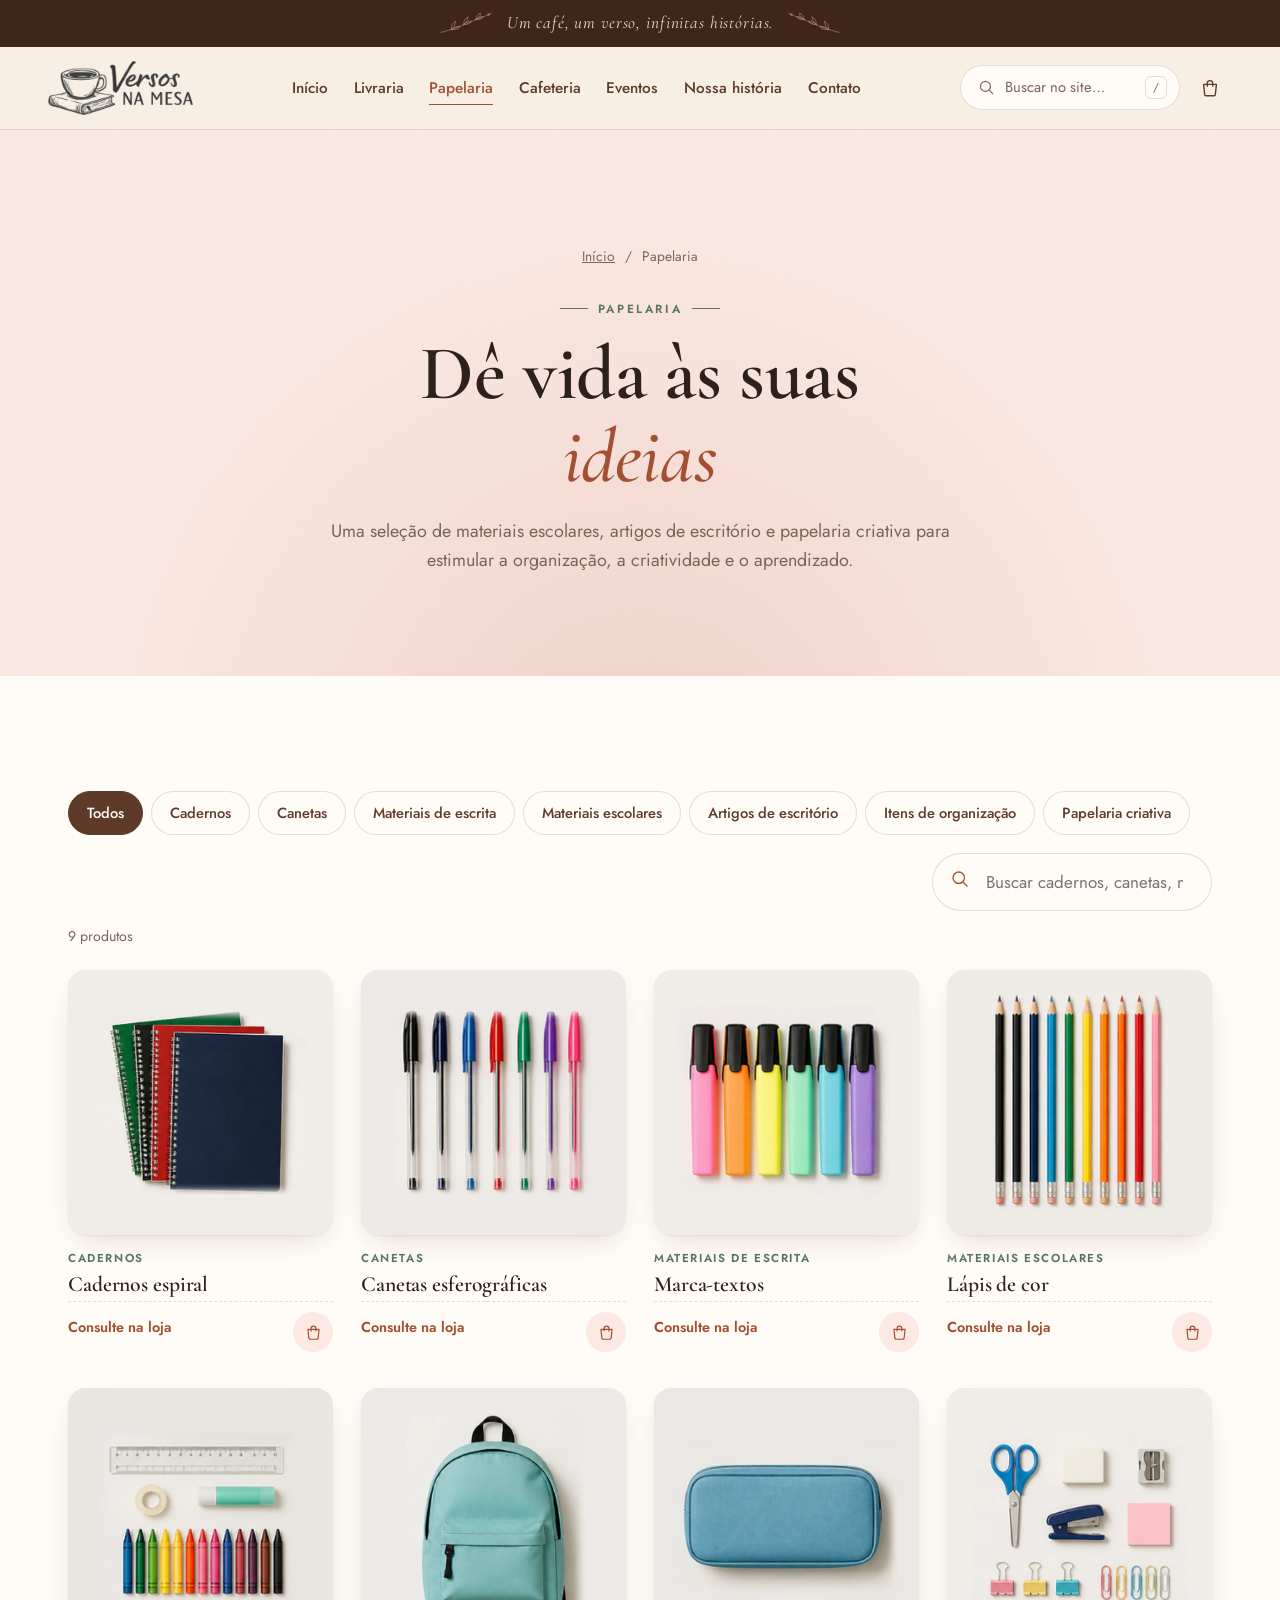
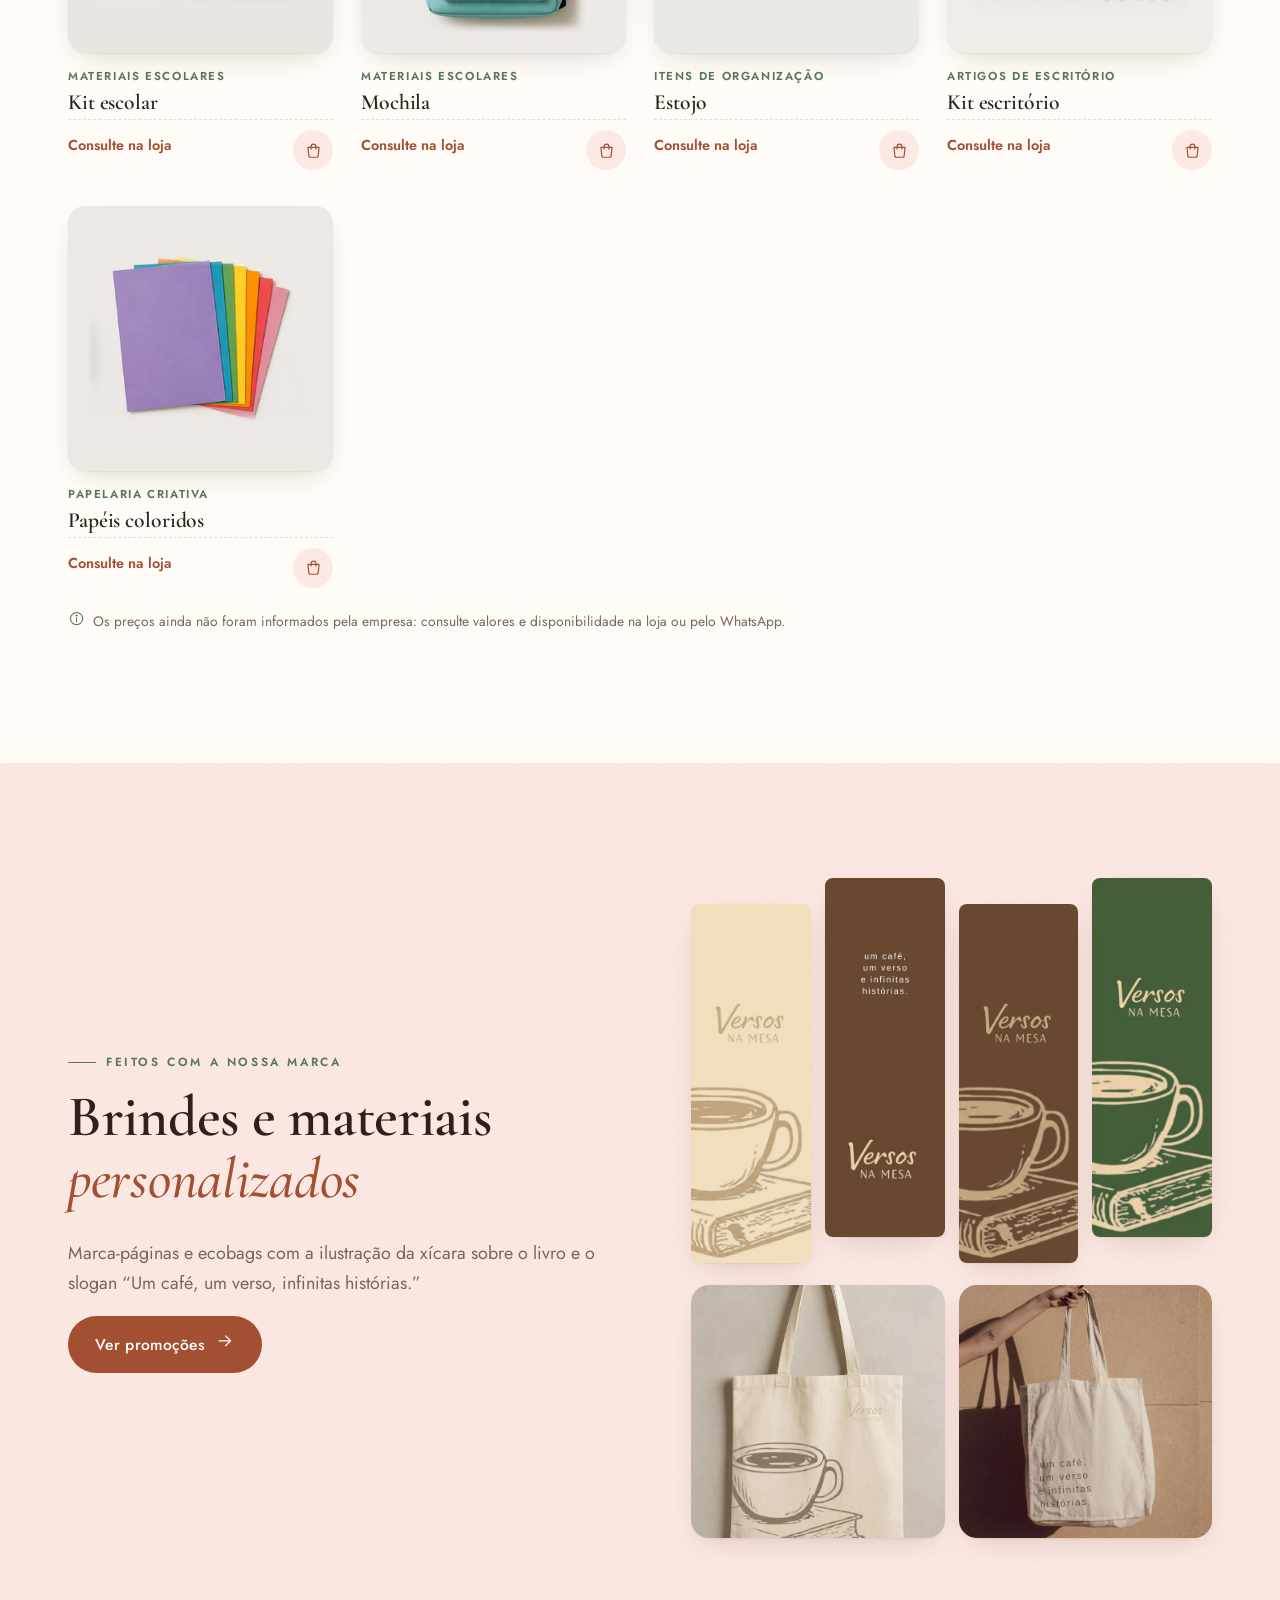
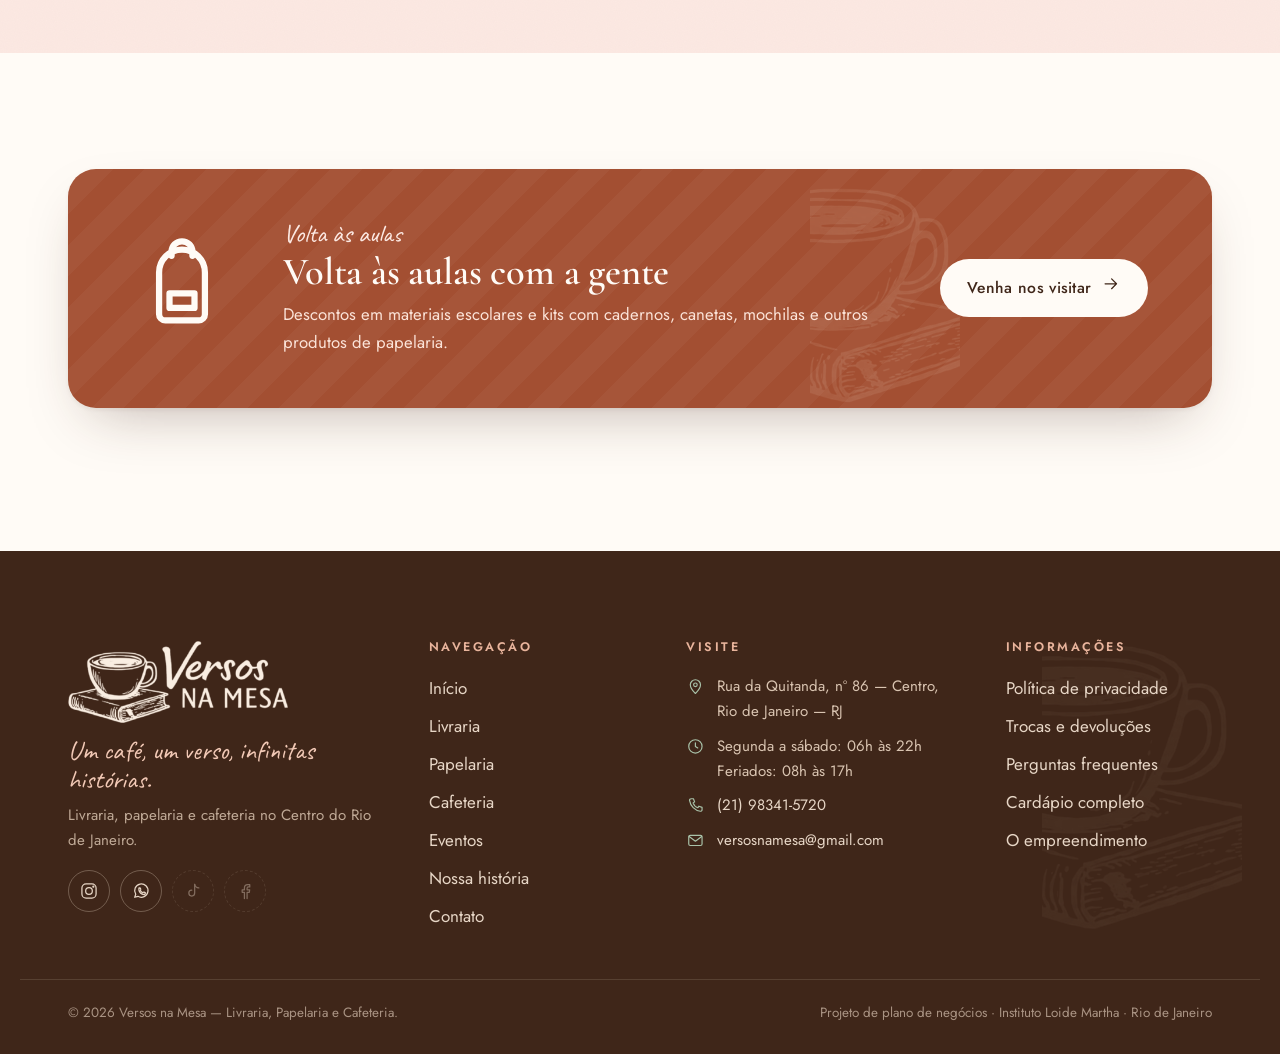
<file: papelaria.html>
<!DOCTYPE html>
<html lang="pt-BR">
<head>
  <meta charset="utf-8">
  <meta name="viewport" content="width=device-width, initial-scale=1">
  <title>Papelaria — Versos na Mesa</title>
  <meta name="description" content="Papelaria Versos na Mesa: cadernos, canetas, materiais escolares, artigos de escritório e papelaria criativa.">
  <meta name="theme-color" content="#3F2619">
  <link rel="icon" type="image/png" href="assets/img/favicon.png">
  <link rel="stylesheet" href="assets/css/style.css">
</head>
<body data-pagina="papelaria">
  <div id="cabecalho"></div>
  <main id="conteudo">
    <header class="cab-pagina cab-pagina--rosa papel">
      <nav class="migalhas" aria-label="Você está em"><a href="index.html">Início</a><span>/</span><span aria-current="page">Papelaria</span></nav>
      <p class="sobretitulo">Papelaria</p>
      <h1>Dê vida às suas <em>ideias</em></h1>
      <p class="lead">Uma seleção de materiais escolares, artigos de escritório e papelaria criativa para estimular a organização, a criatividade e o aprendizado.</p>
    </header>
    <section class="secao" id="catalogo" aria-label="Catálogo">
      <div class="envolve">
        <div class="ferramentas">
          <div class="filtros-chips" data-filtros role="group" aria-label="Filtrar por categoria"></div>
          <div class="ferramentas__busca">
            <span data-i="busca"></span>
            <label for="filtro-texto" class="sr">Buscar no catálogo</label>
            <input id="filtro-texto" type="search" data-filtro-texto placeholder="Buscar cadernos, canetas, mochilas…" autocomplete="off">
          </div>
        </div>
        <p class="contagem" data-contagem aria-live="polite"></p>
        <ul class="produtos produtos--pagina" data-catalogo-pagina="papelaria"></ul>
        <p class="nota-rodape"><span data-i="info"></span>Os preços ainda não foram informados pela empresa: consulte valores e disponibilidade na loja ou pelo WhatsApp.</p>
      </div>
    </section>

    <section class="secao papelaria papel" id="brindes" aria-labelledby="brindes-titulo">
      <div class="envolve papelaria__grade">
        <div>
          <p class="sobretitulo">Feitos com a nossa marca</p>
          <h2 id="brindes-titulo" class="titulo-secao">Brindes e materiais <em>personalizados</em></h2>
          <p class="lead">Marca-páginas e ecobags com a ilustração da xícara sobre o livro e o slogan “Um café, um verso, infinitas histórias.”</p>
          <a class="btn btn--terra" href="index.html#promocoes">Ver promoções <span data-i="seta"></span></a>
        </div>
        <div class="brindes revelar">
          <div class="brindes__marcadores">
            <a href="assets/img/marcapagina-creme.webp" data-ampliar="brindes" data-legenda="Marca-página creme"><img src="assets/img/marcapagina-creme.webp" alt="Marca-página creme com a ilustração da xícara sobre o livro" loading="lazy"></a>
            <a href="assets/img/marcapagina-marrom-slogan.webp" data-ampliar="brindes" data-legenda="Marca-página com o slogan"><img src="assets/img/marcapagina-marrom-slogan.webp" alt="Marca-página marrom com o slogan" loading="lazy"></a>
            <a href="assets/img/marcapagina-marrom.webp" data-ampliar="brindes" data-legenda="Marca-página marrom"><img src="assets/img/marcapagina-marrom.webp" alt="Marca-página marrom com a logomarca" loading="lazy"></a>
            <a href="assets/img/marcapagina-verde.webp" data-ampliar="brindes" data-legenda="Marca-página verde"><img src="assets/img/marcapagina-verde.webp" alt="Marca-página verde com a logomarca" loading="lazy"></a>
          </div>
          <div class="brindes__ecobags">
            <a href="assets/img/ecobag.webp" data-ampliar="brindes" data-legenda="Ecobag Versos na Mesa"><img src="assets/img/ecobag.webp" alt="Ecobag de algodão cru com a ilustração da marca" loading="lazy"></a>
            <a href="assets/img/ecobag-uso.webp" data-ampliar="brindes" data-legenda="Ecobag com o slogan"><img src="assets/img/ecobag-uso.webp" alt="Pessoa segurando ecobag com o slogan da marca" loading="lazy"></a>
          </div>
        </div>
      </div>
    </section>

    <section class="secao" aria-labelledby="volta-titulo">
      <div class="envolve">
        <div class="faixa-promo">
          <img class="faixa-promo__ilus" src="assets/img/ilustracao-xicara-clara.png" alt="" aria-hidden="true">
          <div class="faixa-promo__num" style="font-size:clamp(3rem,7vw,5rem)"><span data-i="mochila"></span></div>
          <div>
            <span class="manuscrito">Volta às aulas</span>
            <h3 id="volta-titulo">Volta às aulas com a gente</h3>
            <p>Descontos em materiais escolares e kits com cadernos, canetas, mochilas e outros produtos de papelaria.</p>
          </div>
          <a class="btn btn--claro" href="index.html#contato">Venha nos visitar <span data-i="seta"></span></a>
        </div>
      </div>
    </section>
  </main>
  <div id="rodape"></div>
  <script src="assets/js/icons.js"></script>
  <script src="assets/js/data.js"></script>
  <script src="assets/js/main.js"></script>
</body>
</html>
</file>
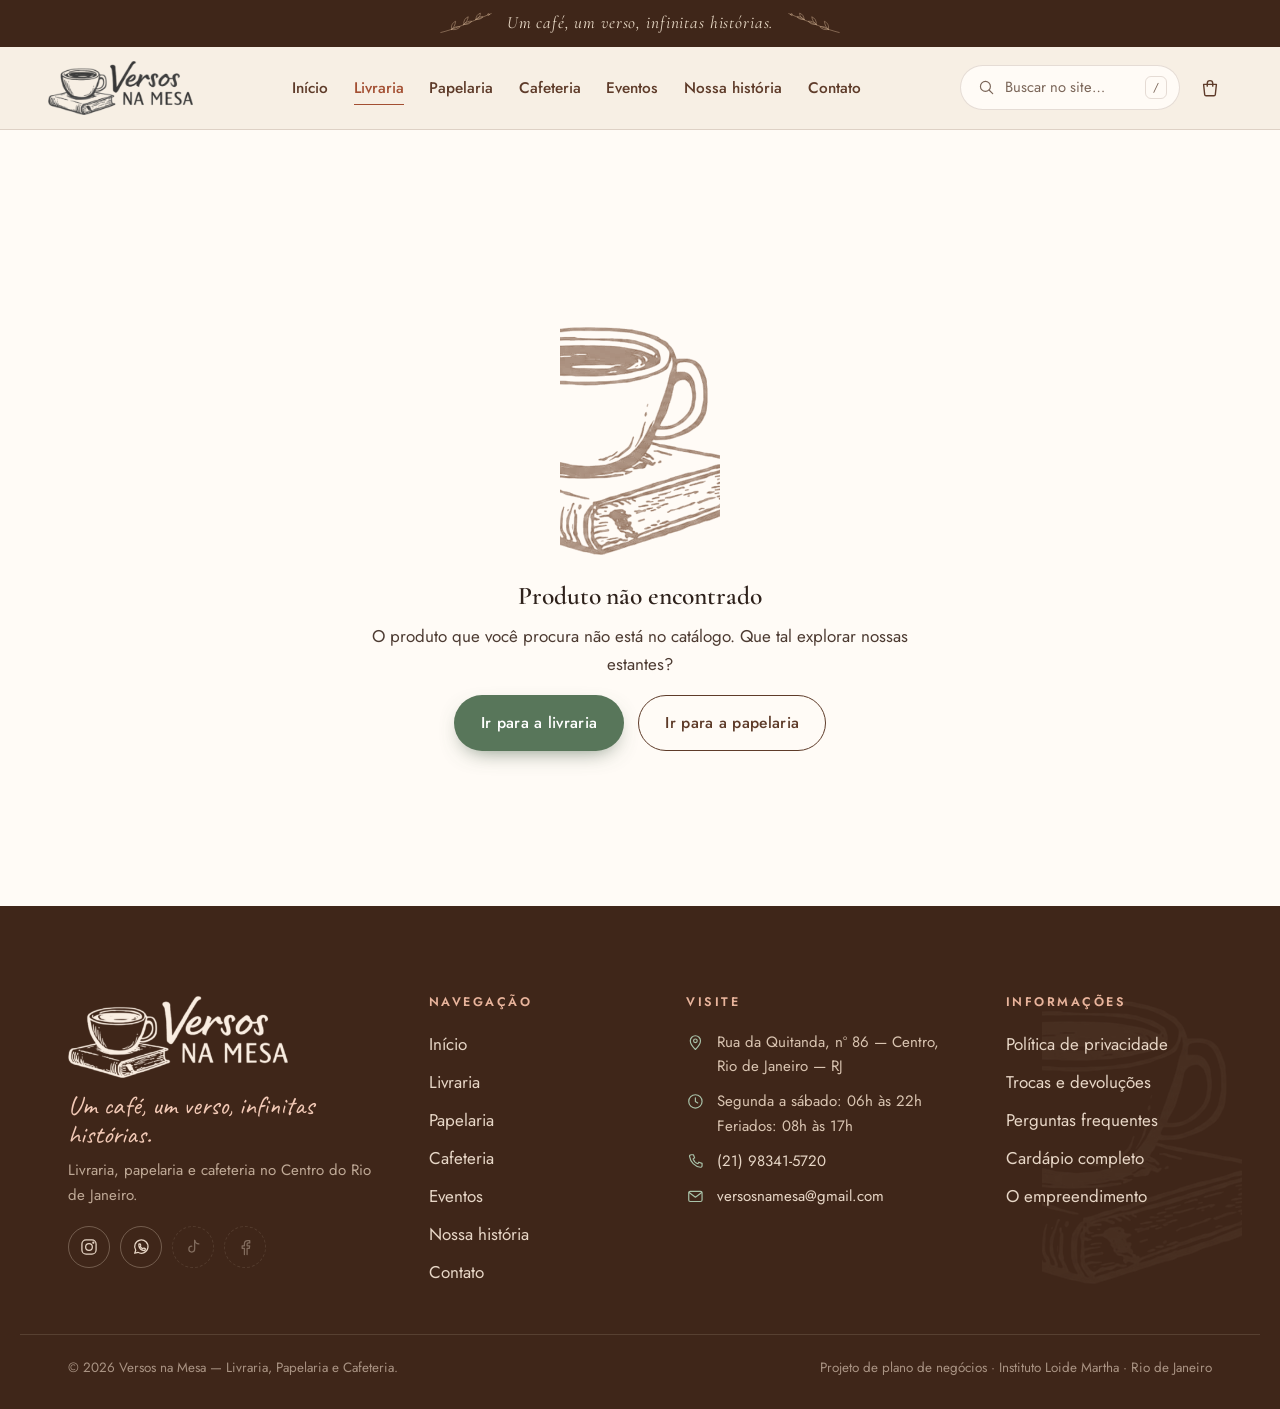
<file: produto.html>
<!DOCTYPE html>
<html lang="pt-BR">
<head>
  <meta charset="utf-8">
  <meta name="viewport" content="width=device-width, initial-scale=1">
  <title>Produto — Versos na Mesa</title>
  <meta name="description" content="Detalhes de livros e produtos de papelaria da Versos na Mesa.">
  <meta name="theme-color" content="#3F2619">
  <link rel="icon" type="image/png" href="assets/img/favicon.png">
  <link rel="stylesheet" href="assets/css/style.css">
</head>
<body data-pagina="livraria">
  <div id="cabecalho"></div>
  <main id="conteudo">
    <section class="secao">
      <div class="envolve" data-produto></div>
    </section>
  </main>
  <div id="rodape"></div>
  <script src="assets/js/icons.js"></script>
  <script src="assets/js/data.js"></script>
  <script src="assets/js/main.js"></script>
</body>
</html>
</file>
<file: assets/css/style.css>
/* ==========================================================================
   VERSOS NA MESA — FOLHA DE ESTILOS
   Paleta oficial (TCC p. 8): terracota #A34F32 · rosa #FCE9E3 · verde #58765A
   ========================================================================== */
@import url('https://fonts.googleapis.com/css2?family=Cormorant+Garamond:ital,wght@0,500;0,600;0,700;1,500;1,600&family=Jost:wght@300;400;500;600&family=Caveat:wght@500;600&display=swap');

:root {
  --terracota: #A34F32;
  --terracota-esc: #8A3F26;
  --rosa: #FCE9E3;
  --verde: #58765A;
  --verde-esc: #455E47;
  --cafe: #3F2619;
  --cafe-2: #5E3B29;
  --madeira: #8B5E3C;
  --bege: #EADBC8;
  --creme: #F7EEE3;
  --off: #FFFBF6;
  --tinta: #2E211B;
  --texto: #4D3B32;
  --suave: #7A6558;
  --linha: rgba(94, 59, 41, .16);

  --f-titulo: 'Cormorant Garamond', 'Playfair Display', Georgia, 'Times New Roman', serif;
  --f-texto: 'Jost', 'Segoe UI', system-ui, -apple-system, sans-serif;
  --f-mao: 'Caveat', 'Segoe Script', 'Bradley Hand', cursive;

  --raio: 18px;
  --raio-g: 28px;
  --sombra: 0 1px 2px rgba(63, 38, 25, .06), 0 10px 30px -12px rgba(63, 38, 25, .22);
  --sombra-g: 0 2px 4px rgba(63, 38, 25, .06), 0 24px 60px -24px rgba(63, 38, 25, .35);
  --max: 1240px;
  --pad: clamp(20px, 4vw, 48px);
  --sec: clamp(72px, 9vw, 128px);
}

*, *::before, *::after { box-sizing: border-box; }
html { scroll-behavior: smooth; scroll-padding-top: 96px; -webkit-text-size-adjust: 100%; }
@media (prefers-reduced-motion: reduce) { html { scroll-behavior: auto; } *, *::before, *::after { animation: none !important; transition: none !important; } }
body {
  margin: 0; font-family: var(--f-texto); font-size: 17px; line-height: 1.65; color: var(--texto);
  background: var(--off); overflow-x: hidden; -webkit-font-smoothing: antialiased;
}
body.travado { overflow: hidden; }
img { max-width: 100%; display: block; }
a { color: inherit; }
button { font: inherit; color: inherit; }
h1, h2, h3, h4 { font-family: var(--f-titulo); color: var(--tinta); font-weight: 600; line-height: 1.08; margin: 0 0 .5em; letter-spacing: -.005em; }
p { margin: 0 0 1em; }
ul { margin: 0; padding: 0; list-style: none; }
.sr { position: absolute !important; width: 1px; height: 1px; overflow: hidden; clip: rect(0 0 0 0); white-space: nowrap; }
:focus-visible { outline: 2.5px solid var(--terracota); outline-offset: 3px; border-radius: 6px; }
.ico { width: 1.25em; height: 1.25em; flex: none; }
.manuscrito { font-family: var(--f-mao); font-size: 1.55em; line-height: 1.1; color: var(--terracota); }

/* textura de papel */
.papel { position: relative; isolation: isolate; }
.papel::before {
  content: ''; position: absolute; inset: 0; z-index: -1; opacity: .5; pointer-events: none;
  background-image: url("data:image/svg+xml,%3Csvg xmlns='http://www.w3.org/2000/svg' width='220' height='220'%3E%3Cfilter id='n'%3E%3CfeTurbulence type='fractalNoise' baseFrequency='.9' numOctaves='2' stitchTiles='stitch'/%3E%3CfeColorMatrix values='0 0 0 0 .37 0 0 0 0 .23 0 0 0 0 .16 0 0 0 .07 0'/%3E%3C/filter%3E%3Crect width='100%25' height='100%25' filter='url(%23n)'/%3E%3C/svg%3E");
}

.pular { position: absolute; left: 12px; top: -60px; z-index: 200; background: var(--cafe); color: var(--off); padding: 10px 16px; border-radius: 10px; text-decoration: none; }
.pular:focus { top: 12px; }

.envolve { width: 100%; max-width: var(--max); margin: 0 auto; padding: 0 var(--pad); }
.secao { padding: var(--sec) 0; }
.sobretitulo { font-family: var(--f-texto); text-transform: uppercase; letter-spacing: .22em; font-size: .74rem; font-weight: 600; color: var(--verde); margin: 0 0 14px; display: inline-flex; align-items: center; gap: 10px; }
.sobretitulo::before { content: ''; width: 28px; height: 1px; background: currentColor; }
.titulo-secao { font-size: clamp(2.2rem, 4.6vw, 3.6rem); }
.titulo-secao em { font-style: italic; color: var(--terracota); font-weight: 500; }
.lead { font-size: 1.12rem; max-width: 60ch; color: var(--suave); }
.cab-secao { display: flex; align-items: flex-end; justify-content: space-between; gap: 32px; margin-bottom: clamp(36px, 5vw, 56px); flex-wrap: wrap; }
.cab-secao > div { max-width: 720px; }
.cab-secao--centro { flex-direction: column; align-items: center; text-align: center; }
.cab-secao--centro .lead { margin-inline: auto; }
.cab-secao--centro .sobretitulo::after { content: ''; width: 28px; height: 1px; background: currentColor; }
.ramo { width: 110px; color: var(--verde); opacity: .75; }
.espelho { transform: scaleX(-1); }

/* botões */
.btn {
  display: inline-flex; align-items: center; justify-content: center; gap: 10px; padding: 14px 26px; border-radius: 999px;
  font-weight: 500; font-size: .98rem; letter-spacing: .02em; text-decoration: none; cursor: pointer; border: 1.5px solid transparent;
  transition: transform .25s ease, background-color .25s ease, color .25s ease, box-shadow .25s ease, border-color .25s;
}
.btn .ico { transition: transform .25s ease; }
.btn:hover .ico { transform: translateX(3px); }
.btn:active { transform: translateY(1px) scale(.98); }
.btn--cheio { background: var(--verde); color: #fff; box-shadow: 0 8px 22px -10px rgba(69, 94, 71, .8); }
.btn--cheio:hover { background: var(--verde-esc); box-shadow: 0 12px 26px -10px rgba(69, 94, 71, .9); }
.btn--terra { background: var(--terracota); color: #fff; }
.btn--terra:hover { background: var(--terracota-esc); }
.btn--claro { background: var(--off); color: var(--cafe); }
.btn--claro:hover { background: var(--rosa); }
.btn--contorno { border-color: currentColor; color: var(--cafe-2); background: transparent; }
.btn--contorno:hover { background: var(--cafe-2); color: var(--off); border-color: var(--cafe-2); }
.btn--largo { width: 100%; }
.btn[disabled] { opacity: .5; cursor: not-allowed; box-shadow: none; }
.link-seta { display: inline-flex; align-items: center; gap: 8px; font-weight: 500; color: var(--terracota); text-decoration: none; font-size: .95rem; }
.link-seta .ico { transition: transform .25s; }
a:hover .link-seta .ico, .link-seta:hover .ico { transform: translateX(4px); }

/* ---------------- faixa superior e cabeçalho ---------------- */
.faixa-topo { background: var(--cafe); color: var(--bege); text-align: center; font-size: .9rem; letter-spacing: .06em; }
.faixa-topo p { margin: 0; padding: 9px 16px; display: flex; align-items: center; justify-content: center; gap: 14px; font-family: var(--f-titulo); font-style: italic; font-size: 1.08rem; }
.faixa-topo .ramo-mini { width: 54px; color: #C9A98C; opacity: .9; }

.cabecalho { position: sticky; top: 0; z-index: 60; background: rgba(247, 238, 227, .94); backdrop-filter: blur(10px); -webkit-backdrop-filter: blur(10px); border-bottom: 1px solid var(--linha); transition: box-shadow .3s; }
.cabecalho.rolado { box-shadow: 0 8px 30px -18px rgba(63, 38, 25, .45); }
.cabecalho__in { max-width: 1400px; margin: 0 auto; padding: 14px var(--pad); display: flex; align-items: center; gap: 28px; }
.marca img { height: 54px; width: auto; transition: height .3s; }
.rolado .marca img { height: 46px; }
.nav { flex: 1; display: flex; justify-content: center; }
.nav ul { display: flex; gap: clamp(14px, 2vw, 30px); }
.nav a { text-decoration: none; font-size: .96rem; font-weight: 500; color: var(--cafe-2); padding: 6px 0; position: relative; white-space: nowrap; }
.nav a::after { content: ''; position: absolute; left: 0; right: 0; bottom: 0; height: 1.5px; background: var(--terracota); transform: scaleX(0); transform-origin: left; transition: transform .3s; }
.nav a:hover::after, .nav a[aria-current]::after { transform: scaleX(1); }
.nav a[aria-current] { color: var(--terracota); }
.nav__rodape { display: none; }
.acoes { display: flex; align-items: center; gap: 8px; }
.busca-campo { display: flex; align-items: center; gap: 10px; background: var(--off); border: 1px solid var(--linha); border-radius: 999px; padding: 9px 12px 9px 16px; min-width: 220px; color: var(--suave); cursor: text; font-size: .92rem; transition: border-color .2s, box-shadow .2s; }
.busca-campo:hover { border-color: var(--madeira); box-shadow: 0 0 0 4px rgba(163, 79, 50, .07); }
.busca-campo span { flex: 1; text-align: left; }
.busca-campo kbd { font-family: var(--f-texto); font-size: .72rem; border: 1px solid var(--linha); border-radius: 6px; padding: 1px 7px; color: var(--suave); }
.icone-btn { position: relative; display: inline-grid; place-items: center; width: 44px; height: 44px; border-radius: 50%; border: 0; background: transparent; color: var(--cafe-2); cursor: pointer; transition: background-color .2s, color .2s; }
.icone-btn:hover { background: rgba(163, 79, 50, .1); color: var(--terracota); }
.icone-btn .ico { width: 22px; height: 22px; }
.contador { position: absolute; top: 4px; right: 3px; min-width: 18px; height: 18px; border-radius: 9px; background: var(--terracota); color: #fff; font-size: .68rem; font-weight: 600; display: grid; place-items: center; padding: 0 4px; }
.so-mobile, .hamburguer { display: none; }
.veu { position: fixed; inset: 0; background: rgba(46, 33, 27, .45); z-index: 55; }

/* ---------------- HERO ---------------- */
.hero { position: relative; background: var(--cafe); color: var(--bege); overflow: hidden; }
.hero::after { content: ''; position: absolute; inset: 0; background: radial-gradient(ellipse at 78% 40%, rgba(163, 79, 50, .45), transparent 55%), radial-gradient(ellipse at 10% 100%, rgba(88, 118, 90, .3), transparent 50%); pointer-events: none; }
.hero__in { position: relative; z-index: 2; max-width: 1400px; margin: 0 auto; padding: clamp(56px, 8vw, 110px) var(--pad) clamp(64px, 9vw, 120px); display: grid; grid-template-columns: 1.02fr 1fr; gap: clamp(32px, 5vw, 80px); align-items: center; }
.hero .manuscrito { color: #E9B49C; font-size: 2rem; margin-bottom: 10px; display: block; }
.hero h1 { color: var(--off); font-size: clamp(3rem, 7vw, 5.8rem); font-weight: 600; line-height: .98; margin-bottom: 26px; }
.hero h1 em { font-weight: 500; color: #F2C9B6; }
.hero p.lead { color: #E7D6C6; font-size: clamp(1.08rem, 1.5vw, 1.25rem); margin-bottom: 36px; }
.hero__acoes { display: flex; gap: 14px; flex-wrap: wrap; }
.hero .btn--contorno { color: var(--bege); }
.hero .btn--contorno:hover { background: var(--bege); color: var(--cafe); border-color: var(--bege); }
.hero__selos { display: flex; gap: 28px; margin-top: 48px; padding-top: 28px; border-top: 1px solid rgba(234, 219, 200, .18); flex-wrap: wrap; }
.hero__selos div { display: flex; align-items: center; gap: 12px; font-size: .92rem; color: #D9C4B1; }
.hero__selos .ico { width: 28px; height: 28px; color: #E9B49C; }
.hero__arte { position: relative; aspect-ratio: 1 / 1.02; max-width: 600px; justify-self: end; width: 100%; }
.hero__arco { position: absolute; inset: 0 8% 6% 6%; border-radius: 999px 999px 26px 26px; overflow: hidden; box-shadow: 0 40px 80px -30px rgba(0, 0, 0, .7); border: 8px solid rgba(255, 251, 246, .08); }
.hero__arco img { width: 100%; height: 100%; object-fit: cover; object-position: 50% 60%; transform: scale(1.04); }
.hero__arco::after { content: ''; position: absolute; inset: 0; background: linear-gradient(180deg, transparent 55%, rgba(63, 38, 25, .55)); }
.hero__foto { position: absolute; border-radius: 18px; overflow: hidden; box-shadow: 0 24px 50px -18px rgba(0, 0, 0, .7); border: 6px solid var(--off); background: var(--off); }
.hero__foto img { width: 100%; height: 100%; object-fit: cover; }
.hero__foto--a { width: 34%; aspect-ratio: 1; left: -4%; bottom: 2%; transform: rotate(-5deg); }
.hero__foto--b { width: 22%; right: 0; top: 10%; transform: rotate(5deg); aspect-ratio: 1 / 3; border-width: 0; border-radius: 6px; }
.hero__selo { position: absolute; right: 2%; bottom: 0; width: 118px; height: 118px; border-radius: 50%; background: var(--rosa); display: grid; place-items: center; box-shadow: 0 16px 34px -14px rgba(0, 0, 0, .6); animation: girar 40s linear infinite; }
.hero__selo img { width: 82%; }
@keyframes girar { to { transform: rotate(360deg); } }
.hero__ramo { position: absolute; left: -30px; top: 6%; width: 150px; color: #8FA88F; opacity: .55; transform: rotate(-30deg); }

/* ---------------- UNIVERSOS ---------------- */
.universos { background: var(--creme); }
.universos__grade { display: grid; grid-template-columns: repeat(3, 1fr); gap: clamp(18px, 2.4vw, 30px); }
.universo { position: relative; border-radius: var(--raio-g); overflow: hidden; min-height: 500px; display: flex; flex-direction: column; justify-content: flex-end; text-decoration: none; color: var(--off); box-shadow: var(--sombra); isolation: isolate; transition: transform .45s cubic-bezier(.2, .7, .2, 1), box-shadow .45s; }
.universo img { position: absolute; inset: 0; width: 100%; height: 100%; object-fit: cover; z-index: -2; transition: transform 1s cubic-bezier(.2, .7, .2, 1); }
.universo::before { content: ''; position: absolute; inset: 0; z-index: -1; background: linear-gradient(180deg, rgba(46, 33, 27, 0) 25%, rgba(46, 33, 27, .55) 55%, rgba(46, 33, 27, .92)); }
.universo:hover { transform: translateY(-6px); box-shadow: var(--sombra-g); }
.universo:hover img { transform: scale(1.06); }
.universo__corpo { padding: 32px; }
.universo__num { font-family: var(--f-titulo); font-style: italic; font-size: 1.1rem; color: #F2C9B6; display: block; margin-bottom: 6px; }
.universo h3 { color: var(--off); font-size: 2.6rem; margin-bottom: 10px; }
.universo p { color: #EADBC8; margin-bottom: 22px; font-size: 1rem; }
.universo .pilula { display: inline-flex; align-items: center; gap: 10px; padding: 11px 20px; border-radius: 999px; background: rgba(255, 251, 246, .14); border: 1px solid rgba(255, 251, 246, .35); backdrop-filter: blur(6px); font-weight: 500; font-size: .92rem; transition: background .3s, color .3s; }
.universo:hover .pilula { background: var(--off); color: var(--cafe); }
.universo--papelaria img { object-position: 50% 30%; }

/* ---------------- LIVRARIA ---------------- */
.livraria__topo { display: grid; grid-template-columns: 1fr 1fr; gap: clamp(32px, 6vw, 90px); align-items: center; margin-bottom: clamp(56px, 7vw, 90px); }
.livraria__img { position: relative; }
.livraria__img > img { border-radius: var(--raio-g); box-shadow: var(--sombra-g); aspect-ratio: 4/3.3; object-fit: cover; width: 100%; }
.livraria__img .mini { position: absolute; width: 38%; right: -6%; bottom: -10%; border-radius: 16px; border: 6px solid var(--off); box-shadow: var(--sombra-g); }
.linhas { display: grid; gap: 22px; margin-top: 30px; }
.linha { display: flex; gap: 18px; align-items: flex-start; }
.linha > .ico { width: 46px; height: 46px; padding: 11px; border-radius: 50%; background: var(--rosa); color: var(--terracota); }
.linha h3 { font-size: 1.4rem; margin: 2px 0 4px; }
.linha p { margin: 0; color: var(--suave); font-size: .98rem; }
.catalogo { background: var(--creme); border-radius: var(--raio-g); padding: clamp(28px, 4vw, 48px); border: 1px solid var(--linha); }
.catalogo__cab { display: flex; justify-content: space-between; align-items: center; gap: 20px; flex-wrap: wrap; margin-bottom: 28px; }
.catalogo__cab h3 { font-size: 2rem; margin: 0; }
.filtros { display: flex; gap: 8px; flex-wrap: wrap; }
.filtros span { padding: 8px 16px; border-radius: 999px; border: 1px solid var(--linha); font-size: .86rem; color: var(--suave); background: var(--off); }
.produtos { display: grid; grid-template-columns: repeat(4, 1fr); gap: 24px; }
.produto a { text-decoration: none; display: block; }
.produto__capa { aspect-ratio: 3/4.2; border-radius: 14px; background: var(--bege); display: grid; place-items: center; overflow: hidden; margin-bottom: 14px; box-shadow: var(--sombra); transition: transform .35s; }
.produto a:hover .produto__capa { transform: translateY(-5px) rotate(-1deg); }
.produto__capa img { width: 100%; height: 100%; object-fit: cover; }
.produto h3 { font-size: 1.3rem; margin: 0 0 2px; }
.produto .autor { color: var(--suave); font-size: .9rem; margin: 0 0 6px; }
.produto .preco { font-weight: 600; color: var(--terracota); margin: 0 0 8px; }
.aviso-catalogo { display: flex; gap: 14px; align-items: flex-start; margin-top: 28px; padding: 18px 22px; border-radius: 14px; background: var(--off); border-left: 3px solid var(--verde); font-size: .95rem; }
.aviso-catalogo .ico { color: var(--verde); width: 24px; height: 24px; margin-top: 2px; }
.aviso-catalogo p { margin: 0; }

/* ---------------- PAPELARIA ---------------- */
.papelaria { background: var(--rosa); overflow: hidden; }
.papelaria__grade { display: grid; grid-template-columns: 1.05fr 1fr; gap: clamp(36px, 6vw, 90px); align-items: center; }
.categorias { display: grid; grid-template-columns: repeat(3, 1fr); gap: 12px; margin: 32px 0; }
.categoria { background: rgba(255, 251, 246, .75); border: 1px solid rgba(163, 79, 50, .12); border-radius: 16px; padding: 18px 14px; display: flex; flex-direction: column; align-items: flex-start; gap: 12px; font-weight: 500; color: var(--cafe-2); font-size: .95rem; line-height: 1.25; transition: transform .3s, background .3s, box-shadow .3s; }
.categoria:hover { transform: translateY(-3px); background: var(--off); box-shadow: var(--sombra); }
.categoria .ico { width: 30px; height: 30px; color: var(--terracota); }
.brindes { position: relative; }
.brindes__marcadores { display: grid; grid-template-columns: repeat(4, 1fr); gap: 14px; align-items: end; }
.brindes__marcadores a { display: block; border-radius: 8px; overflow: hidden; box-shadow: var(--sombra); transition: transform .35s; }
.brindes__marcadores a:nth-child(odd) { transform: translateY(26px); }
.brindes__marcadores a:hover { transform: translateY(-8px) rotate(-2deg); }
.brindes__marcadores a:nth-child(odd):hover { transform: translateY(16px) rotate(2deg); }
.brindes__ecobags { display: grid; grid-template-columns: 1fr 1fr; gap: 14px; margin-top: 48px; }
.brindes__ecobags a { border-radius: var(--raio); overflow: hidden; box-shadow: var(--sombra); display: block; aspect-ratio: 1; }
.brindes__ecobags img { width: 100%; height: 100%; object-fit: cover; transition: transform .6s; }
.brindes__ecobags a:hover img { transform: scale(1.05); }
.legenda { font-family: var(--f-mao); font-size: 1.4rem; color: var(--terracota); margin-top: 14px; text-align: center; }

/* ---------------- CAFETERIA ---------------- */
.cafeteria { background: var(--cafe); color: var(--bege); position: relative; overflow: hidden; }
.cafeteria h2, .cafeteria h3 { color: var(--off); }
.cafeteria .titulo-secao em { color: #F2C9B6; }
.cafeteria .sobretitulo { color: #A9C2A9; }
.cafeteria .lead { color: #D9C4B1; }
.cafeteria__grade { display: grid; grid-template-columns: .9fr 1.1fr; gap: clamp(36px, 6vw, 90px); align-items: center; }
.cafeteria__fotos { position: relative; aspect-ratio: 1 / 1.08; }
.cafeteria__fotos a { position: absolute; display: block; overflow: hidden; border-radius: var(--raio); box-shadow: 0 30px 60px -24px rgba(0, 0, 0, .7); }
.cafeteria__fotos img { width: 100%; height: 100%; object-fit: cover; transition: transform .7s; }
.cafeteria__fotos a:hover img { transform: scale(1.05); }
.cafeteria__fotos .f1 { inset: 0 22% 26% 0; }
.cafeteria__fotos .f2 { width: 46%; aspect-ratio: 1; right: 0; bottom: 0; border: 6px solid var(--cafe); }
.cafeteria__fotos .f3 { width: 30%; aspect-ratio: 663/883; right: 2%; top: 4%; transform: rotate(4deg); }
.grupos-menu { display: grid; grid-template-columns: repeat(4, 1fr); gap: 10px; margin: 30px 0; }
.grupo-menu { border: 1px solid rgba(234, 219, 200, .2); border-radius: 14px; padding: 16px 12px; text-align: center; font-size: .9rem; color: #E7D6C6; }
.grupo-menu .ico { width: 30px; height: 30px; margin: 0 auto 8px; color: #E9B49C; display: block; }
.grupo-menu strong { display: block; color: var(--off); font-family: var(--f-titulo); font-size: 1.25rem; font-weight: 600; }
.cardapio-resumo { display: grid; grid-template-columns: 1fr 1fr; gap: 14px 36px; margin: 8px 0 34px; }
.menu-bloco h3 { font-size: 1.3rem; color: #F2C9B6; margin-bottom: 8px; padding-bottom: 6px; border-bottom: 1px solid rgba(234, 219, 200, .2); }
.menu-bloco li { display: flex; align-items: baseline; gap: 8px; font-size: .94rem; padding: 3px 0; }
.menu-bloco li i { flex: 1; border-bottom: 1px dotted rgba(234, 219, 200, .35); transform: translateY(-4px); }
.menu-bloco li b { font-weight: 500; color: var(--off); white-space: nowrap; font-size: .9rem; }
.cafeteria__ilus { position: absolute; right: -60px; top: -40px; width: 260px; opacity: .08; transform: rotate(12deg); pointer-events: none; }

/* ---------------- EXPERIÊNCIA ---------------- */
.experiencia__grade { display: grid; grid-template-columns: 1fr 1.2fr; gap: clamp(36px, 6vw, 90px); align-items: start; }
.experiencia__texto { position: sticky; top: 130px; }
.experiencia__texto blockquote { margin: 28px 0 0; padding: 24px 28px; border-radius: var(--raio); background: var(--creme); font-family: var(--f-titulo); font-style: italic; font-size: 1.4rem; line-height: 1.35; color: var(--cafe-2); position: relative; }
.experiencia__texto blockquote::before { content: '“'; position: absolute; top: -18px; left: 18px; font-size: 4.5rem; color: var(--terracota); line-height: 1; }
.diferenciais { display: grid; grid-template-columns: repeat(3, 1fr); gap: 16px; }
.diferencial { background: var(--off); border: 1px solid var(--linha); border-radius: var(--raio); padding: 26px 22px; transition: transform .35s, box-shadow .35s, border-color .35s; }
.diferencial:hover { transform: translateY(-4px); box-shadow: var(--sombra); border-color: transparent; }
.diferencial .ico { width: 40px; height: 40px; color: var(--verde); margin-bottom: 16px; }
.diferencial h3 { font-size: 1.3rem; margin: 0; }
.diferencial:nth-child(3n+2) { background: var(--creme); }
.diferencial:nth-child(3n+2) .ico { color: var(--terracota); }

/* ---------------- EVENTOS ---------------- */
.eventos { background: var(--creme); }
.eventos__grade { display: grid; grid-template-columns: repeat(4, 1fr); gap: 20px; }
.evento { position: relative; border-radius: var(--raio-g); padding: 30px 26px 28px; display: flex; flex-direction: column; min-height: 330px; overflow: hidden; transition: transform .4s, box-shadow .4s; scroll-margin-top: 120px; }
.evento:hover { transform: translateY(-6px); box-shadow: var(--sombra-g); }
.evento::after { content: ''; position: absolute; right: -40px; bottom: -40px; width: 160px; height: 160px; border-radius: 50%; border: 1px solid currentColor; opacity: .15; }
.evento__ico { width: 64px; height: 64px; border-radius: 50%; display: grid; place-items: center; margin-bottom: 24px; }
.evento__ico .ico { width: 30px; height: 30px; }
.evento h3 { font-size: 1.75rem; margin-bottom: 10px; }
.evento p { font-size: .96rem; flex: 1; }
.evento--verde { background: var(--verde); color: #E8EFE6; } .evento--verde h3 { color: #fff; } .evento--verde .evento__ico { background: rgba(255, 255, 255, .14); color: #fff; } .evento--verde .link-seta { color: #fff; }
.evento--cafe { background: var(--cafe-2); color: #E7D6C6; } .evento--cafe h3 { color: #fff; } .evento--cafe .evento__ico { background: rgba(255, 255, 255, .12); color: #F2C9B6; } .evento--cafe .link-seta { color: #F2C9B6; }
.evento--terracota { background: var(--terracota); color: #FBE3D8; } .evento--terracota h3 { color: #fff; } .evento--terracota .evento__ico { background: rgba(255, 255, 255, .16); color: #fff; } .evento--terracota .link-seta { color: #fff; }
.evento--rosa { background: var(--rosa); color: var(--texto); border: 1px solid rgba(163, 79, 50, .14); } .evento--rosa .evento__ico { background: var(--off); color: var(--terracota); }
.selo-status { display: inline-block; font-size: .78rem; letter-spacing: .04em; padding: 6px 12px; border-radius: 999px; background: rgba(255, 255, 255, .16); align-self: flex-start; }
.evento--rosa .selo-status { background: var(--off); color: var(--suave); }
.eventos__rodape { display: flex; justify-content: center; align-items: center; gap: 22px; margin-top: 44px; flex-wrap: wrap; text-align: center; }
.eventos__rodape p { margin: 0; color: var(--suave); font-size: .92rem; }

/* ---------------- PROMOÇÕES ---------------- */
.faixa-promo { position: relative; border-radius: var(--raio-g); background: var(--terracota); color: #FBE3D8; overflow: hidden; display: grid; grid-template-columns: auto 1fr auto; gap: clamp(20px, 4vw, 56px); align-items: center; padding: clamp(30px, 4vw, 52px) clamp(28px, 5vw, 64px); margin-bottom: 28px; box-shadow: var(--sombra-g); isolation: isolate; }
.faixa-promo::before { content: ''; position: absolute; inset: 0; z-index: -1; background: repeating-linear-gradient(-45deg, transparent 0 22px, rgba(255, 255, 255, .035) 22px 44px); }
.faixa-promo__num { font-family: var(--f-titulo); font-weight: 700; font-size: clamp(5rem, 11vw, 9rem); line-height: .8; color: var(--off); display: flex; align-items: flex-start; }
.faixa-promo__num small { font-size: .42em; margin-top: .12em; }
.faixa-promo h3 { color: var(--off); font-size: clamp(1.8rem, 3vw, 2.6rem); margin-bottom: 8px; }
.faixa-promo p { margin: 0; font-size: 1.05rem; }
.faixa-promo .manuscrito { color: var(--rosa); font-size: 1.6rem; display: block; margin-bottom: 4px; }
.faixa-promo__ilus { position: absolute; right: 22%; top: -20px; width: 150px; opacity: .14; z-index: -1; }
.promos { display: grid; grid-template-columns: repeat(3, 1fr); gap: 18px; }
.promo { padding: 28px 26px; border-radius: var(--raio); background: var(--off); border: 1px solid var(--linha); transition: transform .35s, box-shadow .35s; }
.promo:hover { transform: translateY(-4px); box-shadow: var(--sombra); }
.promo .ico { width: 36px; height: 36px; color: var(--terracota); margin-bottom: 14px; }
.promo h3 { font-size: 1.45rem; margin-bottom: 6px; }
.promo p { margin: 0; font-size: .96rem; color: var(--suave); }
.nota-rodape { font-size: .86rem; color: var(--suave); margin-top: 22px; display: flex; gap: 8px; align-items: center; }
.nota-rodape .ico { color: var(--verde); }

/* ---------------- ESPAÇO ---------------- */
.espaco { background: var(--off); }
.andares { display: grid; grid-template-columns: 1fr 1fr; gap: 28px; }
.andar { background: var(--creme); border-radius: var(--raio-g); padding: clamp(24px, 3vw, 38px); border: 1px solid var(--linha); }
.andar__cab { display: flex; align-items: baseline; gap: 14px; margin-bottom: 18px; }
.andar__cab span { font-family: var(--f-titulo); font-style: italic; font-size: 3.2rem; color: var(--terracota); line-height: 1; }
.andar__cab h3 { font-size: 1.8rem; margin: 0; }
.andar__imgs { display: grid; grid-template-columns: 1fr 1fr; gap: 12px; margin-bottom: 22px; }
.andar__imgs a { position: relative; display: block; border-radius: 14px; overflow: hidden; background: #fff; aspect-ratio: 1; box-shadow: var(--sombra); }
.andar__imgs img { width: 100%; height: 100%; object-fit: cover; transition: transform .6s; }
.andar__imgs a.planta img { object-fit: contain; }
.andar__imgs a:hover img { transform: scale(1.05); }
.andar__imgs a .zoom { position: absolute; right: 10px; bottom: 10px; width: 36px; height: 36px; border-radius: 50%; background: rgba(255, 251, 246, .92); color: var(--cafe); display: grid; place-items: center; opacity: 0; transform: translateY(6px); transition: .3s; }
.andar__imgs a:hover .zoom, .andar__imgs a:focus-visible .zoom { opacity: 1; transform: none; }
.andar__imgs .zoom .ico { width: 18px; height: 18px; }
.andar__imgs figcaption { font-size: .8rem; color: var(--suave); text-align: center; margin-top: 6px; }
.ambientes { display: flex; flex-wrap: wrap; gap: 8px; }
.ambientes li { font-size: .88rem; padding: 7px 14px; border-radius: 999px; background: var(--off); border: 1px solid var(--linha); color: var(--cafe-2); }
.galeria-extra { display: grid; grid-template-columns: 2fr 1fr 1fr; gap: 16px; margin-top: 28px; }
.galeria-extra a { display: block; border-radius: var(--raio); overflow: hidden; aspect-ratio: 16/10; box-shadow: var(--sombra); position: relative; }
.galeria-extra img { width: 100%; height: 100%; object-fit: cover; transition: transform .7s; }
.galeria-extra a:hover img { transform: scale(1.05); }
.galeria-extra a span { position: absolute; left: 14px; bottom: 12px; color: #fff; font-size: .85rem; font-weight: 500; text-shadow: 0 1px 8px rgba(0, 0, 0, .6); }

/* ---------------- CONTATO ---------------- */
.contato { background: var(--creme); }
.contato__grade { display: grid; grid-template-columns: 1fr 1.25fr; gap: 28px; align-items: stretch; }
.contato__info { display: grid; gap: 18px; }
.cartao-info { background: var(--off); border-radius: var(--raio-g); padding: 30px; border: 1px solid var(--linha); }
.cartao-info h3 { font-size: 1.6rem; display: flex; align-items: center; gap: 12px; margin-bottom: 14px; }
.cartao-info h3 .ico { width: 30px; height: 30px; color: var(--terracota); }
.cartao-info address { font-style: normal; font-size: 1.1rem; color: var(--tinta); margin-bottom: 10px; }
.horarios { display: grid; gap: 10px; margin-bottom: 14px; }
.horarios div { display: flex; justify-content: space-between; align-items: baseline; padding: 12px 0; border-bottom: 1px dashed var(--linha); gap: 12px; }
.horarios strong { font-family: var(--f-titulo); font-size: 1.6rem; color: var(--terracota); font-weight: 600; white-space: nowrap; }
.contatos-lista { display: grid; gap: 10px; }
.contatos-lista a { display: flex; gap: 12px; align-items: center; text-decoration: none; color: var(--cafe-2); font-weight: 500; }
.contatos-lista a:hover { color: var(--terracota); }
.contatos-lista .ico { color: var(--verde); }
.mapa { border-radius: var(--raio-g); overflow: hidden; position: relative; min-height: 460px; background: var(--bege) url('../img/mapa-tcc.webp') center/cover; box-shadow: var(--sombra); }
.mapa iframe { position: absolute; inset: 0; width: 100%; height: 100%; border: 0; filter: sepia(.25) saturate(.85); }
.mapa__botao { position: absolute; left: 18px; bottom: 18px; z-index: 2; }
.texto-pequeno { font-size: .92rem; color: var(--suave); }

/* ---------------- REDES + NEWSLETTER ---------------- */
.redes-sec { text-align: center; }
.redes-grade { display: grid; grid-template-columns: repeat(4, 1fr); gap: 16px; max-width: 980px; margin: 0 auto; }
.rede-card { display: flex; flex-direction: column; align-items: center; gap: 6px; padding: 28px 16px; border-radius: var(--raio); background: var(--off); border: 1px solid var(--linha); text-decoration: none; transition: transform .35s, box-shadow .35s, background .35s; height: 100%; }
a.rede-card:hover { transform: translateY(-5px); box-shadow: var(--sombra); background: var(--rosa); }
.rede-card .ico { width: 38px; height: 38px; color: var(--terracota); margin-bottom: 6px; }
.rede-card strong { font-family: var(--f-titulo); font-size: 1.35rem; color: var(--tinta); }
.rede-card span { font-size: .9rem; color: var(--suave); }
.rede-card--vazia { border-style: dashed; opacity: .75; }
.rede-card--vazia .ico { color: var(--suave); }
.instagram-preview { display: grid; grid-template-columns: repeat(3, 1fr); gap: 14px; max-width: 760px; margin: 40px auto 0; }
.instagram-preview a { border-radius: 16px; overflow: hidden; display: block; box-shadow: var(--sombra); aspect-ratio: 4/5; background: #111; }
.instagram-preview img { width: 100%; height: 100%; object-fit: cover; transition: transform .6s; }
.instagram-preview a:hover img { transform: scale(1.05); }

.newsletter { background: var(--verde); color: #E8EFE6; border-radius: var(--raio-g); padding: clamp(32px, 5vw, 64px); display: grid; grid-template-columns: 1fr 1fr; gap: clamp(24px, 4vw, 60px); align-items: center; position: relative; overflow: hidden; isolation: isolate; }
.newsletter h2 { color: #fff; font-size: clamp(2rem, 3.6vw, 3rem); margin-bottom: 10px; }
.newsletter p { margin: 0; color: #DCE6DA; }
.newsletter__ilus { position: absolute; left: -40px; bottom: -70px; width: 220px; opacity: .1; z-index: -1; }
.form-news { display: flex; flex-direction: column; gap: 10px; }
.form-news__linha { display: flex; gap: 10px; background: var(--off); padding: 7px; border-radius: 999px; border: 2px solid transparent; transition: border-color .25s; }
.form-news input { flex: 1; min-width: 0; border: 0; background: transparent; padding: 10px 16px; font: inherit; color: var(--tinta); outline: none; }
.form-news input::placeholder { color: #9A8678; }
.form-news .btn { padding: 12px 24px; }
.form-news.erro .form-news__linha { border-color: #F2B8A3; box-shadow: 0 0 0 4px rgba(242, 184, 163, .25); }
.form-news.ok .form-news__linha { border-color: #CFE0CC; }
.form-msg { min-height: 1.4em; font-size: .92rem; margin: 0; padding-left: 18px; }
.form-news.erro .form-msg { color: #FFE0D4; }
.form-news.ok .form-msg { color: #fff; }
.form-news small { padding-left: 18px; color: #C7D6C5; font-size: .82rem; }

/* ---------------- RODAPÉ ---------------- */
.rodape { background: var(--cafe); color: #D9C4B1; position: relative; overflow: hidden; margin-top: 0; }
.rodape__ilus { position: absolute; right: 3%; top: 40px; width: 200px; opacity: .06; pointer-events: none; }
.rodape__in { max-width: var(--max); margin: 0 auto; padding: clamp(56px, 7vw, 90px) var(--pad) 48px; display: grid; grid-template-columns: 1.5fr 1fr 1.3fr 1fr; gap: clamp(28px, 4vw, 56px); position: relative; }
.rodape h3 { font-family: var(--f-texto); font-size: .78rem; letter-spacing: .2em; text-transform: uppercase; color: #E9B49C; margin-bottom: 20px; font-weight: 600; }
.rodape ul { display: grid; gap: 10px; }
.rodape a { text-decoration: none; color: #E7D6C6; transition: color .2s; }
.rodape a:hover { color: #fff; text-decoration: underline; text-underline-offset: 4px; }
.rodape__marca img { width: 220px; margin-bottom: 14px; }
.rodape__marca .manuscrito { color: #F2C9B6; margin-bottom: 8px; }
.rodape__desc { font-size: .94rem; color: #BFA996; }
.rodape__info li { display: flex; gap: 12px; align-items: flex-start; font-size: .94rem; }
.rodape__info .ico { color: #A9C2A9; margin-top: 3px; }
.redes { display: flex; gap: 10px; margin-top: 18px; }
.rede { width: 42px; height: 42px; border-radius: 50%; border: 1px solid rgba(234, 219, 200, .3); display: grid; place-items: center; color: #E7D6C6; transition: background .25s, color .25s; }
a.rede:hover { background: var(--bege); color: var(--cafe); text-decoration: none; }
.rede--vazia { opacity: .4; border-style: dashed; }
.rede .ico { width: 20px; height: 20px; }
.rodape__base { border-top: 1px solid rgba(234, 219, 200, .14); max-width: var(--max); margin: 0 auto; padding: 22px var(--pad) 30px; display: flex; justify-content: space-between; gap: 16px; flex-wrap: wrap; font-size: .84rem; color: #A99383; }
.rodape__base p { margin: 0; }
.voltar-topo { position: fixed; right: 22px; bottom: 22px; z-index: 50; width: 50px; height: 50px; border-radius: 50%; border: 0; background: var(--terracota); color: #fff; display: grid; place-items: center; cursor: pointer; box-shadow: var(--sombra-g); opacity: 0; transform: translateY(14px); pointer-events: none; transition: .35s; }
.voltar-topo .ico { transform: rotate(-90deg); width: 22px; height: 22px; }
.voltar-topo.visivel { opacity: 1; transform: none; pointer-events: auto; }
.voltar-topo:hover { background: var(--terracota-esc); }

/* ---------------- DIÁLOGOS ---------------- */
.dialogo { position: fixed; inset: 0; z-index: 100; background: rgba(46, 33, 27, .55); backdrop-filter: blur(4px); opacity: 0; transition: opacity .25s; }
.dialogo.aberto { opacity: 1; }
.busca { display: flex; justify-content: center; align-items: flex-start; padding: 10vh 16px 16px; }
.busca__caixa { width: 100%; max-width: 680px; background: var(--off); border-radius: 22px; box-shadow: var(--sombra-g); padding: 10px; transform: translateY(-10px); transition: transform .3s; max-height: 80vh; display: flex; flex-direction: column; }
.aberto .busca__caixa { transform: none; }
.busca__form { display: flex; align-items: center; gap: 10px; padding: 6px 6px 6px 16px; border-bottom: 1px solid var(--linha); }
.busca__form > .ico { color: var(--terracota); width: 22px; height: 22px; }
.busca__form input { flex: 1; min-width: 0; border: 0; background: transparent; font: inherit; font-size: 1.1rem; padding: 12px 4px; outline: none; color: var(--tinta); }
.busca__sugestoes { padding: 12px 16px 4px; display: flex; flex-wrap: wrap; gap: 8px; align-items: center; font-size: .85rem; color: var(--suave); }
.busca__sugestoes button { border: 1px solid var(--linha); background: var(--creme); border-radius: 999px; padding: 5px 12px; cursor: pointer; font-size: .85rem; }
.busca__sugestoes button:hover { background: var(--rosa); }
.busca__res { overflow-y: auto; padding: 8px 6px; }
.busca__res a { display: grid; grid-template-columns: auto 1fr; gap: 2px 12px; padding: 12px; border-radius: 12px; text-decoration: none; }
.busca__res a:hover, .busca__res a:focus-visible { background: var(--creme); }
.busca__res .tag { grid-row: span 2; align-self: center; font-size: .7rem; text-transform: uppercase; letter-spacing: .1em; padding: 4px 8px; border-radius: 6px; background: var(--rosa); color: var(--terracota); font-weight: 600; min-width: 84px; text-align: center; }
.busca__res strong { color: var(--tinta); font-weight: 500; }
.busca__res small { color: var(--suave); font-size: .85rem; overflow: hidden; text-overflow: ellipsis; white-space: nowrap; }
.busca__res .vazio { padding: 18px; color: var(--suave); text-align: center; }
.busca__nota { margin: 0; padding: 10px 16px 8px; font-size: .8rem; color: var(--suave); display: flex; gap: 8px; align-items: center; border-top: 1px solid var(--linha); }

.sacola { display: flex; justify-content: flex-end; }
.sacola__painel { width: min(420px, 100%); height: 100%; background: var(--off); display: flex; flex-direction: column; transform: translateX(100%); transition: transform .35s cubic-bezier(.2, .7, .2, 1); }
.aberto .sacola__painel { transform: none; }
.sacola__topo { display: flex; justify-content: space-between; align-items: center; padding: 20px 24px; border-bottom: 1px solid var(--linha); }
.sacola__topo h2 { margin: 0; font-size: 1.8rem; }
.sacola__lista { flex: 1; overflow-y: auto; padding: 16px 24px; }
.sacola__vazia { text-align: center; padding: 30px 10px; display: flex; flex-direction: column; align-items: center; gap: 10px; }
.sacola__vazia img { width: 120px; opacity: .7; }
.sacola__vazia strong { font-family: var(--f-titulo); font-size: 1.5rem; color: var(--tinta); }
.sacola__vazia p { color: var(--suave); font-size: .95rem; }
.sacola__item { display: grid; grid-template-columns: 64px 1fr auto; gap: 14px; padding: 14px 0; border-bottom: 1px solid var(--linha); align-items: center; }
.sacola__item img { width: 64px; height: 84px; object-fit: cover; border-radius: 8px; }
.sacola__item span { display: block; font-size: .9rem; color: var(--terracota); }
.qtd { display: inline-flex; align-items: center; gap: 6px; margin-top: 6px; border: 1px solid var(--linha); border-radius: 999px; }
.qtd button { border: 0; background: none; width: 30px; height: 30px; display: grid; place-items: center; cursor: pointer; }
.qtd .ico { width: 14px; height: 14px; }
.sacola__rodape { padding: 20px 24px 26px; border-top: 1px solid var(--linha); display: grid; gap: 12px; }
.sacola__total div { display: flex; justify-content: space-between; font-size: 1.1rem; }
.nota { font-size: .8rem; color: var(--suave); display: flex; gap: 8px; margin: 0; }
.nota .ico { flex: none; color: var(--verde); margin-top: 2px; }

.lightbox { display: grid; grid-template-columns: auto 1fr auto; align-items: center; padding: 20px; gap: 12px; background: rgba(30, 20, 15, .92); }
.lightbox figure { margin: 0; display: flex; flex-direction: column; align-items: center; justify-content: center; height: 100%; min-height: 0; }
.lightbox img { max-height: calc(100vh - 110px); max-width: 100%; object-fit: contain; border-radius: 10px; background: #fff; box-shadow: 0 30px 80px rgba(0, 0, 0, .5); transform: scale(.96); transition: transform .3s; }
.lightbox.aberto img { transform: none; }
.lightbox figcaption { color: #E7D6C6; margin-top: 14px; text-align: center; font-size: .95rem; }
.lightbox .icone-btn { color: #fff; background: rgba(255, 255, 255, .1); }
.lightbox .icone-btn:hover { background: rgba(255, 255, 255, .22); color: #fff; }
.lb-fechar { position: absolute; top: 16px; right: 16px; z-index: 2; }

.avisos { position: fixed; left: 50%; bottom: 24px; transform: translateX(-50%); z-index: 120; display: grid; gap: 10px; width: min(92vw, 460px); }
.aviso { display: flex; gap: 12px; align-items: center; padding: 14px 18px; border-radius: 14px; background: var(--cafe); color: var(--off); box-shadow: var(--sombra-g); font-size: .94rem; animation: entrar .35s ease; }
.aviso .ico { color: #A9C2A9; }
.aviso--info .ico { color: #F2C9B6; }
.aviso.saindo { opacity: 0; transform: translateY(10px); transition: .4s; }
@keyframes entrar { from { opacity: 0; transform: translateY(14px); } }

/* ---------------- PÁGINAS INTERNAS ---------------- */
.cab-pagina { background: var(--cafe); color: var(--bege); padding: clamp(64px, 9vw, 120px) 0 clamp(56px, 8vw, 100px); position: relative; overflow: hidden; text-align: center; }
.cab-pagina::after { content: ''; position: absolute; inset: 0; background: radial-gradient(ellipse at 50% 120%, rgba(163, 79, 50, .5), transparent 60%); pointer-events: none; }
.cab-pagina > * { position: relative; z-index: 1; }
.cab-pagina h1 { color: var(--off); font-size: clamp(2.6rem, 6vw, 4.8rem); max-width: 16ch; margin: 0 auto 18px; }
.cab-pagina h1 em { color: #F2C9B6; font-weight: 500; }
.cab-pagina .lead { color: #D9C4B1; margin: 0 auto; }
.cab-pagina .sobretitulo { color: #A9C2A9; }
.cab-pagina .sobretitulo::after { content: ''; width: 28px; height: 1px; background: currentColor; }
.cab-pagina__ilus { position: absolute !important; width: 220px; opacity: .07; left: 4%; bottom: -40px; }
.migalhas { display: flex; justify-content: center; gap: 10px; font-size: .86rem; margin-bottom: 22px; color: #BFA996; }
.migalhas a { color: #E7D6C6; }

.texto-longo { max-width: 760px; margin: 0 auto; font-size: 1.1rem; }
.texto-longo p:first-of-type::first-letter { font-family: var(--f-titulo); float: left; font-size: 4.6em; line-height: .78; padding: 6px 12px 0 0; color: var(--terracota); font-weight: 600; }
.mvv { display: grid; grid-template-columns: 1fr 1fr; gap: 22px; }
.mvv__card { border-radius: var(--raio-g); padding: clamp(28px, 4vw, 44px); position: relative; overflow: hidden; }
.mvv__card .ico { width: 44px; height: 44px; margin-bottom: 18px; }
.mvv__card h3 { font-size: 2.2rem; }
.mvv__card blockquote { margin: 0 0 16px; font-family: var(--f-titulo); font-style: italic; font-size: 1.45rem; line-height: 1.35; }
.mvv__card p { font-size: .98rem; }
.mvv__card--missao { background: var(--terracota); color: #FBE3D8; } .mvv__card--missao h3, .mvv__card--missao blockquote { color: #fff; }
.mvv__card--visao { background: var(--verde); color: #E8EFE6; } .mvv__card--visao h3, .mvv__card--visao blockquote { color: #fff; }
.mvv__card--valores { grid-column: 1 / -1; background: var(--creme); border: 1px solid var(--linha); }
.mvv__card--valores .ico { color: var(--terracota); }
.valores { display: grid; grid-template-columns: repeat(3, 1fr); gap: 12px; margin-top: 10px; }
.valores li { background: var(--off); border-radius: 14px; padding: 14px 18px; display: flex; gap: 12px; align-items: center; font-weight: 500; color: var(--cafe-2); }
.valores li::before { content: ''; width: 8px; height: 8px; border-radius: 50%; background: var(--verde); flex: none; }
.socio { display: grid; grid-template-columns: 1fr 1fr; gap: 22px; }
.socio__col { background: var(--off); border-radius: var(--raio-g); padding: clamp(26px, 3.5vw, 40px); border: 1px solid var(--linha); }
.socio__col h3 { font-size: 1.9rem; display: flex; gap: 12px; align-items: center; }
.socio__col h3 .ico { width: 36px; height: 36px; color: var(--verde); }
.socio__col li { display: flex; gap: 14px; align-items: flex-start; padding: 12px 0; border-bottom: 1px dashed var(--linha); }
.socio__col li:last-child { border-bottom: 0; }
.socio__col li .ico { width: 24px; height: 24px; color: var(--terracota); margin-top: 2px; }
.identidade-galeria { display: grid; grid-template-columns: repeat(4, 1fr); gap: 16px; }
.identidade-galeria a { border-radius: var(--raio); overflow: hidden; display: block; aspect-ratio: 1; box-shadow: var(--sombra); background: var(--bege); }
.identidade-galeria img { width: 100%; height: 100%; object-fit: cover; transition: transform .6s; }
.identidade-galeria a:hover img { transform: scale(1.05); }
.identidade-galeria figcaption { text-align: center; font-size: .85rem; color: var(--suave); margin-top: 8px; }
.marca-bloco { display: grid; grid-template-columns: 1.1fr 1fr; gap: 28px; align-items: center; background: var(--off); border-radius: var(--raio-g); padding: clamp(26px, 4vw, 48px); border: 1px solid var(--linha); margin-bottom: 28px; }
.paleta { display: flex; gap: 16px; margin-top: 18px; flex-wrap: wrap; }
.paleta div { text-align: center; font-size: .8rem; color: var(--suave); }
.paleta span { display: block; width: 74px; height: 74px; border-radius: 50%; margin-bottom: 8px; box-shadow: inset 0 0 0 1px rgba(0, 0, 0, .06); }

/* cardápio */
.cardapio-layout { display: grid; grid-template-columns: 240px 1fr; gap: clamp(28px, 4vw, 60px); align-items: start; }
.cardapio-indice { position: sticky; top: 120px; background: var(--creme); border-radius: var(--raio); padding: 22px; border: 1px solid var(--linha); }
.cardapio-indice h2 { font-size: 1.4rem; }
.cardapio-indice ul { display: grid; gap: 4px; }
.cardapio-indice a { display: block; padding: 8px 12px; border-radius: 10px; text-decoration: none; font-size: .94rem; color: var(--cafe-2); }
.cardapio-indice a:hover { background: var(--off); color: var(--terracota); }
.cardapio-grade { display: grid; grid-template-columns: 1fr 1fr; gap: 22px; }
.menu-cat { background: var(--off); border: 1px solid var(--linha); border-radius: var(--raio-g); padding: 28px; scroll-margin-top: 120px; }
.menu-cat h2 { font-size: 1.8rem; color: var(--terracota); padding-bottom: 10px; border-bottom: 1px solid var(--linha); }
.menu-cat table { width: 100%; border-collapse: collapse; font-size: .97rem; }
.menu-cat thead th { text-align: right; font-size: .72rem; text-transform: uppercase; letter-spacing: .14em; color: var(--suave); font-weight: 600; padding: 4px 0 10px 10px; }
.menu-cat thead th:first-child { text-align: left; padding-left: 0; }
.menu-cat tbody th { text-align: left; font-weight: 500; color: var(--tinta); padding: 10px 0; }
.menu-cat td { text-align: right; white-space: nowrap; padding: 10px 0 10px 10px; color: var(--cafe-2); font-variant-numeric: tabular-nums; }
.menu-cat tbody tr + tr { border-top: 1px dashed var(--linha); }
.cardapio-original { display: grid; grid-template-columns: 1fr 1fr 1fr; gap: 18px; margin-top: 40px; }
.cardapio-original a { display: block; border-radius: var(--raio); overflow: hidden; box-shadow: var(--sombra); background: #fff; aspect-ratio: 3/4; }
.cardapio-original img { width: 100%; height: 100%; object-fit: cover; object-position: top; transition: transform .6s; }
.cardapio-original a:hover img { transform: scale(1.04); }
.cardapio-original figcaption { text-align: center; font-size: .85rem; color: var(--suave); margin-top: 8px; }

/* empreendimento */
.alerta-doc { display: flex; gap: 16px; padding: 20px 24px; border-radius: var(--raio); background: #FFF4E5; border: 1px solid #F0C98B; margin-bottom: 28px; }
.alerta-doc .ico { width: 26px; height: 26px; color: #B7791F; margin-top: 2px; }
.alerta-doc p { margin: 0; font-size: .96rem; }
.alerta-doc strong { color: var(--tinta); }
.numeros { display: grid; grid-template-columns: repeat(4, 1fr); gap: 16px; }
.numero { background: var(--off); border: 1px solid var(--linha); border-radius: var(--raio); padding: 24px; }
.numero span { display: block; font-size: .78rem; text-transform: uppercase; letter-spacing: .12em; color: var(--suave); margin-bottom: 8px; font-weight: 600; }
.numero strong { font-family: var(--f-titulo); font-size: 2rem; color: var(--terracota); font-weight: 600; line-height: 1.1; display: block; }
.numero small { display: block; margin-top: 6px; color: var(--suave); font-size: .82rem; line-height: 1.4; }
.tabela { width: 100%; border-collapse: collapse; background: var(--off); border-radius: var(--raio); overflow: hidden; border: 1px solid var(--linha); font-size: .96rem; }
.tabela caption { text-align: left; font-family: var(--f-titulo); font-size: 1.5rem; color: var(--tinta); padding: 0 0 12px; font-weight: 600; }
.tabela th, .tabela td { padding: 13px 18px; text-align: left; }
.tabela thead th { background: var(--cafe-2); color: var(--off); font-weight: 500; font-size: .85rem; letter-spacing: .06em; }
.tabela td.v, .tabela th.v { text-align: right; font-variant-numeric: tabular-nums; white-space: nowrap; }
.tabela tbody tr + tr { border-top: 1px solid var(--linha); }
.tabela tfoot td, .tabela tfoot th { font-weight: 600; background: var(--creme); color: var(--tinta); border-top: 2px solid var(--linha); }
.tabelas-2 { display: grid; grid-template-columns: 1fr 1fr; gap: 24px; align-items: start; }
.swot { display: grid; grid-template-columns: 1fr 1fr; gap: 18px; }
.swot__q { border-radius: var(--raio-g); padding: 30px; }
.swot__q h3 { font-size: 1.9rem; display: flex; align-items: center; gap: 12px; }
.swot__q h3 b { font-family: var(--f-texto); width: 40px; height: 40px; border-radius: 50%; display: grid; place-items: center; font-size: 1rem; }
.swot__q li { padding: 7px 0 7px 22px; position: relative; font-size: .97rem; }
.swot__q li::before { content: ''; position: absolute; left: 0; top: 16px; width: 10px; height: 1.5px; background: currentColor; opacity: .6; }
.swot__q--f { background: #E7EFE5; } .swot__q--f b { background: var(--verde); color: #fff; }
.swot__q--fr { background: var(--rosa); } .swot__q--fr b { background: var(--terracota); color: #fff; }
.swot__q--o { background: var(--creme); } .swot__q--o b { background: var(--madeira); color: #fff; }
.swot__q--a { background: #EFE6E1; } .swot__q--a b { background: var(--cafe-2); color: #fff; }
.socias { display: grid; grid-template-columns: repeat(3, 1fr); gap: 18px; }
.socia { background: var(--off); border: 1px solid var(--linha); border-radius: var(--raio-g); padding: 28px; text-align: center; }
.socia__ini { width: 76px; height: 76px; border-radius: 50%; margin: 0 auto 16px; display: grid; place-items: center; font-family: var(--f-titulo); font-size: 2rem; font-weight: 600; color: #fff; background: var(--terracota); }
.socia:nth-child(2) .socia__ini { background: var(--verde); }
.socia:nth-child(3) .socia__ini { background: var(--cafe-2); }
.socia h3 { font-size: 1.5rem; margin-bottom: 4px; }
.socia p { margin: 0; color: var(--suave); font-size: .95rem; }
.socia strong { display: block; margin-top: 12px; color: var(--terracota); font-family: var(--f-titulo); font-size: 1.4rem; }
.figura-doc { background: #fff; border-radius: var(--raio); padding: 16px; box-shadow: var(--sombra); }
.figura-doc img { margin: 0 auto; }
.figura-doc figcaption { text-align: center; font-size: .85rem; color: var(--suave); margin-top: 10px; }

/* informações */
.info-bloco { background: var(--off); border: 1px dashed rgba(139, 94, 60, .35); border-radius: var(--raio-g); padding: clamp(26px, 4vw, 44px); margin-bottom: 22px; scroll-margin-top: 120px; }
.info-bloco h2 { font-size: 2.1rem; }
.selo-pendente { display: inline-flex; gap: 8px; align-items: center; font-size: .8rem; padding: 6px 12px; border-radius: 999px; background: #FFF4E5; color: #8A5A12; margin-bottom: 14px; }
.faq details { border-bottom: 1px solid var(--linha); padding: 16px 0; }
.faq summary { cursor: pointer; font-weight: 500; color: var(--tinta); list-style: none; display: flex; justify-content: space-between; gap: 16px; }
.faq summary::-webkit-details-marker { display: none; }
.faq summary::after { content: '+'; font-size: 1.4rem; color: var(--terracota); line-height: 1; transition: transform .25s; }
.faq details[open] summary::after { transform: rotate(45deg); }
.faq details p { margin: 10px 0 0; color: var(--suave); }

.estado-vazio { text-align: center; max-width: 560px; margin: 0 auto; padding: 40px 0; }
.estado-vazio img { width: 160px; margin: 0 auto 20px; opacity: .8; }
.produto-detalhe { display: grid; grid-template-columns: 1fr 1fr; gap: 48px; align-items: start; }
.produto-detalhe__img img { border-radius: var(--raio-g); box-shadow: var(--sombra-g); }

/* animação de entrada */
.revelar { opacity: 0; transform: translateY(22px); transition: opacity .8s cubic-bezier(.2, .7, .2, 1), transform .8s cubic-bezier(.2, .7, .2, 1); }
.revelar.visto { opacity: 1; transform: none; }
.hero .entrar { animation: subir 1s cubic-bezier(.2, .7, .2, 1) both; }
.hero .entrar:nth-child(2) { animation-delay: .1s; } .hero .entrar:nth-child(3) { animation-delay: .2s; } .hero .entrar:nth-child(4) { animation-delay: .3s; } .hero .entrar:nth-child(5) { animation-delay: .4s; }
@keyframes subir { from { opacity: 0; transform: translateY(26px); } }

/* ==========================================================================
   RESPONSIVO
   ========================================================================== */
@media (max-width: 1180px) {
  .busca-campo { min-width: 0; } .busca-campo span, .busca-campo kbd { display: none; }
  .busca-campo { border: 0; background: transparent; width: 44px; height: 44px; padding: 0; justify-content: center; }
  .busca-campo .ico { width: 22px; height: 22px; color: var(--cafe-2); }
  .eventos__grade { grid-template-columns: repeat(2, 1fr); }
  .diferenciais { grid-template-columns: repeat(2, 1fr); }
  .rodape__in { grid-template-columns: 1fr 1fr; }
}
@media (max-width: 1024px) {
  .hamburguer { display: inline-grid; }
  .busca-campo { display: none; } .so-mobile { display: inline-grid; }
  .cabecalho__in { justify-content: space-between; }
  .nav { position: fixed; top: 0; right: 0; bottom: 0; width: min(340px, 86vw); background: var(--creme); z-index: 70; flex-direction: column; justify-content: flex-start; padding: 96px 28px 28px; transform: translateX(100%); transition: transform .4s cubic-bezier(.2, .7, .2, 1); box-shadow: -20px 0 50px -20px rgba(0, 0, 0, .3); visibility: hidden; }
  .nav.aberto { transform: none; visibility: visible; }
  .nav ul { flex-direction: column; gap: 0; }
  .nav a { display: block; font-family: var(--f-titulo); font-size: 1.7rem; padding: 12px 0; border-bottom: 1px solid var(--linha); color: var(--tinta); }
  .nav a::after { display: none; }
  .nav__rodape { display: grid; gap: 10px; margin-top: auto; font-size: .88rem; color: var(--suave); }
  .nav__rodape p { display: flex; gap: 10px; margin: 0; }
  .nav__rodape .ico { color: var(--terracota); }
  .acoes { position: relative; z-index: 80; }
  .hero__in { grid-template-columns: 1fr; }
  .hero__arte { justify-self: center; max-width: 520px; }
  .universos__grade { grid-template-columns: 1fr; }
  .universo { min-height: 380px; }
  .livraria__topo, .papelaria__grade, .cafeteria__grade, .experiencia__grade, .contato__grade, .newsletter { grid-template-columns: 1fr; }
  .experiencia__texto { position: static; }
  .produtos { grid-template-columns: repeat(2, 1fr); }
  .promos { grid-template-columns: repeat(2, 1fr); }
  .andares { grid-template-columns: 1fr; }
  .faixa-promo { grid-template-columns: auto 1fr; }
  .faixa-promo .btn { grid-column: 1 / -1; justify-self: start; }
  .cafeteria__fotos { max-width: 560px; }
  .numeros { grid-template-columns: repeat(2, 1fr); }
  .tabelas-2, .produto-detalhe, .marca-bloco { grid-template-columns: 1fr; }
  .cardapio-layout { grid-template-columns: 1fr; }
  .cardapio-indice { position: static; }
  .cardapio-indice ul { display: flex; flex-wrap: wrap; gap: 6px; }
  .cardapio-indice a { background: var(--off); border: 1px solid var(--linha); border-radius: 999px; padding: 6px 14px; }
  .identidade-galeria { grid-template-columns: repeat(2, 1fr); }
}
@media (max-width: 720px) {
  body { font-size: 16px; }
  .faixa-topo p { font-size: .95rem; } .faixa-topo .ramo-mini { display: none; }
  .marca img { height: 44px; } .rolado .marca img { height: 40px; }
  .cabecalho__in { padding: 10px 16px; gap: 10px; }
  .icone-btn { width: 42px; height: 42px; }
  .hero h1 { font-size: clamp(2.7rem, 12vw, 3.6rem); }
  .hero__selos { gap: 16px; } .hero__selos div { font-size: .86rem; }
  .hero__selo { width: 92px; height: 92px; }
  .hero__foto--b { display: none; }
  .hero__arco { inset: 0 4% 8% 10%; }
  .hero__acoes .btn { flex: 1 1 100%; }
  .universo h3 { font-size: 2.2rem; }
  .universo__corpo { padding: 24px; }
  .categorias { grid-template-columns: repeat(2, 1fr); }
  .grupos-menu { grid-template-columns: repeat(2, 1fr); }
  .cardapio-resumo { grid-template-columns: 1fr; }
  .diferenciais { grid-template-columns: 1fr 1fr; gap: 12px; }
  .diferencial { padding: 20px 16px; } .diferencial h3 { font-size: 1.12rem; }
  .eventos__grade, .promos { grid-template-columns: 1fr; }
  .evento { min-height: 0; }
  .faixa-promo { grid-template-columns: 1fr; text-align: left; }
  .faixa-promo__num { font-size: 5.5rem; }
  .andar__imgs { grid-template-columns: 1fr 1fr; gap: 8px; }
  .galeria-extra { grid-template-columns: 1fr 1fr; } .galeria-extra a:first-child { grid-column: 1 / -1; }
  .redes-grade { grid-template-columns: 1fr 1fr; }
  .instagram-preview { grid-template-columns: 1fr 1fr; } .instagram-preview a:last-child { display: none; }
  .form-news__linha { flex-direction: column; border-radius: 22px; background: transparent; padding: 0; gap: 10px; }
  .form-news input { background: var(--off); border-radius: 999px; padding: 15px 20px; }
  .form-news.erro .form-news__linha { border-color: transparent; box-shadow: none; }
  .form-news.erro input { box-shadow: 0 0 0 3px #F2B8A3; }
  .rodape__in { grid-template-columns: 1fr; }
  .mapa { min-height: 340px; }
  .mvv, .socio, .swot, .socias, .cardapio-grade { grid-template-columns: 1fr; }
  .valores { grid-template-columns: 1fr 1fr; }
  .numeros { grid-template-columns: 1fr; }
  .cardapio-original { grid-template-columns: 1fr 1fr; }
  .tabela th, .tabela td { padding: 11px 12px; font-size: .9rem; }
  .lightbox { grid-template-columns: 1fr; padding: 60px 10px 20px; }
  .lb-ant, .lb-prox { position: absolute; bottom: 18px; } .lb-ant { left: 30%; } .lb-prox { right: 30%; }
  .lightbox img { max-height: calc(100vh - 170px); }
  .busca { padding-top: 12px; }
  .brindes__ecobags { margin-top: 36px; }
  .voltar-topo { right: 14px; bottom: 14px; width: 46px; height: 46px; }
}
@media (max-width: 400px) {
  .categorias { grid-template-columns: 1fr 1fr; gap: 8px; }
  .categoria { padding: 14px 12px; font-size: .88rem; }
  .valores { grid-template-columns: 1fr; }
  .diferenciais { grid-template-columns: 1fr; }
}
@media print {
  .faixa-topo, .cabecalho, .voltar-topo, .rodape, .dialogo { display: none !important; }
  .revelar { opacity: 1; transform: none; }
}

/* ajustes de revisão */
.andar__imgs figure, .identidade-galeria figure, .cardapio-original figure { margin: 0; }
.galeria-extra a { aspect-ratio: auto; height: clamp(200px, 22vw, 300px); }
@media (max-width: 720px) { .galeria-extra a { height: 190px; } }
.dialogo[hidden], [hidden] { display: none !important; }
@media (max-width: 1024px) {
  /* backdrop-filter criaria um bloco de contenção para o menu fixo */
  .cabecalho { backdrop-filter: none; -webkit-backdrop-filter: none; background: var(--creme); }
}
html { overflow-x: clip; }
@media (max-width: 400px) { .diferenciais { grid-template-columns: 1fr 1fr; } }

/* ==========================================================================
   CATÁLOGO (livraria e papelaria)
   ========================================================================== */
.produtos { align-items: start; }
.produto { display: flex; flex-direction: column; }
.produto__link { text-decoration: none; display: block; }
.produto__capa { position: relative; }
.produto--livro .produto__capa { aspect-ratio: 2 / 3; background: var(--bege); box-shadow: 0 2px 4px rgba(63,38,25,.08), 0 18px 34px -16px rgba(63,38,25,.45); border-radius: 4px 12px 12px 4px; }
.produto--livro .produto__capa::after { content: ''; position: absolute; inset: 0 auto 0 0; width: 10px; background: linear-gradient(90deg, rgba(0,0,0,.18), rgba(255,255,255,.12) 40%, transparent); pointer-events: none; }
.produto--papelaria .produto__capa { aspect-ratio: 1; border-radius: 18px; background: #EEEBE6; }
.produto__link:hover .produto__capa { transform: translateY(-6px) rotate(-1deg); }
.produto--papelaria .produto__link:hover .produto__capa { transform: translateY(-5px); }
.produto__capa img { transition: transform .6s; }
.produto--papelaria .produto__link:hover .produto__capa img { transform: scale(1.04); }
.produto__cat { display: block; font-size: .72rem; letter-spacing: .14em; text-transform: uppercase; color: var(--verde); font-weight: 600; margin-bottom: 4px; }
.produto h3 { font-size: 1.35rem; line-height: 1.15; margin: 0 0 4px; transition: color .2s; }
.produto__link:hover h3 { color: var(--terracota); }
.produto .autor { margin: 0; }
.produto__rodape { display: flex; justify-content: space-between; align-items: center; gap: 10px; margin-top: 10px; padding-top: 10px; border-top: 1px dashed var(--linha); }
.preco { font-weight: 600; color: var(--terracota); margin: 0; }
.preco--consulta { font-weight: 500; font-size: .9rem; color: var(--suave); }
.produto__add { width: 40px; height: 40px; background: var(--rosa); color: var(--terracota); }
.produto__add:hover { background: var(--terracota); color: #fff; }
.produto__add .ico { width: 19px; height: 19px; }
.catalogo__cab .sobretitulo { margin-bottom: 6px; }
.catalogo--claro { background: rgba(255,251,246,.7); border-color: rgba(163,79,50,.12); }
.categorias li { display: flex; }
.categoria { width: 100%; text-decoration: none; }
.categoria small { font-size: .78rem; color: var(--suave); font-weight: 400; margin-top: -6px; }
.papelaria .categorias + .btn { margin-top: 4px; }

.ferramentas { display: flex; justify-content: space-between; align-items: center; gap: 18px; flex-wrap: wrap; margin-bottom: 14px; }
.filtros-chips { display: flex; gap: 8px; flex-wrap: wrap; }
.chip { border: 1px solid var(--linha); background: var(--off); color: var(--cafe-2); padding: 9px 18px; border-radius: 999px; cursor: pointer; font-size: .92rem; font-weight: 500; transition: background .2s, color .2s, border-color .2s; }
.chip:hover { border-color: var(--terracota); color: var(--terracota); }
.chip[aria-pressed="true"] { background: var(--cafe-2); color: var(--off); border-color: var(--cafe-2); }
.ferramentas__busca { display: flex; align-items: center; gap: 10px; background: var(--off); border: 1px solid var(--linha); border-radius: 999px; padding: 4px 6px 4px 16px; min-width: 280px; transition: border-color .2s, box-shadow .2s; }
.ferramentas__busca:focus-within { border-color: var(--terracota); box-shadow: 0 0 0 4px rgba(163,79,50,.1); }
.ferramentas__busca .ico { color: var(--terracota); }
.ferramentas__busca input { border: 0; background: transparent; font: inherit; padding: 10px 6px; flex: 1; min-width: 0; outline: none; color: var(--tinta); }
.contagem { font-size: .88rem; color: var(--suave); margin: 0 0 22px; }
.produtos--pagina { gap: 36px 28px; }
.catalogo-vazio { grid-column: 1 / -1; text-align: center; padding: 50px 20px; background: var(--creme); border-radius: var(--raio-g); border: 1px dashed var(--linha); display: flex; flex-direction: column; align-items: center; gap: 8px; }
.catalogo-vazio img { width: 110px; opacity: .7; }
.catalogo-vazio strong { font-family: var(--f-titulo); font-size: 1.7rem; color: var(--tinta); }
.catalogo-vazio p { color: var(--suave); margin: 0 0 8px; }

.cab-pagina--foto { isolation: isolate; }
.cab-pagina__fundo { position: absolute !important; inset: 0; width: 100%; height: 100%; object-fit: cover; z-index: -1 !important; opacity: .28; filter: blur(1px) saturate(.9); }
.cab-pagina--rosa { background: var(--rosa); color: var(--texto); }
.cab-pagina--rosa::after { background: radial-gradient(ellipse at 50% 120%, rgba(163, 79, 50, .14), transparent 60%); }
.cab-pagina--rosa h1 { color: var(--tinta); } .cab-pagina--rosa h1 em { color: var(--terracota); }
.cab-pagina--rosa .lead { color: var(--suave); } .cab-pagina--rosa .sobretitulo { color: var(--verde); }
.cab-pagina--rosa .migalhas, .cab-pagina--rosa .migalhas a { color: var(--suave); }
.migalhas--claro { justify-content: flex-start; color: var(--suave); margin-bottom: 30px; }
.migalhas--claro a { color: var(--cafe-2); }

.produto-detalhe { grid-template-columns: minmax(0, .9fr) minmax(0, 1.1fr); gap: clamp(32px, 6vw, 80px); }
.produto-detalhe__img a { display: block; }
.produto-detalhe__img img { width: 100%; }
.produto-detalhe__img--livro { max-width: 440px; justify-self: center; width: 100%; }
.produto-detalhe__img--livro img { border-radius: 6px 16px 16px 6px; box-shadow: 0 30px 60px -24px rgba(63,38,25,.55); }
.produto-detalhe__img--papelaria img { border-radius: var(--raio-g); }
.produto-detalhe__info h1 { font-size: clamp(2.4rem, 4.6vw, 3.6rem); margin-bottom: 6px; }
.produto-detalhe__info .autor { font-size: 1.15rem; color: var(--suave); margin: 0 0 18px; font-family: var(--f-titulo); font-style: italic; }
.produto-detalhe__info .preco { font-size: 1.6rem; margin-bottom: 18px; }
.produto-detalhe__info .preco--consulta { font-size: 1.05rem; display: inline-block; padding: 6px 14px; border-radius: 999px; background: var(--rosa); color: var(--terracota); }
.produto-detalhe__desc { font-size: 1.1rem; }
.ficha { display: grid; grid-template-columns: 1fr 1fr; gap: 0 24px; margin: 22px 0 26px; padding: 0; border-top: 1px solid var(--linha); }
.ficha div { padding: 12px 0; border-bottom: 1px solid var(--linha); }
.ficha dt { font-size: .72rem; text-transform: uppercase; letter-spacing: .14em; color: var(--suave); font-weight: 600; }
.ficha dd { margin: 2px 0 0; color: var(--tinta); font-weight: 500; }
.produto-detalhe__acoes { display: flex; gap: 12px; flex-wrap: wrap; }
.produto-detalhe__extras { margin-top: 26px; display: grid; gap: 10px; font-size: .93rem; color: var(--suave); }
.produto-detalhe__extras li { display: flex; gap: 10px; align-items: flex-start; }
.produto-detalhe__extras .ico { color: var(--verde); margin-top: 2px; }
.relacionados { margin-top: clamp(64px, 8vw, 110px); }
.relacionados .titulo-secao { font-size: clamp(1.9rem, 3.4vw, 2.6rem); }

.imovel { display: grid; grid-template-columns: 1fr 1.2fr 1.2fr; gap: 18px; margin-top: 18px; align-items: stretch; }
.imovel__texto { background: var(--cafe); color: #E7D6C6; border-radius: var(--raio-g); padding: 30px; display: flex; flex-direction: column; justify-content: center; }
.imovel__texto h3 { color: var(--off); font-size: 1.7rem; }
.imovel__texto .sobretitulo { color: #A9C2A9; }
.imovel__texto p { font-size: .96rem; }
.imovel__texto .link-seta { color: #F2C9B6; }
.imovel__foto { position: relative; border-radius: var(--raio-g); overflow: hidden; display: block; min-height: 300px; box-shadow: var(--sombra); }
.imovel__foto img { position: absolute; inset: 0; width: 100%; height: 100%; object-fit: cover; transition: transform .8s; }
.imovel__foto:hover img { transform: scale(1.05); }
.imovel__foto span { position: absolute; left: 14px; bottom: 14px; background: rgba(255,251,246,.92); color: var(--cafe); font-size: .82rem; font-weight: 500; padding: 6px 12px; border-radius: 999px; }
.galeria-extra--2 { grid-template-columns: 1.6fr 1fr; }
.galeria-extra--2 a { height: clamp(220px, 26vw, 360px); }
.galeria-extra a span { background: rgba(46,33,27,.55); padding: 5px 12px; border-radius: 999px; text-shadow: none; backdrop-filter: blur(4px); }

.faixa-promo--vertical { display: flex; flex-direction: column; align-items: flex-start; gap: 6px; margin: 0; }
.faixa-promo--vertical h3 { margin-bottom: 4px; }
.faixa-promo--vertical .btn { margin-top: 18px; }
.faixa-promo--vertical .faixa-promo__ilus { right: 6%; top: auto; bottom: -10px; }
.sacola__vazia-acoes { display: flex; gap: 10px; flex-wrap: wrap; justify-content: center; }
.sacola__item a img { transition: opacity .2s; } .sacola__item a:hover img { opacity: .8; }

@media (max-width: 1024px) {
  .imovel { grid-template-columns: 1fr 1fr; } .imovel__texto { grid-column: 1 / -1; }
  .produtos--pagina { grid-template-columns: repeat(3, 1fr); }
}
@media (max-width: 720px) {
  .produtos, .produtos--pagina { grid-template-columns: repeat(2, 1fr); gap: 28px 14px; }
  .produto h3 { font-size: 1.12rem; }
  .produto .autor { font-size: .84rem; }
  .produto__cat { font-size: .64rem; letter-spacing: .1em; }
  .produto__add { width: 36px; height: 36px; }
  .preco--consulta { font-size: .78rem; }
  .ferramentas { flex-direction: column-reverse; align-items: stretch; }
  .ferramentas__busca { min-width: 0; }
  .filtros-chips { flex-wrap: nowrap; overflow-x: auto; margin: 0 calc(var(--pad) * -1); padding: 2px var(--pad) 6px; scrollbar-width: none; }
  .filtros-chips::-webkit-scrollbar { display: none; }
  .chip { white-space: nowrap; }
  .catalogo__cab { flex-direction: column; align-items: flex-start; }
  .imovel { grid-template-columns: 1fr; } .imovel__foto { min-height: 220px; }
  .galeria-extra--2 { grid-template-columns: 1fr; } .galeria-extra--2 a { height: 210px; }
  .ficha { grid-template-columns: 1fr; }
  .produto-detalhe__acoes .btn { flex: 1 1 100%; }
  .produto-detalhe__img--livro { max-width: 300px; }
}
.produtos { align-items: stretch; }
.produto__rodape { margin-top: auto; }
.produto__link { margin-bottom: 0; }
.produto .autor { margin-bottom: 2px; }
.ferramentas__busca { margin-left: auto; }
@media (max-width: 720px) { .ferramentas__busca { margin-left: 0; } }
@media (max-width: 1024px) { .produto-detalhe { grid-template-columns: 1fr; } }
@media (max-width: 720px) { .avisos { top: 16px; bottom: auto; } }
@media (max-width: 720px) { .ferramentas { flex-wrap: nowrap; } .filtros-chips, .ferramentas__busca { min-width: 0; max-width: calc(100% + 2 * var(--pad)); } .ferramentas__busca { max-width: 100%; } }

/* ==========================================================================
   ESTANTE 3D (inspirada no vídeo de referência)
   ========================================================================== */
.estante {
  --k: .94; --livro-l: calc(160px * var(--k)); --mesa-h: 190px; --palco-b: 150px; --palco-h: 440px;
  --ease: cubic-bezier(.22, .8, .24, 1);
  position: relative; isolation: isolate; overflow: hidden; height: 660px; border-radius: var(--raio-g);
  box-shadow: 0 40px 80px -40px rgba(46, 33, 27, .65), 0 0 0 1px rgba(94, 59, 41, .12);
  color: var(--tinta); transition: height .6s var(--ease); user-select: none; -webkit-user-select: none;
}
.estante__cena { position: absolute; inset: 0; z-index: -2; background: #3a2518; }
.estante__cena img { width: 100%; height: 100%; object-fit: cover; transform: scale(1.12); transition: filter 1s ease; }
.estante__luz { position: absolute; inset: 0; transition: opacity 1s ease, background 1s ease; }
.estante[data-modo="dia"] .estante__cena img { filter: blur(9px) brightness(1.5) saturate(.7) sepia(.3); }
.estante[data-modo="dia"] .estante__luz { background: radial-gradient(ellipse at 16% 0%, rgba(255, 244, 214, .85), transparent 55%), linear-gradient(180deg, rgba(250, 232, 210, .62), rgba(236, 210, 180, .38) 60%, rgba(120, 70, 40, .1)); }
.estante[data-modo="noite"] .estante__cena img { filter: blur(8px) brightness(.62) saturate(1.15); }
.estante[data-modo="noite"] .estante__luz { background: radial-gradient(ellipse at 50% 8%, rgba(255, 176, 96, .32), transparent 52%), linear-gradient(180deg, rgba(24, 14, 9, .55), rgba(24, 14, 9, .2) 70%); }
.estante[data-modo="noite"] { color: var(--off); --escuro: .22; }
.estante[data-modo="dia"] { --escuro: 0; }

.estante__topo { position: absolute; top: 40px; left: 0; right: 0; text-align: center; padding: 0 var(--pad); z-index: 3; transition: opacity .5s ease, transform .6s var(--ease); pointer-events: none; }
.estante__titulo { font-size: clamp(2.2rem, 4.6vw, 3.7rem); font-weight: 500; margin: 0 0 6px; color: inherit; letter-spacing: -.01em; }
.estante__titulo em { color: var(--terracota); }
.estante[data-modo="noite"] .estante__titulo em { color: #F2C9B6; }
.estante__sub { margin: 0 auto 4px; max-width: 54ch; font-size: .98rem; opacity: .78; }
.estante__atual { display: inline-flex; align-items: center; gap: 12px; margin: 8px 0 0; font-size: .74rem; letter-spacing: .2em; text-transform: uppercase; font-weight: 600; color: var(--terracota); }
.estante[data-modo="noite"] .estante__atual { color: #E9B49C; }
.estante__atual i { width: 22px; height: 1px; background: currentColor; opacity: .6; }
.estante__atual [data-atual-autor] { opacity: .75; }
.estante__atual.troca { animation: trocaTexto .45s ease; }
@keyframes trocaTexto { from { opacity: 0; transform: translateY(5px); filter: blur(3px); } }

/* letras do título entrando uma a uma */
.letras__palavra { display: inline-block; white-space: nowrap; }
.letras__l { display: inline-block; opacity: 0; transform: translateY(.45em) rotate(4deg); filter: blur(6px); transition: opacity .7s ease, transform .9s var(--ease), filter .7s ease; transition-delay: calc(var(--i) * 32ms + 150ms); }
.em-cena .letras__l { opacity: 1; transform: none; filter: none; }

.estante__modo { position: absolute; top: 20px; right: 20px; z-index: 6; display: flex; align-items: center; gap: 2px; padding: 4px; border-radius: 999px; border: 1px solid rgba(94, 59, 41, .18); background: rgba(255, 251, 246, .72); backdrop-filter: blur(8px); cursor: pointer; color: var(--cafe-2); }
.estante__modo span { width: 32px; height: 32px; border-radius: 50%; display: grid; place-items: center; transition: background .4s, color .4s; }
.estante__modo .ico { width: 17px; height: 17px; }
.estante[data-modo="dia"] .estante__modo-sol { background: var(--terracota); color: #fff; }
.estante[data-modo="noite"] .estante__modo { background: rgba(30, 20, 14, .6); border-color: rgba(255, 255, 255, .15); color: #E7D6C6; }
.estante[data-modo="noite"] .estante__modo-lua { background: #E9B49C; color: var(--cafe); }

.estante__palco { position: absolute; left: 0; right: 0; bottom: var(--palco-b); height: var(--palco-h); z-index: 2; perspective: 1500px; perspective-origin: 50% 22%; touch-action: pan-y; }
.estante__fila { position: absolute; inset: 0; margin: 0; padding: 0; list-style: none; transform-style: preserve-3d; }
.livro3d {
  --D: calc(var(--esp) * var(--k) * 1px); --H: calc(var(--livro-l) * 1.5 * var(--alt));
  position: absolute; left: 50%; bottom: 0; width: var(--livro-l); height: var(--H); margin-left: calc(var(--livro-l) / -2);
  transform-style: preserve-3d; transform-origin: 50% 100%;
  transform: translate3d(var(--x, 0), var(--y, 0), var(--z, 0)) scale(var(--esc, 1));
  transition: transform .8s var(--ease), opacity .55s ease;
}
.livro3d.oculto { opacity: 0 !important; transition: none; }
.livro3d__btn { all: unset; display: block; position: relative; width: 100%; height: 100%; cursor: pointer; transform-style: preserve-3d; -webkit-tap-highlight-color: transparent; }
.livro3d__entrada { display: block; position: absolute; inset: 0; transform-style: preserve-3d; transition: transform 1s var(--ease), opacity .8s ease; transition-delay: calc(var(--n) * 55ms + 250ms); }
.estante:not(.em-cena) .livro3d__entrada { transform: translateY(-60px); opacity: 0; }
.livro3d__corpo { position: absolute; inset: 0; transform-style: preserve-3d; transform: rotateY(var(--rot, 90deg)); transition: transform .8s var(--ease); }
.livro3d__face { position: absolute; display: block; backface-visibility: hidden; -webkit-backface-visibility: hidden; overflow: hidden; }
.livro3d__face::after { content: ''; position: absolute; inset: 0; background: rgba(20, 10, 5, var(--escuro, 0)); transition: background 1s ease; pointer-events: none; }
.livro3d__capa { inset: 0; transform: translateZ(calc(var(--D) / 2)); border-radius: 2px 5px 5px 2px; background: var(--cor); }
.livro3d__capa img { width: 100%; height: 100%; object-fit: cover; pointer-events: none; }
.livro3d__capa::before { content: ''; position: absolute; inset: 0; z-index: 1; pointer-events: none; background: linear-gradient(90deg, rgba(0, 0, 0, .28), rgba(255, 255, 255, .18) 2.5%, rgba(0, 0, 0, .06) 5%, transparent 9%), linear-gradient(115deg, rgba(255, 255, 255, .16), transparent 40%); }
.livro3d__verso { inset: 0; transform: rotateY(180deg) translateZ(calc(var(--D) / 2)); background: var(--cor); }
.livro3d__lombada {
  top: 0; height: 100%; width: var(--D); left: calc(50% - var(--D) / 2);
  transform: rotateY(-90deg) translateZ(calc(var(--livro-l) / 2));
  background: var(--cor); color: var(--tinta); display: flex; flex-direction: column; align-items: center; justify-content: space-between;
  padding: 14px 0 12px; writing-mode: vertical-rl; border-radius: 3px;
}
.livro3d__lombada::before { content: ''; position: absolute; inset: 0; background: linear-gradient(90deg, rgba(0, 0, 0, .32), rgba(255, 255, 255, .16) 28%, rgba(255, 255, 255, .04) 55%, rgba(0, 0, 0, .34)); pointer-events: none; }
.livro3d__lombada-titulo { font-family: var(--f-titulo); font-weight: 700; font-size: calc(12.5px * var(--k)); letter-spacing: .06em; text-transform: uppercase; white-space: nowrap; overflow: hidden; text-overflow: ellipsis; max-height: 74%; line-height: 1; }
.livro3d__lombada-autor { font-size: calc(8.5px * var(--k)); letter-spacing: .12em; text-transform: uppercase; white-space: nowrap; overflow: hidden; text-overflow: ellipsis; max-height: 24%; opacity: .8; line-height: 1; }
.livro3d__miolo { top: 3px; height: calc(100% - 6px); width: calc(var(--D) - 4px); left: calc(50% - var(--D) / 2 + 2px); transform: rotateY(90deg) translateZ(calc(var(--livro-l) / 2 - 3px)); background: repeating-linear-gradient(90deg, #f3ead9 0 1.5px, #ddd0b8 1.5px 2.5px), #efe5d2; }
.livro3d__topo { left: 3px; width: calc(100% - 6px); height: calc(var(--D) - 4px); top: calc(50% - var(--D) / 2 + 2px); transform: rotateX(90deg) translateZ(calc(var(--H) / 2 - 3px)); background: repeating-linear-gradient(0deg, #f3ead9 0 1.5px, #dccfb6 1.5px 2.5px); }
.livro3d__sombra { position: absolute; left: 50%; bottom: -10px; width: calc(var(--D) + 26px); height: 18px; margin-left: calc((var(--D) + 26px) / -2); border-radius: 50%; background: radial-gradient(ellipse, rgba(20, 10, 4, .55), transparent 70%); transform: translateZ(-2px); transition: width .8s var(--ease), margin .8s var(--ease); pointer-events: none; }
.livro3d.ativo .livro3d__sombra { width: calc(var(--livro-l) + 30px); margin-left: calc((var(--livro-l) + 30px) / -2); }
.livro3d__btn:focus-visible .livro3d__capa { outline: 3px solid var(--terracota); outline-offset: 4px; }
.livro3d__btn:focus-visible .livro3d__lombada { box-shadow: inset 0 0 0 2px var(--terracota); }

.estante__mesa { position: absolute; left: 0; right: 0; bottom: 0; height: var(--mesa-h); z-index: 1;
  background:
    linear-gradient(180deg, rgba(255, 214, 170, .35) 0, rgba(255, 214, 170, 0) 3px),
    repeating-linear-gradient(90deg, rgba(0, 0, 0, .05) 0 2px, transparent 2px 9px, rgba(255, 255, 255, .03) 9px 11px, transparent 11px 23px),
    linear-gradient(180deg, #91603d 0%, #7a4c2e 22%, #643c22 52%, #4a2b17 100%);
  box-shadow: inset 0 18px 30px -18px rgba(0, 0, 0, .35); }
.estante__mesa::before { content: ''; position: absolute; left: 0; right: 0; top: 0; height: 58%; background: radial-gradient(ellipse at 50% 0%, rgba(255, 226, 180, .28), transparent 65%); }
.estante__mesa::after { content: ''; position: absolute; left: 0; right: 0; bottom: 0; height: 36%; background: linear-gradient(180deg, #3e2313, #2b170c); box-shadow: 0 -1px 0 rgba(255, 210, 160, .22); }
.estante[data-modo="noite"] .estante__mesa { filter: brightness(.72); }

.estante__controles { position: absolute; bottom: 18px; left: 50%; transform: translateX(-50%); z-index: 4; display: flex; align-items: center; gap: 14px; color: #F3E3D2; transition: opacity .4s ease; }
.estante__seta { width: 42px; height: 42px; border-radius: 50%; border: 1px solid rgba(255, 238, 220, .35); background: rgba(255, 251, 246, .08); color: #fff; display: grid; place-items: center; cursor: pointer; transition: background .25s, transform .2s; }
.estante__seta:hover { background: rgba(255, 251, 246, .22); }
.estante__seta:active { transform: scale(.94); }
.estante__seta .ico { width: 19px; height: 19px; }
.estante__contador { font-size: .82rem; letter-spacing: .14em; min-width: 62px; text-align: center; font-variant-numeric: tabular-nums; }
.estante__contador b { font-weight: 600; color: #fff; }
.estante__dica { position: absolute; left: 0; right: 0; bottom: 70px; z-index: 4; text-align: center; margin: 0; font-size: .8rem; letter-spacing: .06em; color: rgba(255, 238, 220, .72); transition: opacity .4s ease; }

/* estado aberto */
.estante--aberta .estante__topo { opacity: 0; transform: translateY(-14px); }
.estante--aberta .estante__controles, .estante--aberta .estante__dica { opacity: 0; pointer-events: none; }
.aberto { position: absolute; inset: 0; opacity: 0; transition: opacity .2s ease; z-index: 5; }
.aberto.visivel { opacity: 1; }
.aberto__livro {
  --P: calc(var(--livro-l) * 1.25); --PH: calc(var(--P) * 1.5 * var(--alt, 1));
  position: absolute; bottom: 0; left: calc(50% + var(--aberto-x, 0px) - var(--P) / 2); width: var(--P); height: var(--PH); perspective: 2200px; transform-style: preserve-3d;
}
.aberto__livro::after { content: ''; position: absolute; left: calc(var(--P) * -1 - 16px); right: -16px; bottom: -14px; height: 26px; border-radius: 50%; background: radial-gradient(ellipse, rgba(20, 10, 4, .5), transparent 70%); z-index: -1; }
.aberto__pagina { position: absolute; inset: 0; background: linear-gradient(90deg, #e6dccb, #f4ecdf 8%, #f1e8d9 92%, #e8ddca); display: flex; flex-direction: column; align-items: center; justify-content: center; text-align: center; padding: 10% 12%; color: #3b2c22; border-radius: 0 4px 4px 0; }
.aberto__pagina--dir { box-shadow: 1px 1px 0 #e3d6c0, 2px 2px 0 #d6c7ad, 3px 3px 0 #e3d6c0, 4px 4px 0 #cdbd9f, 12px 18px 30px -12px rgba(30, 15, 5, .5); }
.aberto__pagina--dir::before { content: ''; position: absolute; left: 0; top: 0; bottom: 0; width: 22px; background: linear-gradient(90deg, rgba(60, 35, 15, .22), transparent); }
.aberto__folha { position: absolute; inset: 0; transform-origin: 0 50%; transform-style: preserve-3d; transition: transform 1.15s cubic-bezier(.62, .02, .22, 1); }
.aberto__folha.folheada { transform: rotateY(-178deg); }
.aberto__capa { position: absolute; inset: 0; backface-visibility: hidden; -webkit-backface-visibility: hidden; border-radius: 2px 5px 5px 2px; overflow: hidden; background: var(--cor); box-shadow: 10px 16px 30px -12px rgba(30, 15, 5, .55); }
.aberto__capa img { width: 100%; height: 100%; object-fit: cover; }
.aberto__capa::after { content: ''; position: absolute; inset: 0; background: linear-gradient(90deg, rgba(0, 0, 0, .28), rgba(255, 255, 255, .18) 2.5%, transparent 9%); }
.aberto__pagina--esq { transform: rotateY(180deg); backface-visibility: hidden; -webkit-backface-visibility: hidden; border-radius: 4px 0 0 4px; background: linear-gradient(90deg, #e8ddca, #f1e8d9 8%, #f4ecdf 92%, #dccfb8); box-shadow: -4px 4px 0 #d6c7ad, -12px 18px 30px -12px rgba(30, 15, 5, .45); }
.pg-sobre { font-size: calc(8.5px * var(--k)); letter-spacing: .22em; text-transform: uppercase; opacity: .65; }
.pg-selo { width: 34%; margin: 10px auto 12px; opacity: .55; mix-blend-mode: multiply; }
.pg-titulo { font-family: var(--f-titulo); font-weight: 600; font-size: calc(17px * var(--k)); line-height: 1.15; }
.pg-autor { font-size: calc(10px * var(--k)); margin-top: 6px; opacity: .75; }
.pg-traco { width: 18px; height: 1.5px; background: #3b2c22; margin-bottom: 18%; }
.pg-citacao { font-family: var(--f-titulo); font-style: italic; font-size: calc(17px * var(--k)); line-height: 1.3; }
.pg-rodape { position: absolute; bottom: 7%; left: 8%; right: 8%; font-size: calc(7.5px * var(--k)); letter-spacing: .16em; text-transform: uppercase; opacity: .6; white-space: nowrap; overflow: hidden; text-overflow: ellipsis; }

.aberto__info {
  position: absolute; bottom: 0; left: calc(50% + var(--aberto-x, 0px) + var(--livro-l) * .625 + 64px); right: 5%; max-height: calc(100% + 120px); overflow: auto;
  opacity: 0; transform: translateX(24px); transition: opacity .6s ease, transform .8s var(--ease); pointer-events: none; padding-bottom: 6px; color: inherit; user-select: text; -webkit-user-select: text;
}
.aberto.info-visivel .aberto__info { opacity: 1; transform: none; pointer-events: auto; }
.aberto__info h3 { font-size: clamp(1.9rem, 3.2vw, 2.6rem); margin: 0 0 4px; color: inherit; }
.aberto__meta { font-size: .72rem; letter-spacing: .2em; text-transform: uppercase; font-weight: 600; color: var(--verde); margin: 0 0 10px; }
.estante[data-modo="noite"] .aberto__meta { color: #A9C2A9; }
.aberto__autor { font-family: var(--f-titulo); font-style: italic; font-size: 1.15rem; margin: 0 0 14px; opacity: .85; }
.aberto__desc { font-size: .98rem; line-height: 1.6; max-width: 46ch; margin-bottom: 12px; }
.aberto__publico { display: flex; gap: 8px; align-items: center; font-size: .86rem; opacity: .8; margin-bottom: 8px; }
.aberto__preco { font-weight: 600; color: var(--terracota); margin-bottom: 16px; font-size: .95rem; }
.estante[data-modo="noite"] .aberto__preco { color: #F2C9B6; }
.aberto__acoes { display: flex; gap: 10px; flex-wrap: wrap; margin-bottom: 14px; }
.aberto__acoes .btn { padding: 12px 20px; font-size: .92rem; }
.estante[data-modo="noite"] .aberto__acoes .btn--contorno, .estante[data-modo="noite"] .aberto__info .link-seta { color: #F2E3D3; }
.aberto__fechar { position: absolute; top: 0; right: 0; display: inline-flex; align-items: center; gap: 6px; border: 1px solid rgba(94, 59, 41, .25); background: rgba(255, 251, 246, .5); color: inherit; border-radius: 999px; padding: 6px 12px; font-size: .74rem; letter-spacing: .14em; text-transform: uppercase; cursor: pointer; transition: background .2s; }
.aberto__fechar:hover { background: rgba(255, 251, 246, .9); color: var(--cafe); }
.aberto__fechar .ico { width: 14px; height: 14px; }
.estante[data-modo="noite"] .aberto__fechar { border-color: rgba(255, 255, 255, .25); background: rgba(255, 255, 255, .06); }
.aberto__dica { font-size: .7rem; letter-spacing: .18em; text-transform: uppercase; opacity: .55; margin: 12px 0 0; }
.aberto__info .aberto__meta { padding-right: 110px; }

/* capas dos cards inclinando com o cursor */
.produto--livro .produto__capa { transition: transform .45s var(--ease, ease), box-shadow .45s; will-change: transform; }
.produto--livro .produto__capa.inclinada { transition: transform .12s linear, box-shadow .3s; box-shadow: 0 2px 4px rgba(63,38,25,.08), 0 30px 40px -18px rgba(63,38,25,.5); }

.estante-secao { margin-top: clamp(40px, 5vw, 64px); }
.estante-rodape { display: flex; justify-content: space-between; align-items: center; gap: 16px; flex-wrap: wrap; margin-top: 22px; }
.estante-rodape p { margin: 0; color: var(--suave); font-size: .92rem; }

@media (max-width: 1024px) {
  .estante { --k: .82; height: 600px; --palco-h: 410px; --mesa-h: 170px; --palco-b: 136px; }
  .aberto__desc { font-size: .92rem; }
}
@media (max-width: 720px) {
  .estante { --k: .7; height: 560px; --palco-h: 300px; --mesa-h: 180px; --palco-b: 138px; border-radius: 20px; }
  .estante__topo { top: 64px; }
  .estante__titulo { font-size: 2rem; }
  .estante__sub { display: none; }
  .estante__atual { font-size: .64rem; letter-spacing: .14em; gap: 8px; flex-wrap: wrap; justify-content: center; }
  .estante__modo { top: 14px; right: 14px; }
  .estante__dica { bottom: 72px; font-size: .74rem; padding: 0 20px; }
  .estante--aberta { height: 1040px; }
  .estante--aberta .estante__palco { bottom: auto; top: 40px; }
  .estante--aberta .estante__mesa { height: auto; top: calc(40px + var(--palco-h) - 30px); }
  .aberto__info { left: 18px; right: 18px; top: calc(100% + 36px); bottom: auto; max-height: none; transform: translateY(20px); background: rgba(255, 251, 246, .94); color: var(--tinta); border-radius: 20px; padding: 22px 20px 20px; box-shadow: 0 20px 40px -20px rgba(0, 0, 0, .5); }
  .estante[data-modo="noite"] .aberto__info { background: rgba(40, 26, 18, .92); color: var(--off); }
  .aberto__fechar { top: 16px; right: 16px; }
  .aberto__acoes .btn { flex: 1 1 100%; }
  .pg-selo { width: 30%; margin: 6px auto 8px; }
}
@media (prefers-reduced-motion: reduce) {
  .letras__l { opacity: 1; transform: none; filter: none; }
  .estante:not(.em-cena) .livro3d__entrada { transform: none; opacity: 1; }
}
@media (max-width: 720px) {
  .estante__palco { bottom: auto; top: calc(560px - var(--palco-b) - var(--palco-h)); transition: top .7s var(--ease); }
  .estante--aberta .estante__palco { top: 40px; }
  .estante__mesa { bottom: auto; top: calc(560px - var(--mesa-h)); transition: top .7s var(--ease); }
  .estante--aberta .estante__mesa { top: 310px; bottom: 0; height: auto; }
}
.secao--estante { padding-top: 28px; padding-bottom: clamp(56px, 7vw, 90px); }
.secao--estante .migalhas--claro { margin-bottom: 18px; }
.estante { --k: 1.04; }
.livro3d__lombada-titulo { font-size: calc(12px * var(--k)); letter-spacing: .05em; max-height: 76%; }
.livro3d__lombada-autor { font-size: calc(8px * var(--k)); letter-spacing: .14em; max-height: 20%; }
/* painel de detalhes como cartão translúcido (legível sobre a mesa) */
.aberto__info { right: auto; left: calc(50% + var(--aberto-x, 0px) + var(--livro-l) * .625 + 52px); width: min(470px, calc(45% - var(--aberto-x, 0px) - var(--livro-l) * .625 - 52px)); bottom: -6px;
  padding: 26px 28px 22px; border-radius: 22px; background: rgba(255, 251, 246, .86); color: var(--tinta); backdrop-filter: blur(14px) saturate(1.1); -webkit-backdrop-filter: blur(14px); box-shadow: 0 30px 60px -28px rgba(30, 15, 5, .6), 0 0 0 1px rgba(94, 59, 41, .1); max-height: calc(100% + 60px); }
.estante[data-modo="noite"] .aberto__info { background: rgba(36, 23, 16, .78); color: var(--off); box-shadow: 0 30px 60px -28px rgba(0, 0, 0, .8), 0 0 0 1px rgba(255, 255, 255, .08); }
.aberto__fechar { top: 18px; right: 18px; }
.aberto__info h3 { font-size: clamp(1.7rem, 2.6vw, 2.3rem); padding-right: 8px; }
@media (max-width: 1024px) { .estante { --k: .86; } }
@media (max-width: 720px) {
  .estante { --k: .72; }
  .aberto__info { left: 16px; right: 16px; width: auto; top: calc(100% + 34px); bottom: auto; max-height: none; padding: 22px 20px 20px; }
}
@media (min-width: 721px) {
  .aberto__info { width: min(430px, calc(45% - var(--aberto-x, 0px) - var(--livro-l) * .625 - 52px - 70px)); bottom: -34px; padding: 22px 24px 18px; }
  .aberto__info h3 { font-size: clamp(1.6rem, 2.3vw, 2.1rem); }
  .aberto__desc { font-size: .93rem; line-height: 1.55; }
  .aberto__acoes { margin-bottom: 10px; }
  .aberto__dica { margin-top: 8px; }
}
@media (min-width: 721px) and (max-width: 1024px) {
  .estante--aberta { height: 780px; }
  .aberto__info { max-height: none; width: min(400px, calc(45% - var(--aberto-x, 0px) - var(--livro-l) * .625 - 40px)); left: calc(50% + var(--aberto-x, 0px) + var(--livro-l) * .625 + 40px); }
}
@media (hover: none), (pointer: coarse) { .aberto__dica { display: none; } }
.livro3d__lombada-titulo { font-size: calc(var(--fs, 12) * 1px * var(--k)); letter-spacing: .03em; max-height: 82%; }
.livro3d__lombada-autor { max-height: 16%; }
.livro3d__lombada-titulo { flex: 0 1 auto; max-height: none; }
.livro3d__lombada-autor { flex: none; max-height: none; font-size: calc(7.5px * var(--k)); letter-spacing: .1em; }
.livro3d__lombada { flex-direction: row; justify-content: space-between; align-items: center; }
</file>
